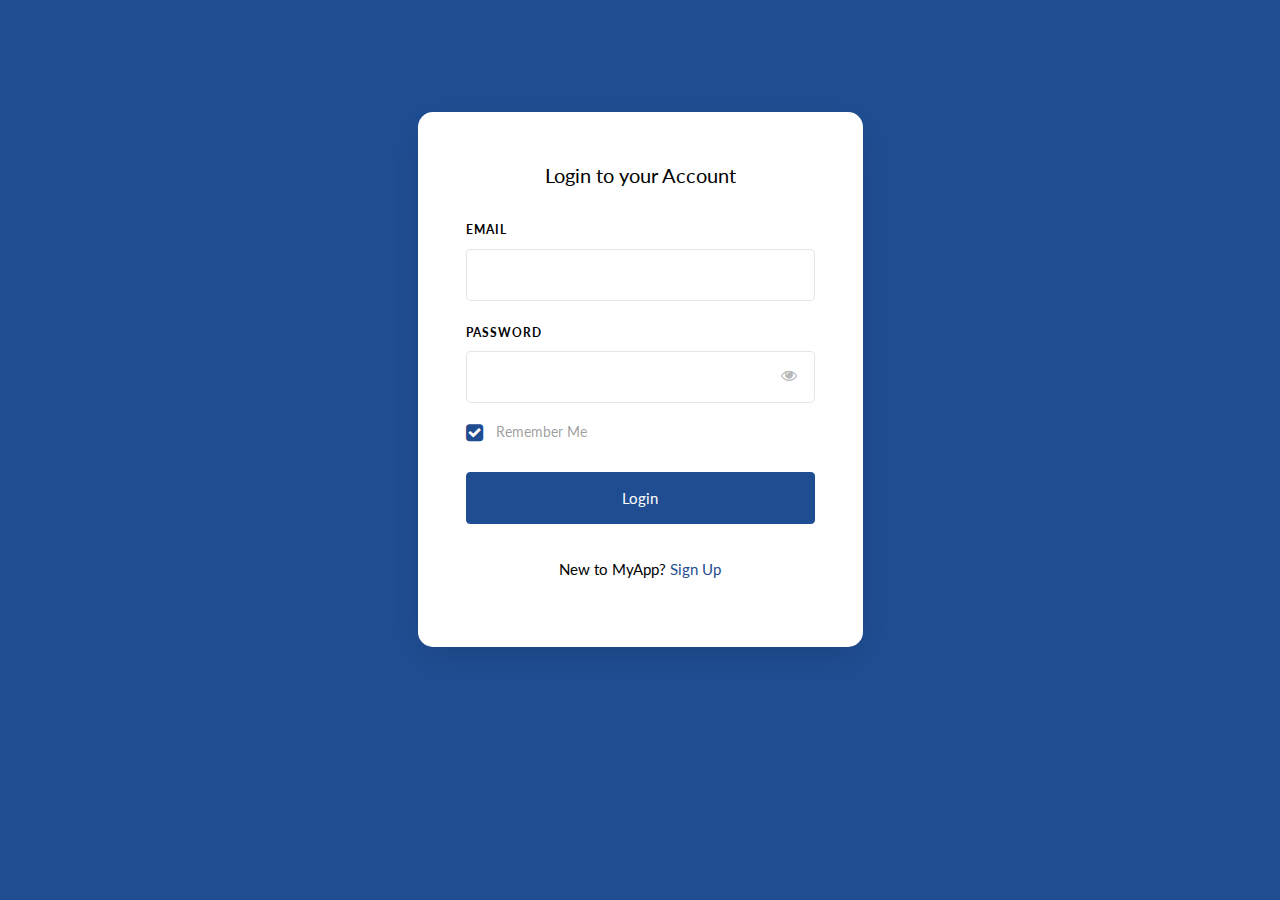
<file: index.html>
<!doctype html>
<html lang="en">

<head>
	<title>Sign In</title>
	<meta charset="utf-8">
	<meta name="viewport" content="width=device-width, initial-scale=1, shrink-to-fit=no">

	<link href="https://fonts.googleapis.com/css?family=Lato:300,400,700&display=swap" rel="stylesheet">

	<link rel="stylesheet" href="https://stackpath.bootstrapcdn.com/font-awesome/4.7.0/css/font-awesome.min.css">

	<link rel="stylesheet" href="css/style.css">

</head>

<body>
	<section class="ftco-section">
		<div class="container">
			<div class="row justify-content-center">
				<div class="col-md-7 col-lg-6 col-xl-5">
					<div class="login-wrap p-4 p-md-5">

						<h3 class="text-center mb-4"><b>Login to your Account</b></h3>
						<form action="#" class="signup-form">
							<div class="form-group mb-3">
								<label class="label" for="email">Email</label>
								<input type="text" class="form-control">
							</div>
							<div class="form-group mb-3">
								<label class="label" for="password">Password</label>
								<input id="password-field" type="password" class="form-control">
								<span toggle="#password-field"
									class="fa fa-fw fa-eye field-icon toggle-password"></span>
							</div>
							<div class="form-group d-md-flex">
								<div class="w-100 text-left">
									<label class="checkbox-wrap checkbox-primary"> Remember me
										<input type="checkbox" checked>
										<span class="checkmark"></span>
									</label>
								</div>
							</div>
							<div class="form-group">
								<button onclick="location.href='pricing.html'" type="submit"
									class="form-control btn btn-primary rounded submit px-3">Login</button>
							</div>
						</form>
						<p class="have-account">New to MyApp? <a href="signup.html"> Sign Up</a></p>
					</div>
				</div>
			</div>
		</div>
	</section>

	<script src="js/jquery.min.js"></script>
	<script src="js/popper.js"></script>
	<script src="js/bootstrap.min.js"></script>
	<script src="js/main.js"></script>

</body>

</html>
</file>
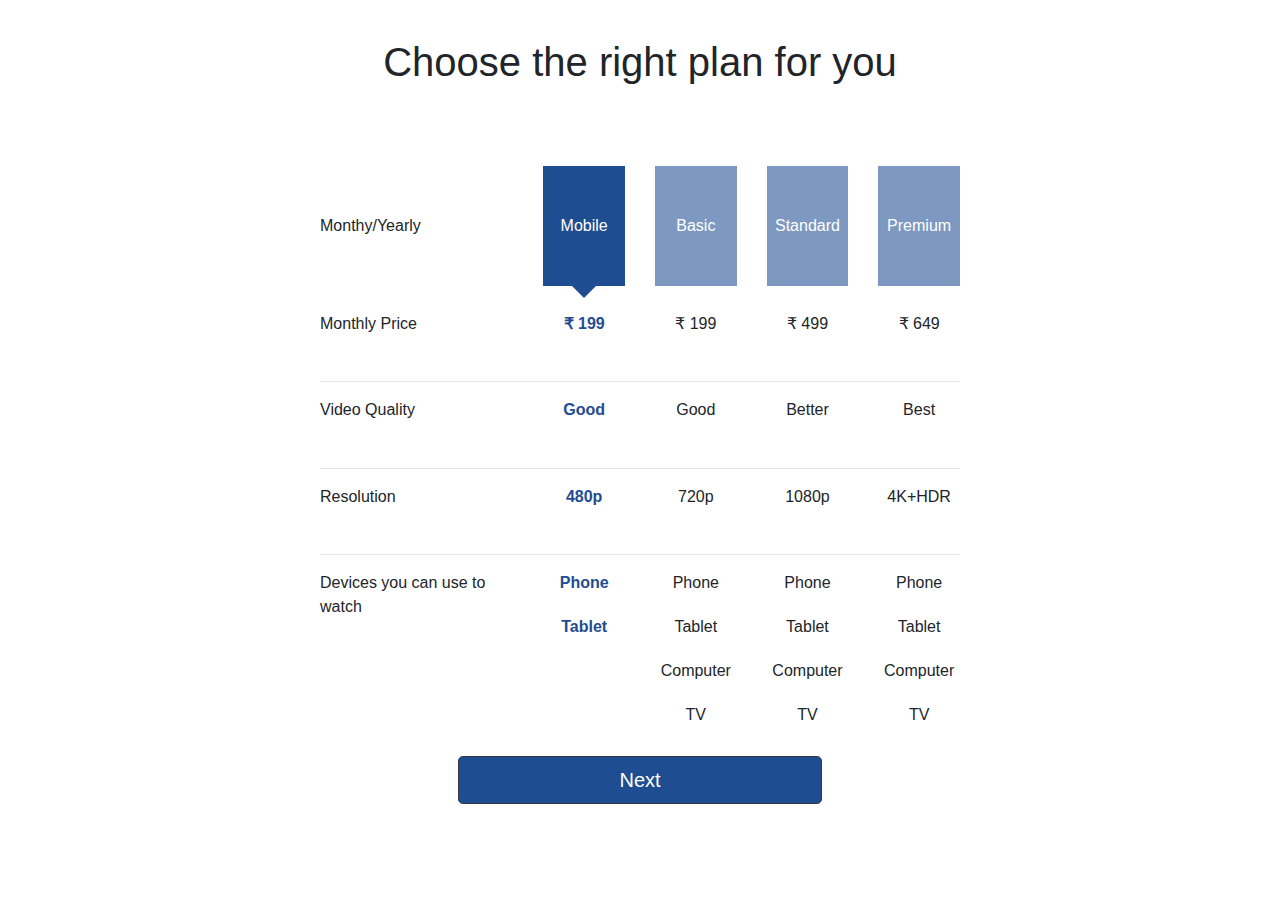
<file: pricing.html>
<!doctype html>
<html lang="en">

<head>
    <title>Pricing</title>
    <meta charset="utf-8">
    <meta name="viewport" content="width=device-width, initial-scale=1, shrink-to-fit=no">

    <link href="https://fonts.googleapis.com/css?family=Lato:300,400,700&display=swap" rel="stylesheet">

    <link rel="stylesheet" href="https://cdn.jsdelivr.net/npm/bootstrap@4.0.0/dist/css/bootstrap.min.css"
        integrity="sha384-Gn5384xqQ1aoWXA+058RXPxPg6fy4IWvTNh0E263XmFcJlSAwiGgFAW/dAiS6JXm" crossorigin="anonymous">

    <link rel="stylesheet" href="https://stackpath.bootstrapcdn.com/font-awesome/4.7.0/css/font-awesome.min.css">

    <link rel="stylesheet" href="css/pricing.css">


</head>

<body>

    <div class="pricing">
        <div class="container-fluid">
            <h1>Choose the right plan for you</h1>

            <div class="row">
                <div class="col-lg-4">
                    <p style="margin-top: 3rem;">Monthy/Yearly</p>
                </div>
                <div class="col-lg-2 price-list">
                    <p class="dropbox" style="background-color: #1f4d91;">Mobile</p>
                    <p class="triangle-down"></p>
                </div>
                <div class="col-lg-2 price-list">
                    <p class="dropbox">Basic</p>
                </div>
                <div class="col-lg-2 price-list">
                    <p class="dropbox">Standard</p>
                </div>
                <div class="col-lg-2 price-list">
                    <p class="dropbox">Premium</p>
                </div>
            </div>
            <div class="row">
                <div class="col-lg-4">
                    Monthly Price
                </div>
                <div class="col-lg-2 price-list">
                    <p style="color: #1f4d91; font-weight: 600;">₹ 199</p>
                </div>
                <div class="col-lg-2 price-list">
                    ₹ 199
                </div>
                <div class="col-lg-2 price-list">
                    ₹ 499
                </div>
                <div class="col-lg-2 price-list">
                    ₹ 649
                </div>
            </div>
            <hr>
            <div class="row">
                <div class="col-lg-4">
                    Video Quality
                </div>
                <div class="col-lg-2 price-list">
                    <p style="color: #1f4d91; font-weight: 600;">Good</p>
                </div>
                <div class="col-lg-2 price-list">
                    Good
                </div>
                <div class="col-lg-2 price-list">
                    Better
                </div>
                <div class="col-lg-2 price-list">
                    Best
                </div>
            </div>
            <hr>
            <div class="row">
                <div class="col-lg-4">
                    Resolution
                </div>
                <div class="col-lg-2 price-list">
                    <p style="color: #1f4d91; font-weight: 600;">480p</p>
                </div>
                <div class="col-lg-2 price-list">
                    720p
                </div>
                <div class="col-lg-2 price-list">
                    1080p
                </div>
                <div class="col-lg-2 price-list">
                    4K+HDR
                </div>
            </div>
            <hr>
            <div class="row">
                <div class="col-lg-4">
                    Devices you can use to watch
                </div>
                <div class="col-lg-2 price-list">
                    <p style="color: #1f4d91; font-weight: 600; margin-bottom: 1.25rem;">Phone</p>
                    <p style="color: #1f4d91; font-weight: 600; margin-bottom: 1.25rem;">Tablet</p>
                </div>
                <div class="col-lg-2 price-list">
                    <p style="margin-bottom: 1.25rem;">Phone</p>
                    <p style="margin-bottom: 1.25rem;">Tablet</p>
                    <p style="margin-bottom: 1.25rem;">Computer</p>
                    <p>TV</p>
                </div>
                <div class="col-lg-2 price-list">
                    <p style="margin-bottom: 1.25rem;">Phone</p>
                    <p style="margin-bottom: 1.25rem;">Tablet</p>
                    <p style="margin-bottom: 1.25rem;">Computer</p>
                    <p>TV</p>
                </div>
                <div class="col-lg-2 price-list">
                    <p style="margin-bottom: 1.25rem;">Phone</p>
                    <p style="margin-bottom: 1.25rem;">Tablet</p>
                    <p style="margin-bottom: 1.25rem;">Computer</p>
                    <p>TV</p>
                </div>
            </div>

            <div class="btn-frame">
                <button class="btn btn-dark btn-lg next-btn" type="button">Next</button>
            </div>
        </div>
    </div>


    <script src="js/jquery.min.js"></script>
    <script src="js/popper.js"></script>
    <script src="js/bootstrap.min.js"></script>
    <script src="js/main.js"></script>

</body>

</html>
</file>
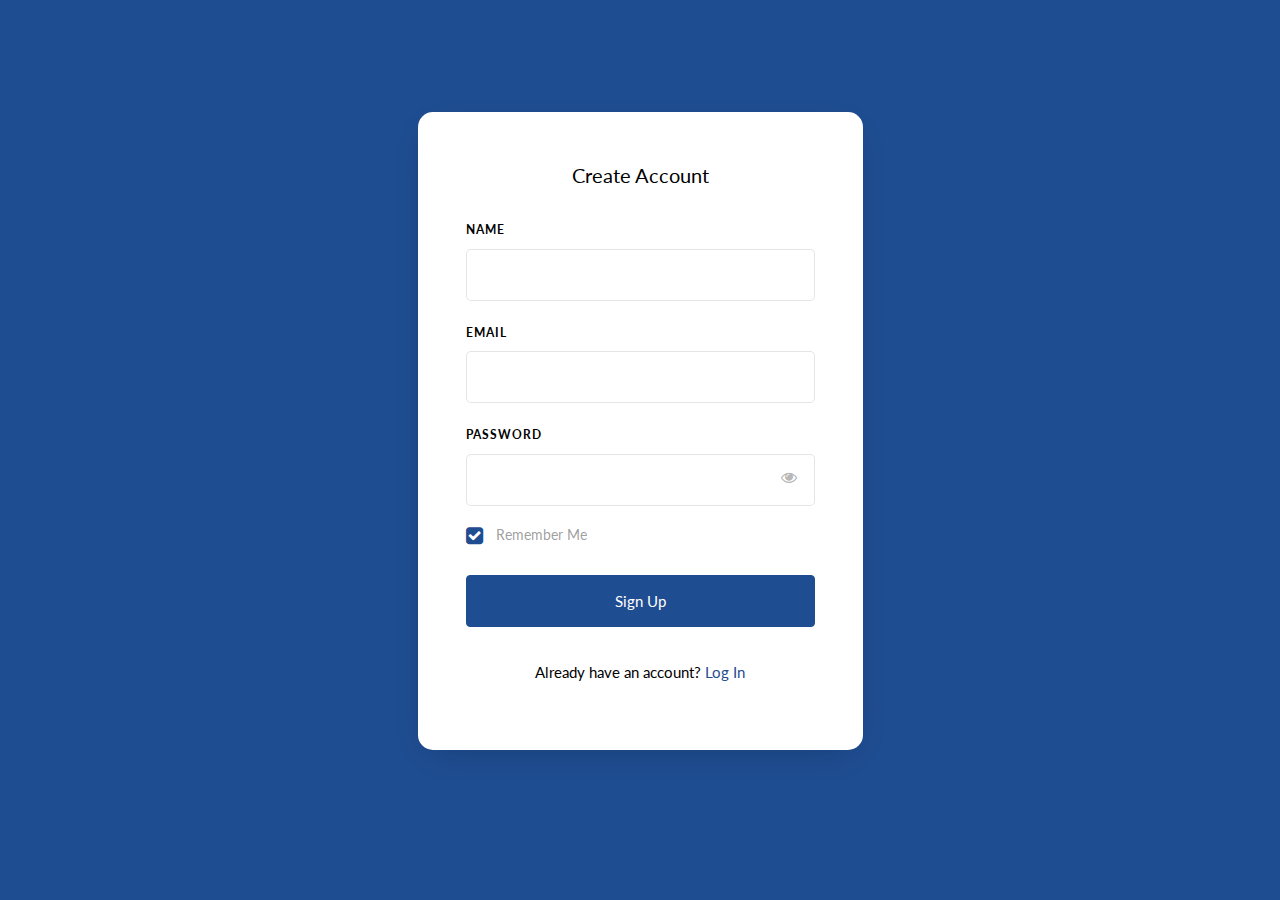
<file: signup.html>
<!doctype html>
<html lang="en">

<head>
	<title>Sign Up</title>
	<meta charset="utf-8">
	<meta name="viewport" content="width=device-width, initial-scale=1, shrink-to-fit=no">

	<link href="https://fonts.googleapis.com/css?family=Lato:300,400,700&display=swap" rel="stylesheet">

	<link rel="stylesheet" href="https://stackpath.bootstrapcdn.com/font-awesome/4.7.0/css/font-awesome.min.css">

	<link rel="stylesheet" href="css/style.css">

</head>

<body>
	<section class="ftco-section">
		<div class="container">
			<div class="row justify-content-center">
				<div class="col-md-7 col-lg-6 col-xl-5">
					<div class="login-wrap p-4 p-md-5">

						<h3 class="text-center mb-4"><b>Create Account</b></h3>
						<form action="#" class="signup-form">
							<div class="form-group mb-3">
								<label class="label" for="name">Name</label>
								<input type="text" class="form-control">
							</div>
							<div class="form-group mb-3">
								<label class="label" for="email">Email</label>
								<input type="text" class="form-control">
							</div>
							<div class="form-group mb-3">
								<label class="label" for="password">Password</label>
								<input id="password-field" type="password" class="form-control">
								<span toggle="#password-field"
									class="fa fa-fw fa-eye field-icon toggle-password"></span>
							</div>
							<div class="form-group d-md-flex">
								<div class="w-100 text-left">
									<label class="checkbox-wrap checkbox-primary"> Remember me
										<input type="checkbox" checked>
										<span class="checkmark"></span>
									</label>
								</div>
							</div>
							<div class="form-group">
								<button onclick="location.href='pricing.html'" type="submit"
									class="form-control btn btn-primary rounded submit px-3">Sign Up</button>
							</div>
						</form>
						<p class="have-account">Already have an account? <a href="index.html">Log In</a></p>
					</div>
				</div>
			</div>
		</div>
	</section>

	<script src="js/jquery.min.js"></script>
	<script src="js/popper.js"></script>
	<script src="js/bootstrap.min.js"></script>
	<script src="js/main.js"></script>

</body>

</html>
</file>
<file: css/style.css>
:root {
  --blue: #007bff;
  --indigo: #6610f2;
  --purple: #6f42c1;
  --pink: #e83e8c;
  --red: #dc3545;
  --orange: #fd7e14;
  --yellow: #ffc107;
  --green: #28a745;
  --teal: #20c997;
  --cyan: #17a2b8;
  --white: #fff;
  --gray: #6c757d;
  --gray-dark: #343a40;
  --primary: #007bff;
  --secondary: #6c757d;
  --success: #28a745;
  --info: #17a2b8;
  --warning: #ffc107;
  --danger: #dc3545;
  --light: #f8f9fa;
  --dark: #343a40;
  --breakpoint-xs: 0;
  --breakpoint-sm: 576px;
  --breakpoint-md: 768px;
  --breakpoint-lg: 992px;
  --breakpoint-xl: 1200px;
  --font-family-sans-serif: -apple-system, BlinkMacSystemFont, "Segoe UI", Roboto, "Helvetica Neue", Arial, "Noto Sans", sans-serif, "Apple Color Emoji", "Segoe UI Emoji", "Segoe UI Symbol", "Noto Color Emoji";
  --font-family-monospace: SFMono-Regular, Menlo, Monaco, Consolas, "Liberation Mono", "Courier New", monospace; }

*,
*::before,
*::after {
  -webkit-box-sizing: border-box;
  box-sizing: border-box; }

html {
  font-family: sans-serif;
  line-height: 1.15;
  -webkit-text-size-adjust: 100%;
  -webkit-tap-highlight-color: rgba(0, 0, 0, 0);
  background-color: #1f4d91; }

article, aside, figcaption, figure, footer, header, hgroup, main, nav, section {
  display: block; }

body {
  margin: 0;
  font-family: -apple-system, BlinkMacSystemFont, "Segoe UI", Roboto, "Helvetica Neue", Arial, "Noto Sans", sans-serif, "Apple Color Emoji", "Segoe UI Emoji", "Segoe UI Symbol", "Noto Color Emoji";
  font-size: 1rem;
  font-weight: 400;
  line-height: 1.5;
  color: #212529;
  text-align: left;
  background-color: #fff; }

[tabindex="-1"]:focus {
  outline: 0 !important; }

hr {
  -webkit-box-sizing: content-box;
  box-sizing: content-box;
  height: 0;
  overflow: visible; }

h1, h2, h3, h4, h5, h6 {
  margin-top: 0;
  margin-bottom: 0.5rem; }

p {
  margin-top: 0;
  margin-bottom: 1rem; }

abbr[title],
abbr[data-original-title] {
  text-decoration: underline;
  -webkit-text-decoration: underline dotted;
  text-decoration: underline dotted;
  cursor: help;
  border-bottom: 0;
  text-decoration-skip-ink: none; }

address {
  margin-bottom: 1rem;
  font-style: normal;
  line-height: inherit; }

ol,
ul,
dl {
  margin-top: 0;
  margin-bottom: 1rem; }

ol ol,
ul ul,
ol ul,
ul ol {
  margin-bottom: 0; }

dt {
  font-weight: 700; }

dd {
  margin-bottom: .5rem;
  margin-left: 0; }

blockquote {
  margin: 0 0 1rem; }

b,
strong {
  font-weight: bolder; }

small {
  font-size: 80%; }

sub,
sup {
  position: relative;
  font-size: 75%;
  line-height: 0;
  vertical-align: baseline; }

sub {
  bottom: -.25em; }

sup {
  top: -.5em; }

a {
  color: #007bff;
  text-decoration: none;
  background-color: transparent; }
  a:hover {
    color: #0056b3;
    text-decoration: underline; }

a:not([href]):not([tabindex]) {
  color: inherit;
  text-decoration: none; }
  a:not([href]):not([tabindex]):hover, a:not([href]):not([tabindex]):focus {
    color: inherit;
    text-decoration: none; }
  a:not([href]):not([tabindex]):focus {
    outline: 0; }

pre,
code,
kbd,
samp {
  font-family: SFMono-Regular, Menlo, Monaco, Consolas, "Liberation Mono", "Courier New", monospace;
  font-size: 1em; }

pre {
  margin-top: 0;
  margin-bottom: 1rem;
  overflow: auto; }

figure {
  margin: 0 0 1rem; }

img {
  vertical-align: middle;
  border-style: none; }

svg {
  overflow: hidden;
  vertical-align: middle; }

table {
  border-collapse: collapse; }

caption {
  padding-top: 0.75rem;
  padding-bottom: 0.75rem;
  color: #6c757d;
  text-align: left;
  caption-side: bottom; }

th {
  text-align: inherit; }

label {
  display: inline-block;
  margin-bottom: 0.5rem; }

button {
  border-radius: 0; }

button:focus {
  outline: 1px dotted;
  outline: 5px auto -webkit-focus-ring-color; }

input,
button,
select,
optgroup,
textarea {
  margin: 0;
  font-family: inherit;
  font-size: inherit;
  line-height: inherit; }

button,
input {
  overflow: visible; }

button,
select {
  text-transform: none; }

select {
  word-wrap: normal; }

button,
[type="button"],
[type="reset"],
[type="submit"] {
  -webkit-appearance: button; }

button:not(:disabled),
[type="button"]:not(:disabled),
[type="reset"]:not(:disabled),
[type="submit"]:not(:disabled) {
  cursor: pointer; }

button::-moz-focus-inner,
[type="button"]::-moz-focus-inner,
[type="reset"]::-moz-focus-inner,
[type="submit"]::-moz-focus-inner {
  padding: 0;
  border-style: none; }

input[type="radio"],
input[type="checkbox"] {
  -webkit-box-sizing: border-box;
  box-sizing: border-box;
  padding: 0; }

input[type="date"],
input[type="time"],
input[type="datetime-local"],
input[type="month"] {
  -webkit-appearance: listbox; }

textarea {
  overflow: auto;
  resize: vertical; }

fieldset {
  min-width: 0;
  padding: 0;
  margin: 0;
  border: 0; }

legend {
  display: block;
  width: 100%;
  max-width: 100%;
  padding: 0;
  margin-bottom: .5rem;
  font-size: 1.5rem;
  line-height: inherit;
  color: inherit;
  white-space: normal; }

progress {
  vertical-align: baseline; }

[type="number"]::-webkit-inner-spin-button,
[type="number"]::-webkit-outer-spin-button {
  height: auto; }

[type="search"] {
  outline-offset: -2px;
  -webkit-appearance: none; }

[type="search"]::-webkit-search-decoration {
  -webkit-appearance: none; }

::-webkit-file-upload-button {
  font: inherit;
  -webkit-appearance: button; }

output {
  display: inline-block; }

summary {
  display: list-item;
  cursor: pointer; }

template {
  display: none; }

[hidden] {
  display: none !important; }

h1, h2, h3, h4, h5, h6,
.h1, .h2, .h3, .h4, .h5, .h6 {
  margin-bottom: 0.5rem;
  font-weight: 500;
  line-height: 1.2; }

h1, .h1 {
  font-size: 2.5rem; }

h2, .h2 {
  font-size: 2rem; }

h3, .h3 {
  font-size: 1.75rem; }

h4, .h4 {
  font-size: 1.5rem; }

h5, .h5 {
  font-size: 1.25rem; }

h6, .h6 {
  font-size: 1rem; }

.lead {
  font-size: 1.25rem;
  font-weight: 300; }

.display-1 {
  font-size: 6rem;
  font-weight: 300;
  line-height: 1.2; }

.display-2 {
  font-size: 5.5rem;
  font-weight: 300;
  line-height: 1.2; }

.display-3 {
  font-size: 4.5rem;
  font-weight: 300;
  line-height: 1.2; }

.display-4 {
  font-size: 3.5rem;
  font-weight: 300;
  line-height: 1.2; }

hr {
  margin-top: 1rem;
  margin-bottom: 1rem;
  border: 0;
  border-top: 1px solid rgba(0, 0, 0, 0.1); }

small,
.small {
  font-size: 80%;
  font-weight: 400; }

mark,
.mark {
  padding: 0.2em;
  background-color: #fcf8e3; }

.list-unstyled {
  padding-left: 0;
  list-style: none; }

.list-inline {
  padding-left: 0;
  list-style: none; }

.list-inline-item {
  display: inline-block; }
  .list-inline-item:not(:last-child) {
    margin-right: 0.5rem; }

.initialism {
  font-size: 90%;
  text-transform: uppercase; }

.blockquote {
  margin-bottom: 1rem;
  font-size: 1.25rem; }

.blockquote-footer {
  display: block;
  font-size: 80%;
  color: #6c757d; }
  .blockquote-footer::before {
    content: "\2014\00A0"; }

.img-fluid {
  max-width: 100%;
  height: auto; }

.img-thumbnail {
  padding: 0.25rem;
  background-color: #fff;
  border: 1px solid #dee2e6;
  border-radius: 0.25rem;
  max-width: 100%;
  height: auto; }

.figure {
  display: inline-block; }

.figure-img {
  margin-bottom: 0.5rem;
  line-height: 1; }

.figure-caption {
  font-size: 90%;
  color: #6c757d; }

code {
  font-size: 87.5%;
  color: #e83e8c;
  word-break: break-word; }
  a > code {
    color: inherit; }

kbd {
  padding: 0.2rem 0.4rem;
  font-size: 87.5%;
  color: #fff;
  background-color: #212529;
  border-radius: 0.2rem; }
  kbd kbd {
    padding: 0;
    font-size: 100%;
    font-weight: 700; }

pre {
  display: block;
  font-size: 87.5%;
  color: #212529; }
  pre code {
    font-size: inherit;
    color: inherit;
    word-break: normal; }

.pre-scrollable {
  max-height: 340px;
  overflow-y: scroll; }

.container {
  width: 100%;
  padding-right: 15px;
  padding-left: 15px;
  margin-right: auto;
  margin-left: auto; }
  @media (min-width: 576px) {
    .container {
      max-width: 540px; } }
  @media (min-width: 768px) {
    .container {
      max-width: 720px; } }
  @media (min-width: 992px) {
    .container {
      max-width: 960px; } }
  @media (min-width: 1200px) {
    .container {
      max-width: 1140px; } }

.container-fluid {
  width: 100%;
  padding-right: 15px;
  padding-left: 15px;
  margin-right: auto;
  margin-left: auto; }

.row {
  display: -webkit-box;
  display: -ms-flexbox;
  display: flex;
  -ms-flex-wrap: wrap;
  flex-wrap: wrap;
  margin-right: -15px;
  margin-left: -15px; }

.no-gutters {
  margin-right: 0;
  margin-left: 0; }
  .no-gutters > .col,
  .no-gutters > [class*="col-"] {
    padding-right: 0;
    padding-left: 0; }

.col-1, .col-2, .col-3, .col-4, .col-5, .col-6, .col-7, .col-8, .col-9, .col-10, .col-11, .col-12, .col,
.col-auto, .col-sm-1, .col-sm-2, .col-sm-3, .col-sm-4, .col-sm-5, .col-sm-6, .col-sm-7, .col-sm-8, .col-sm-9, .col-sm-10, .col-sm-11, .col-sm-12, .col-sm,
.col-sm-auto, .col-md-1, .col-md-2, .col-md-3, .col-md-4, .col-md-5, .col-md-6, .col-md-7, .col-md-8, .col-md-9, .col-md-10, .col-md-11, .col-md-12, .col-md,
.col-md-auto, .col-lg-1, .col-lg-2, .col-lg-3, .col-lg-4, .col-lg-5, .col-lg-6, .col-lg-7, .col-lg-8, .col-lg-9, .col-lg-10, .col-lg-11, .col-lg-12, .col-lg,
.col-lg-auto, .col-xl-1, .col-xl-2, .col-xl-3, .col-xl-4, .col-xl-5, .col-xl-6, .col-xl-7, .col-xl-8, .col-xl-9, .col-xl-10, .col-xl-11, .col-xl-12, .col-xl,
.col-xl-auto {
  position: relative;
  width: 100%;
  padding-right: 15px;
  padding-left: 15px; }

.col {
  -ms-flex-preferred-size: 0;
  flex-basis: 0;
  -webkit-box-flex: 1;
  -ms-flex-positive: 1;
  flex-grow: 1;
  max-width: 100%; }

.col-auto {
  -webkit-box-flex: 0;
  -ms-flex: 0 0 auto;
  flex: 0 0 auto;
  width: auto;
  max-width: 100%; }

.col-1 {
  -webkit-box-flex: 0;
  -ms-flex: 0 0 8.33333%;
  flex: 0 0 8.33333%;
  max-width: 8.33333%; }

.col-2 {
  -webkit-box-flex: 0;
  -ms-flex: 0 0 16.66667%;
  flex: 0 0 16.66667%;
  max-width: 16.66667%; }

.col-3 {
  -webkit-box-flex: 0;
  -ms-flex: 0 0 25%;
  flex: 0 0 25%;
  max-width: 25%; }

.col-4 {
  -webkit-box-flex: 0;
  -ms-flex: 0 0 33.33333%;
  flex: 0 0 33.33333%;
  max-width: 33.33333%; }

.col-5 {
  -webkit-box-flex: 0;
  -ms-flex: 0 0 41.66667%;
  flex: 0 0 41.66667%;
  max-width: 41.66667%; }

.col-6 {
  -webkit-box-flex: 0;
  -ms-flex: 0 0 50%;
  flex: 0 0 50%;
  max-width: 50%; }

.col-7 {
  -webkit-box-flex: 0;
  -ms-flex: 0 0 58.33333%;
  flex: 0 0 58.33333%;
  max-width: 58.33333%; }

.col-8 {
  -webkit-box-flex: 0;
  -ms-flex: 0 0 66.66667%;
  flex: 0 0 66.66667%;
  max-width: 66.66667%; }

.col-9 {
  -webkit-box-flex: 0;
  -ms-flex: 0 0 75%;
  flex: 0 0 75%;
  max-width: 75%; }

.col-10 {
  -webkit-box-flex: 0;
  -ms-flex: 0 0 83.33333%;
  flex: 0 0 83.33333%;
  max-width: 83.33333%; }

.col-11 {
  -webkit-box-flex: 0;
  -ms-flex: 0 0 91.66667%;
  flex: 0 0 91.66667%;
  max-width: 91.66667%; }

.col-12 {
  -webkit-box-flex: 0;
  -ms-flex: 0 0 100%;
  flex: 0 0 100%;
  max-width: 100%; }

.order-first {
  -webkit-box-ordinal-group: 0;
  -ms-flex-order: -1;
  order: -1; }

.order-last {
  -webkit-box-ordinal-group: 14;
  -ms-flex-order: 13;
  order: 13; }

.order-0 {
  -webkit-box-ordinal-group: 1;
  -ms-flex-order: 0;
  order: 0; }

.order-1 {
  -webkit-box-ordinal-group: 2;
  -ms-flex-order: 1;
  order: 1; }

.order-2 {
  -webkit-box-ordinal-group: 3;
  -ms-flex-order: 2;
  order: 2; }

.order-3 {
  -webkit-box-ordinal-group: 4;
  -ms-flex-order: 3;
  order: 3; }

.order-4 {
  -webkit-box-ordinal-group: 5;
  -ms-flex-order: 4;
  order: 4; }

.order-5 {
  -webkit-box-ordinal-group: 6;
  -ms-flex-order: 5;
  order: 5; }

.order-6 {
  -webkit-box-ordinal-group: 7;
  -ms-flex-order: 6;
  order: 6; }

.order-7 {
  -webkit-box-ordinal-group: 8;
  -ms-flex-order: 7;
  order: 7; }

.order-8 {
  -webkit-box-ordinal-group: 9;
  -ms-flex-order: 8;
  order: 8; }

.order-9 {
  -webkit-box-ordinal-group: 10;
  -ms-flex-order: 9;
  order: 9; }

.order-10 {
  -webkit-box-ordinal-group: 11;
  -ms-flex-order: 10;
  order: 10; }

.order-11 {
  -webkit-box-ordinal-group: 12;
  -ms-flex-order: 11;
  order: 11; }

.order-12 {
  -webkit-box-ordinal-group: 13;
  -ms-flex-order: 12;
  order: 12; }

.offset-1 {
  margin-left: 8.33333%; }

.offset-2 {
  margin-left: 16.66667%; }

.offset-3 {
  margin-left: 25%; }

.offset-4 {
  margin-left: 33.33333%; }

.offset-5 {
  margin-left: 41.66667%; }

.offset-6 {
  margin-left: 50%; }

.offset-7 {
  margin-left: 58.33333%; }

.offset-8 {
  margin-left: 66.66667%; }

.offset-9 {
  margin-left: 75%; }

.offset-10 {
  margin-left: 83.33333%; }

.offset-11 {
  margin-left: 91.66667%; }

@media (min-width: 576px) {
  .col-sm {
    -ms-flex-preferred-size: 0;
    flex-basis: 0;
    -webkit-box-flex: 1;
    -ms-flex-positive: 1;
    flex-grow: 1;
    max-width: 100%; }
  .col-sm-auto {
    -webkit-box-flex: 0;
    -ms-flex: 0 0 auto;
    flex: 0 0 auto;
    width: auto;
    max-width: 100%; }
  .col-sm-1 {
    -webkit-box-flex: 0;
    -ms-flex: 0 0 8.33333%;
    flex: 0 0 8.33333%;
    max-width: 8.33333%; }
  .col-sm-2 {
    -webkit-box-flex: 0;
    -ms-flex: 0 0 16.66667%;
    flex: 0 0 16.66667%;
    max-width: 16.66667%; }
  .col-sm-3 {
    -webkit-box-flex: 0;
    -ms-flex: 0 0 25%;
    flex: 0 0 25%;
    max-width: 25%; }
  .col-sm-4 {
    -webkit-box-flex: 0;
    -ms-flex: 0 0 33.33333%;
    flex: 0 0 33.33333%;
    max-width: 33.33333%; }
  .col-sm-5 {
    -webkit-box-flex: 0;
    -ms-flex: 0 0 41.66667%;
    flex: 0 0 41.66667%;
    max-width: 41.66667%; }
  .col-sm-6 {
    -webkit-box-flex: 0;
    -ms-flex: 0 0 50%;
    flex: 0 0 50%;
    max-width: 50%; }
  .col-sm-7 {
    -webkit-box-flex: 0;
    -ms-flex: 0 0 58.33333%;
    flex: 0 0 58.33333%;
    max-width: 58.33333%; }
  .col-sm-8 {
    -webkit-box-flex: 0;
    -ms-flex: 0 0 66.66667%;
    flex: 0 0 66.66667%;
    max-width: 66.66667%; }
  .col-sm-9 {
    -webkit-box-flex: 0;
    -ms-flex: 0 0 75%;
    flex: 0 0 75%;
    max-width: 75%; }
  .col-sm-10 {
    -webkit-box-flex: 0;
    -ms-flex: 0 0 83.33333%;
    flex: 0 0 83.33333%;
    max-width: 83.33333%; }
  .col-sm-11 {
    -webkit-box-flex: 0;
    -ms-flex: 0 0 91.66667%;
    flex: 0 0 91.66667%;
    max-width: 91.66667%; }
  .col-sm-12 {
    -webkit-box-flex: 0;
    -ms-flex: 0 0 100%;
    flex: 0 0 100%;
    max-width: 100%; }
  .order-sm-first {
    -webkit-box-ordinal-group: 0;
    -ms-flex-order: -1;
    order: -1; }
  .order-sm-last {
    -webkit-box-ordinal-group: 14;
    -ms-flex-order: 13;
    order: 13; }
  .order-sm-0 {
    -webkit-box-ordinal-group: 1;
    -ms-flex-order: 0;
    order: 0; }
  .order-sm-1 {
    -webkit-box-ordinal-group: 2;
    -ms-flex-order: 1;
    order: 1; }
  .order-sm-2 {
    -webkit-box-ordinal-group: 3;
    -ms-flex-order: 2;
    order: 2; }
  .order-sm-3 {
    -webkit-box-ordinal-group: 4;
    -ms-flex-order: 3;
    order: 3; }
  .order-sm-4 {
    -webkit-box-ordinal-group: 5;
    -ms-flex-order: 4;
    order: 4; }
  .order-sm-5 {
    -webkit-box-ordinal-group: 6;
    -ms-flex-order: 5;
    order: 5; }
  .order-sm-6 {
    -webkit-box-ordinal-group: 7;
    -ms-flex-order: 6;
    order: 6; }
  .order-sm-7 {
    -webkit-box-ordinal-group: 8;
    -ms-flex-order: 7;
    order: 7; }
  .order-sm-8 {
    -webkit-box-ordinal-group: 9;
    -ms-flex-order: 8;
    order: 8; }
  .order-sm-9 {
    -webkit-box-ordinal-group: 10;
    -ms-flex-order: 9;
    order: 9; }
  .order-sm-10 {
    -webkit-box-ordinal-group: 11;
    -ms-flex-order: 10;
    order: 10; }
  .order-sm-11 {
    -webkit-box-ordinal-group: 12;
    -ms-flex-order: 11;
    order: 11; }
  .order-sm-12 {
    -webkit-box-ordinal-group: 13;
    -ms-flex-order: 12;
    order: 12; }
  .offset-sm-0 {
    margin-left: 0; }
  .offset-sm-1 {
    margin-left: 8.33333%; }
  .offset-sm-2 {
    margin-left: 16.66667%; }
  .offset-sm-3 {
    margin-left: 25%; }
  .offset-sm-4 {
    margin-left: 33.33333%; }
  .offset-sm-5 {
    margin-left: 41.66667%; }
  .offset-sm-6 {
    margin-left: 50%; }
  .offset-sm-7 {
    margin-left: 58.33333%; }
  .offset-sm-8 {
    margin-left: 66.66667%; }
  .offset-sm-9 {
    margin-left: 75%; }
  .offset-sm-10 {
    margin-left: 83.33333%; }
  .offset-sm-11 {
    margin-left: 91.66667%; } }

@media (min-width: 768px) {
  .col-md {
    -ms-flex-preferred-size: 0;
    flex-basis: 0;
    -webkit-box-flex: 1;
    -ms-flex-positive: 1;
    flex-grow: 1;
    max-width: 100%; }
  .col-md-auto {
    -webkit-box-flex: 0;
    -ms-flex: 0 0 auto;
    flex: 0 0 auto;
    width: auto;
    max-width: 100%; }
  .col-md-1 {
    -webkit-box-flex: 0;
    -ms-flex: 0 0 8.33333%;
    flex: 0 0 8.33333%;
    max-width: 8.33333%; }
  .col-md-2 {
    -webkit-box-flex: 0;
    -ms-flex: 0 0 16.66667%;
    flex: 0 0 16.66667%;
    max-width: 16.66667%; }
  .col-md-3 {
    -webkit-box-flex: 0;
    -ms-flex: 0 0 25%;
    flex: 0 0 25%;
    max-width: 25%; }
  .col-md-4 {
    -webkit-box-flex: 0;
    -ms-flex: 0 0 33.33333%;
    flex: 0 0 33.33333%;
    max-width: 33.33333%; }
  .col-md-5 {
    -webkit-box-flex: 0;
    -ms-flex: 0 0 41.66667%;
    flex: 0 0 41.66667%;
    max-width: 41.66667%; }
  .col-md-6 {
    -webkit-box-flex: 0;
    -ms-flex: 0 0 50%;
    flex: 0 0 50%;
    max-width: 50%; }
  .col-md-7 {
    -webkit-box-flex: 0;
    -ms-flex: 0 0 58.33333%;
    flex: 0 0 58.33333%;
    max-width: 58.33333%; }
  .col-md-8 {
    -webkit-box-flex: 0;
    -ms-flex: 0 0 66.66667%;
    flex: 0 0 66.66667%;
    max-width: 66.66667%; }
  .col-md-9 {
    -webkit-box-flex: 0;
    -ms-flex: 0 0 75%;
    flex: 0 0 75%;
    max-width: 75%; }
  .col-md-10 {
    -webkit-box-flex: 0;
    -ms-flex: 0 0 83.33333%;
    flex: 0 0 83.33333%;
    max-width: 83.33333%; }
  .col-md-11 {
    -webkit-box-flex: 0;
    -ms-flex: 0 0 91.66667%;
    flex: 0 0 91.66667%;
    max-width: 91.66667%; }
  .col-md-12 {
    -webkit-box-flex: 0;
    -ms-flex: 0 0 100%;
    flex: 0 0 100%;
    max-width: 100%; }
  .order-md-first {
    -webkit-box-ordinal-group: 0;
    -ms-flex-order: -1;
    order: -1; }
  .order-md-last {
    -webkit-box-ordinal-group: 14;
    -ms-flex-order: 13;
    order: 13; }
  .order-md-0 {
    -webkit-box-ordinal-group: 1;
    -ms-flex-order: 0;
    order: 0; }
  .order-md-1 {
    -webkit-box-ordinal-group: 2;
    -ms-flex-order: 1;
    order: 1; }
  .order-md-2 {
    -webkit-box-ordinal-group: 3;
    -ms-flex-order: 2;
    order: 2; }
  .order-md-3 {
    -webkit-box-ordinal-group: 4;
    -ms-flex-order: 3;
    order: 3; }
  .order-md-4 {
    -webkit-box-ordinal-group: 5;
    -ms-flex-order: 4;
    order: 4; }
  .order-md-5 {
    -webkit-box-ordinal-group: 6;
    -ms-flex-order: 5;
    order: 5; }
  .order-md-6 {
    -webkit-box-ordinal-group: 7;
    -ms-flex-order: 6;
    order: 6; }
  .order-md-7 {
    -webkit-box-ordinal-group: 8;
    -ms-flex-order: 7;
    order: 7; }
  .order-md-8 {
    -webkit-box-ordinal-group: 9;
    -ms-flex-order: 8;
    order: 8; }
  .order-md-9 {
    -webkit-box-ordinal-group: 10;
    -ms-flex-order: 9;
    order: 9; }
  .order-md-10 {
    -webkit-box-ordinal-group: 11;
    -ms-flex-order: 10;
    order: 10; }
  .order-md-11 {
    -webkit-box-ordinal-group: 12;
    -ms-flex-order: 11;
    order: 11; }
  .order-md-12 {
    -webkit-box-ordinal-group: 13;
    -ms-flex-order: 12;
    order: 12; }
  .offset-md-0 {
    margin-left: 0; }
  .offset-md-1 {
    margin-left: 8.33333%; }
  .offset-md-2 {
    margin-left: 16.66667%; }
  .offset-md-3 {
    margin-left: 25%; }
  .offset-md-4 {
    margin-left: 33.33333%; }
  .offset-md-5 {
    margin-left: 41.66667%; }
  .offset-md-6 {
    margin-left: 50%; }
  .offset-md-7 {
    margin-left: 58.33333%; }
  .offset-md-8 {
    margin-left: 66.66667%; }
  .offset-md-9 {
    margin-left: 75%; }
  .offset-md-10 {
    margin-left: 83.33333%; }
  .offset-md-11 {
    margin-left: 91.66667%; } }

@media (min-width: 992px) {
  .col-lg {
    -ms-flex-preferred-size: 0;
    flex-basis: 0;
    -webkit-box-flex: 1;
    -ms-flex-positive: 1;
    flex-grow: 1;
    max-width: 100%; }
  .col-lg-auto {
    -webkit-box-flex: 0;
    -ms-flex: 0 0 auto;
    flex: 0 0 auto;
    width: auto;
    max-width: 100%; }
  .col-lg-1 {
    -webkit-box-flex: 0;
    -ms-flex: 0 0 8.33333%;
    flex: 0 0 8.33333%;
    max-width: 8.33333%; }
  .col-lg-2 {
    -webkit-box-flex: 0;
    -ms-flex: 0 0 16.66667%;
    flex: 0 0 16.66667%;
    max-width: 16.66667%; }
  .col-lg-3 {
    -webkit-box-flex: 0;
    -ms-flex: 0 0 25%;
    flex: 0 0 25%;
    max-width: 25%; }
  .col-lg-4 {
    -webkit-box-flex: 0;
    -ms-flex: 0 0 33.33333%;
    flex: 0 0 33.33333%;
    max-width: 33.33333%; }
  .col-lg-5 {
    -webkit-box-flex: 0;
    -ms-flex: 0 0 41.66667%;
    flex: 0 0 41.66667%;
    max-width: 41.66667%; }
  .col-lg-6 {
    -webkit-box-flex: 0;
    -ms-flex: 0 0 50%;
    flex: 0 0 50%;
    max-width: 50%; }
  .col-lg-7 {
    -webkit-box-flex: 0;
    -ms-flex: 0 0 58.33333%;
    flex: 0 0 58.33333%;
    max-width: 58.33333%; }
  .col-lg-8 {
    -webkit-box-flex: 0;
    -ms-flex: 0 0 66.66667%;
    flex: 0 0 66.66667%;
    max-width: 66.66667%; }
  .col-lg-9 {
    -webkit-box-flex: 0;
    -ms-flex: 0 0 75%;
    flex: 0 0 75%;
    max-width: 75%; }
  .col-lg-10 {
    -webkit-box-flex: 0;
    -ms-flex: 0 0 83.33333%;
    flex: 0 0 83.33333%;
    max-width: 83.33333%; }
  .col-lg-11 {
    -webkit-box-flex: 0;
    -ms-flex: 0 0 91.66667%;
    flex: 0 0 91.66667%;
    max-width: 91.66667%; }
  .col-lg-12 {
    -webkit-box-flex: 0;
    -ms-flex: 0 0 100%;
    flex: 0 0 100%;
    max-width: 100%; }
  .order-lg-first {
    -webkit-box-ordinal-group: 0;
    -ms-flex-order: -1;
    order: -1; }
  .order-lg-last {
    -webkit-box-ordinal-group: 14;
    -ms-flex-order: 13;
    order: 13; }
  .order-lg-0 {
    -webkit-box-ordinal-group: 1;
    -ms-flex-order: 0;
    order: 0; }
  .order-lg-1 {
    -webkit-box-ordinal-group: 2;
    -ms-flex-order: 1;
    order: 1; }
  .order-lg-2 {
    -webkit-box-ordinal-group: 3;
    -ms-flex-order: 2;
    order: 2; }
  .order-lg-3 {
    -webkit-box-ordinal-group: 4;
    -ms-flex-order: 3;
    order: 3; }
  .order-lg-4 {
    -webkit-box-ordinal-group: 5;
    -ms-flex-order: 4;
    order: 4; }
  .order-lg-5 {
    -webkit-box-ordinal-group: 6;
    -ms-flex-order: 5;
    order: 5; }
  .order-lg-6 {
    -webkit-box-ordinal-group: 7;
    -ms-flex-order: 6;
    order: 6; }
  .order-lg-7 {
    -webkit-box-ordinal-group: 8;
    -ms-flex-order: 7;
    order: 7; }
  .order-lg-8 {
    -webkit-box-ordinal-group: 9;
    -ms-flex-order: 8;
    order: 8; }
  .order-lg-9 {
    -webkit-box-ordinal-group: 10;
    -ms-flex-order: 9;
    order: 9; }
  .order-lg-10 {
    -webkit-box-ordinal-group: 11;
    -ms-flex-order: 10;
    order: 10; }
  .order-lg-11 {
    -webkit-box-ordinal-group: 12;
    -ms-flex-order: 11;
    order: 11; }
  .order-lg-12 {
    -webkit-box-ordinal-group: 13;
    -ms-flex-order: 12;
    order: 12; }
  .offset-lg-0 {
    margin-left: 0; }
  .offset-lg-1 {
    margin-left: 8.33333%; }
  .offset-lg-2 {
    margin-left: 16.66667%; }
  .offset-lg-3 {
    margin-left: 25%; }
  .offset-lg-4 {
    margin-left: 33.33333%; }
  .offset-lg-5 {
    margin-left: 41.66667%; }
  .offset-lg-6 {
    margin-left: 50%; }
  .offset-lg-7 {
    margin-left: 58.33333%; }
  .offset-lg-8 {
    margin-left: 66.66667%; }
  .offset-lg-9 {
    margin-left: 75%; }
  .offset-lg-10 {
    margin-left: 83.33333%; }
  .offset-lg-11 {
    margin-left: 91.66667%; } }

@media (min-width: 1200px) {
  .col-xl {
    -ms-flex-preferred-size: 0;
    flex-basis: 0;
    -webkit-box-flex: 1;
    -ms-flex-positive: 1;
    flex-grow: 1;
    max-width: 100%; }
  .col-xl-auto {
    -webkit-box-flex: 0;
    -ms-flex: 0 0 auto;
    flex: 0 0 auto;
    width: auto;
    max-width: 100%; }
  .col-xl-1 {
    -webkit-box-flex: 0;
    -ms-flex: 0 0 8.33333%;
    flex: 0 0 8.33333%;
    max-width: 8.33333%; }
  .col-xl-2 {
    -webkit-box-flex: 0;
    -ms-flex: 0 0 16.66667%;
    flex: 0 0 16.66667%;
    max-width: 16.66667%; }
  .col-xl-3 {
    -webkit-box-flex: 0;
    -ms-flex: 0 0 25%;
    flex: 0 0 25%;
    max-width: 25%; }
  .col-xl-4 {
    -webkit-box-flex: 0;
    -ms-flex: 0 0 33.33333%;
    flex: 0 0 33.33333%;
    max-width: 33.33333%; }
  .col-xl-5 {
    -webkit-box-flex: 0;
    -ms-flex: 0 0 41.66667%;
    flex: 0 0 41.66667%;
    max-width: 41.66667%; }
  .col-xl-6 {
    -webkit-box-flex: 0;
    -ms-flex: 0 0 50%;
    flex: 0 0 50%;
    max-width: 50%; }
  .col-xl-7 {
    -webkit-box-flex: 0;
    -ms-flex: 0 0 58.33333%;
    flex: 0 0 58.33333%;
    max-width: 58.33333%; }
  .col-xl-8 {
    -webkit-box-flex: 0;
    -ms-flex: 0 0 66.66667%;
    flex: 0 0 66.66667%;
    max-width: 66.66667%; }
  .col-xl-9 {
    -webkit-box-flex: 0;
    -ms-flex: 0 0 75%;
    flex: 0 0 75%;
    max-width: 75%; }
  .col-xl-10 {
    -webkit-box-flex: 0;
    -ms-flex: 0 0 83.33333%;
    flex: 0 0 83.33333%;
    max-width: 83.33333%; }
  .col-xl-11 {
    -webkit-box-flex: 0;
    -ms-flex: 0 0 91.66667%;
    flex: 0 0 91.66667%;
    max-width: 91.66667%; }
  .col-xl-12 {
    -webkit-box-flex: 0;
    -ms-flex: 0 0 100%;
    flex: 0 0 100%;
    max-width: 100%; }
  .order-xl-first {
    -webkit-box-ordinal-group: 0;
    -ms-flex-order: -1;
    order: -1; }
  .order-xl-last {
    -webkit-box-ordinal-group: 14;
    -ms-flex-order: 13;
    order: 13; }
  .order-xl-0 {
    -webkit-box-ordinal-group: 1;
    -ms-flex-order: 0;
    order: 0; }
  .order-xl-1 {
    -webkit-box-ordinal-group: 2;
    -ms-flex-order: 1;
    order: 1; }
  .order-xl-2 {
    -webkit-box-ordinal-group: 3;
    -ms-flex-order: 2;
    order: 2; }
  .order-xl-3 {
    -webkit-box-ordinal-group: 4;
    -ms-flex-order: 3;
    order: 3; }
  .order-xl-4 {
    -webkit-box-ordinal-group: 5;
    -ms-flex-order: 4;
    order: 4; }
  .order-xl-5 {
    -webkit-box-ordinal-group: 6;
    -ms-flex-order: 5;
    order: 5; }
  .order-xl-6 {
    -webkit-box-ordinal-group: 7;
    -ms-flex-order: 6;
    order: 6; }
  .order-xl-7 {
    -webkit-box-ordinal-group: 8;
    -ms-flex-order: 7;
    order: 7; }
  .order-xl-8 {
    -webkit-box-ordinal-group: 9;
    -ms-flex-order: 8;
    order: 8; }
  .order-xl-9 {
    -webkit-box-ordinal-group: 10;
    -ms-flex-order: 9;
    order: 9; }
  .order-xl-10 {
    -webkit-box-ordinal-group: 11;
    -ms-flex-order: 10;
    order: 10; }
  .order-xl-11 {
    -webkit-box-ordinal-group: 12;
    -ms-flex-order: 11;
    order: 11; }
  .order-xl-12 {
    -webkit-box-ordinal-group: 13;
    -ms-flex-order: 12;
    order: 12; }
  .offset-xl-0 {
    margin-left: 0; }
  .offset-xl-1 {
    margin-left: 8.33333%; }
  .offset-xl-2 {
    margin-left: 16.66667%; }
  .offset-xl-3 {
    margin-left: 25%; }
  .offset-xl-4 {
    margin-left: 33.33333%; }
  .offset-xl-5 {
    margin-left: 41.66667%; }
  .offset-xl-6 {
    margin-left: 50%; }
  .offset-xl-7 {
    margin-left: 58.33333%; }
  .offset-xl-8 {
    margin-left: 66.66667%; }
  .offset-xl-9 {
    margin-left: 75%; }
  .offset-xl-10 {
    margin-left: 83.33333%; }
  .offset-xl-11 {
    margin-left: 91.66667%; } }

.table {
  width: 100%;
  margin-bottom: 1rem;
  color: #212529; }
  .table th,
  .table td {
    padding: 0.75rem;
    vertical-align: top;
    border-top: 1px solid #dee2e6; }
  .table thead th {
    vertical-align: bottom;
    border-bottom: 2px solid #dee2e6; }
  .table tbody + tbody {
    border-top: 2px solid #dee2e6; }

.table-sm th,
.table-sm td {
  padding: 0.3rem; }

.table-bordered {
  border: 1px solid #dee2e6; }
  .table-bordered th,
  .table-bordered td {
    border: 1px solid #dee2e6; }
  .table-bordered thead th,
  .table-bordered thead td {
    border-bottom-width: 2px; }

.table-borderless th,
.table-borderless td,
.table-borderless thead th,
.table-borderless tbody + tbody {
  border: 0; }

.table-striped tbody tr:nth-of-type(odd) {
  background-color: rgba(0, 0, 0, 0.05); }

.table-hover tbody tr:hover {
  color: #212529;
  background-color: rgba(0, 0, 0, 0.075); }

.table-primary,
.table-primary > th,
.table-primary > td {
  background-color: #b8daff; }

.table-primary th,
.table-primary td,
.table-primary thead th,
.table-primary tbody + tbody {
  border-color: #7abaff; }

.table-hover .table-primary:hover {
  background-color: #9fcdff; }
  .table-hover .table-primary:hover > td,
  .table-hover .table-primary:hover > th {
    background-color: #9fcdff; }

.table-secondary,
.table-secondary > th,
.table-secondary > td {
  background-color: #d6d8db; }

.table-secondary th,
.table-secondary td,
.table-secondary thead th,
.table-secondary tbody + tbody {
  border-color: #b3b7bb; }

.table-hover .table-secondary:hover {
  background-color: #c8cbcf; }
  .table-hover .table-secondary:hover > td,
  .table-hover .table-secondary:hover > th {
    background-color: #c8cbcf; }

.table-success,
.table-success > th,
.table-success > td {
  background-color: #c3e6cb; }

.table-success th,
.table-success td,
.table-success thead th,
.table-success tbody + tbody {
  border-color: #8fd19e; }

.table-hover .table-success:hover {
  background-color: #b1dfbb; }
  .table-hover .table-success:hover > td,
  .table-hover .table-success:hover > th {
    background-color: #b1dfbb; }

.table-info,
.table-info > th,
.table-info > td {
  background-color: #bee5eb; }

.table-info th,
.table-info td,
.table-info thead th,
.table-info tbody + tbody {
  border-color: #86cfda; }

.table-hover .table-info:hover {
  background-color: #abdde5; }
  .table-hover .table-info:hover > td,
  .table-hover .table-info:hover > th {
    background-color: #abdde5; }

.table-warning,
.table-warning > th,
.table-warning > td {
  background-color: #ffeeba; }

.table-warning th,
.table-warning td,
.table-warning thead th,
.table-warning tbody + tbody {
  border-color: #ffdf7e; }

.table-hover .table-warning:hover {
  background-color: #ffe8a1; }
  .table-hover .table-warning:hover > td,
  .table-hover .table-warning:hover > th {
    background-color: #ffe8a1; }

.table-danger,
.table-danger > th,
.table-danger > td {
  background-color: #f5c6cb; }

.table-danger th,
.table-danger td,
.table-danger thead th,
.table-danger tbody + tbody {
  border-color: #ed969e; }

.table-hover .table-danger:hover {
  background-color: #f1b0b7; }
  .table-hover .table-danger:hover > td,
  .table-hover .table-danger:hover > th {
    background-color: #f1b0b7; }

.table-light,
.table-light > th,
.table-light > td {
  background-color: #fdfdfe; }

.table-light th,
.table-light td,
.table-light thead th,
.table-light tbody + tbody {
  border-color: #fbfcfc; }

.table-hover .table-light:hover {
  background-color: #ececf6; }
  .table-hover .table-light:hover > td,
  .table-hover .table-light:hover > th {
    background-color: #ececf6; }

.table-dark,
.table-dark > th,
.table-dark > td {
  background-color: #c6c8ca; }

.table-dark th,
.table-dark td,
.table-dark thead th,
.table-dark tbody + tbody {
  border-color: #95999c; }

.table-hover .table-dark:hover {
  background-color: #b9bbbe; }
  .table-hover .table-dark:hover > td,
  .table-hover .table-dark:hover > th {
    background-color: #b9bbbe; }

.table-active,
.table-active > th,
.table-active > td {
  background-color: rgba(0, 0, 0, 0.075); }

.table-hover .table-active:hover {
  background-color: rgba(0, 0, 0, 0.075); }
  .table-hover .table-active:hover > td,
  .table-hover .table-active:hover > th {
    background-color: rgba(0, 0, 0, 0.075); }

.table .thead-dark th {
  color: #fff;
  background-color: #343a40;
  border-color: #454d55; }

.table .thead-light th {
  color: #495057;
  background-color: #e9ecef;
  border-color: #dee2e6; }

.table-dark {
  color: #fff;
  background-color: #343a40; }
  .table-dark th,
  .table-dark td,
  .table-dark thead th {
    border-color: #454d55; }
  .table-dark.table-bordered {
    border: 0; }
  .table-dark.table-striped tbody tr:nth-of-type(odd) {
    background-color: rgba(255, 255, 255, 0.05); }
  .table-dark.table-hover tbody tr:hover {
    color: #fff;
    background-color: rgba(255, 255, 255, 0.075); }

@media (max-width: 575.98px) {
  .table-responsive-sm {
    display: block;
    width: 100%;
    overflow-x: auto;
    -webkit-overflow-scrolling: touch; }
    .table-responsive-sm > .table-bordered {
      border: 0; } }

@media (max-width: 767.98px) {
  .table-responsive-md {
    display: block;
    width: 100%;
    overflow-x: auto;
    -webkit-overflow-scrolling: touch; }
    .table-responsive-md > .table-bordered {
      border: 0; } }

@media (max-width: 991.98px) {
  .table-responsive-lg {
    display: block;
    width: 100%;
    overflow-x: auto;
    -webkit-overflow-scrolling: touch; }
    .table-responsive-lg > .table-bordered {
      border: 0; } }

@media (max-width: 1199.98px) {
  .table-responsive-xl {
    display: block;
    width: 100%;
    overflow-x: auto;
    -webkit-overflow-scrolling: touch; }
    .table-responsive-xl > .table-bordered {
      border: 0; } }

.table-responsive {
  display: block;
  width: 100%;
  overflow-x: auto;
  -webkit-overflow-scrolling: touch; }
  .table-responsive > .table-bordered {
    border: 0; }

.form-control {
  display: block;
  width: 100%;
  height: calc(1.5em + 0.75rem + 2px);
  padding: 0.375rem 0.75rem;
  font-size: 1rem;
  font-weight: 400;
  line-height: 1.5;
  color: #495057;
  background-color: #fff;
  background-clip: padding-box;
  border: 1px solid #ced4da;
  border-radius: 0.25rem;
  -webkit-transition: border-color 0.15s ease-in-out, -webkit-box-shadow 0.15s ease-in-out;
  transition: border-color 0.15s ease-in-out, -webkit-box-shadow 0.15s ease-in-out;
  -o-transition: border-color 0.15s ease-in-out, box-shadow 0.15s ease-in-out;
  transition: border-color 0.15s ease-in-out, box-shadow 0.15s ease-in-out;
  transition: border-color 0.15s ease-in-out, box-shadow 0.15s ease-in-out, -webkit-box-shadow 0.15s ease-in-out; }
  @media (prefers-reduced-motion: reduce) {
    .form-control {
      -webkit-transition: none;
      -o-transition: none;
      transition: none; } }
  .form-control::-ms-expand {
    background-color: transparent;
    border: 0; }
  .form-control:focus {
    color: #495057;
    background-color: #fff;
    border-color: #80bdff;
    outline: 0;
    -webkit-box-shadow: 0 0 0 0.2rem rgba(0, 123, 255, 0.25);
    box-shadow: 0 0 0 0.2rem rgba(0, 123, 255, 0.25); }
  .form-control::-webkit-input-placeholder {
    color: #6c757d;
    opacity: 1; }
  .form-control:-ms-input-placeholder {
    color: #6c757d;
    opacity: 1; }
  .form-control::-ms-input-placeholder {
    color: #6c757d;
    opacity: 1; }
  .form-control::placeholder {
    color: #6c757d;
    opacity: 1; }
  .form-control:disabled, .form-control[readonly] {
    background-color: #e9ecef;
    opacity: 1; }

select.form-control:focus::-ms-value {
  color: #495057;
  background-color: #fff; }

.form-control-file,
.form-control-range {
  display: block;
  width: 100%; }

.col-form-label {
  padding-top: calc(0.375rem + 1px);
  padding-bottom: calc(0.375rem + 1px);
  margin-bottom: 0;
  font-size: inherit;
  line-height: 1.5; }

.col-form-label-lg {
  padding-top: calc(0.5rem + 1px);
  padding-bottom: calc(0.5rem + 1px);
  font-size: 1.25rem;
  line-height: 1.5; }

.col-form-label-sm {
  padding-top: calc(0.25rem + 1px);
  padding-bottom: calc(0.25rem + 1px);
  font-size: 0.875rem;
  line-height: 1.5; }

.form-control-plaintext {
  display: block;
  width: 100%;
  padding-top: 0.375rem;
  padding-bottom: 0.375rem;
  margin-bottom: 0;
  line-height: 1.5;
  color: #212529;
  background-color: transparent;
  border: solid transparent;
  border-width: 1px 0; }
  .form-control-plaintext.form-control-sm, .form-control-plaintext.form-control-lg {
    padding-right: 0;
    padding-left: 0; }

.form-control-sm {
  height: calc(1.5em + 0.5rem + 2px);
  padding: 0.25rem 0.5rem;
  font-size: 0.875rem;
  line-height: 1.5;
  border-radius: 0.2rem; }

.form-control-lg {
  height: calc(1.5em + 1rem + 2px);
  padding: 0.5rem 1rem;
  font-size: 1.25rem;
  line-height: 1.5;
  border-radius: 0.3rem; }

select.form-control[size], select.form-control[multiple] {
  height: auto; }

textarea.form-control {
  height: auto; }

.form-group {
  margin-bottom: 1rem; }

.form-text {
  display: block;
  margin-top: 0.25rem; }

.form-row {
  display: -webkit-box;
  display: -ms-flexbox;
  display: flex;
  -ms-flex-wrap: wrap;
  flex-wrap: wrap;
  margin-right: -5px;
  margin-left: -5px; }
  .form-row > .col,
  .form-row > [class*="col-"] {
    padding-right: 5px;
    padding-left: 5px; }

.form-check {
  position: relative;
  display: block;
  padding-left: 1.25rem; }

.form-check-input {
  position: absolute;
  margin-top: 0.3rem;
  margin-left: -1.25rem; }
  .form-check-input:disabled ~ .form-check-label {
    color: #6c757d; }

.form-check-label {
  margin-bottom: 0; }

.form-check-inline {
  display: -webkit-inline-box;
  display: -ms-inline-flexbox;
  display: inline-flex;
  -webkit-box-align: center;
  -ms-flex-align: center;
  align-items: center;
  padding-left: 0;
  margin-right: 0.75rem; }
  .form-check-inline .form-check-input {
    position: static;
    margin-top: 0;
    margin-right: 0.3125rem;
    margin-left: 0; }

.valid-feedback {
  display: none;
  width: 100%;
  margin-top: 0.25rem;
  font-size: 80%;
  color: #28a745; }

.valid-tooltip {
  position: absolute;
  top: 100%;
  z-index: 5;
  display: none;
  max-width: 100%;
  padding: 0.25rem 0.5rem;
  margin-top: .1rem;
  font-size: 0.875rem;
  line-height: 1.5;
  color: #fff;
  background-color: rgba(40, 167, 69, 0.9);
  border-radius: 0.25rem; }

.was-validated .form-control:valid, .form-control.is-valid {
  border-color: #28a745;
  padding-right: calc(1.5em + 0.75rem);
  background-image: url("data:image/svg+xml,%3csvg xmlns='http://www.w3.org/2000/svg' viewBox='0 0 8 8'%3e%3cpath fill='%2328a745' d='M2.3 6.73L.6 4.53c-.4-1.04.46-1.4 1.1-.8l1.1 1.4 3.4-3.8c.6-.63 1.6-.27 1.2.7l-4 4.6c-.43.5-.8.4-1.1.1z'/%3e%3c/svg%3e");
  background-repeat: no-repeat;
  background-position: center right calc(0.375em + 0.1875rem);
  background-size: calc(0.75em + 0.375rem) calc(0.75em + 0.375rem); }
  .was-validated .form-control:valid:focus, .form-control.is-valid:focus {
    border-color: #28a745;
    -webkit-box-shadow: 0 0 0 0.2rem rgba(40, 167, 69, 0.25);
    box-shadow: 0 0 0 0.2rem rgba(40, 167, 69, 0.25); }
  .was-validated .form-control:valid ~ .valid-feedback,
  .was-validated .form-control:valid ~ .valid-tooltip, .form-control.is-valid ~ .valid-feedback,
  .form-control.is-valid ~ .valid-tooltip {
    display: block; }

.was-validated textarea.form-control:valid, textarea.form-control.is-valid {
  padding-right: calc(1.5em + 0.75rem);
  background-position: top calc(0.375em + 0.1875rem) right calc(0.375em + 0.1875rem); }

.was-validated .custom-select:valid, .custom-select.is-valid {
  border-color: #28a745;
  padding-right: calc((1em + 0.75rem) * 3 / 4 + 1.75rem);
  background: url("data:image/svg+xml,%3csvg xmlns='http://www.w3.org/2000/svg' viewBox='0 0 4 5'%3e%3cpath fill='%23343a40' d='M2 0L0 2h4zm0 5L0 3h4z'/%3e%3c/svg%3e") no-repeat right 0.75rem center/8px 10px, url("data:image/svg+xml,%3csvg xmlns='http://www.w3.org/2000/svg' viewBox='0 0 8 8'%3e%3cpath fill='%2328a745' d='M2.3 6.73L.6 4.53c-.4-1.04.46-1.4 1.1-.8l1.1 1.4 3.4-3.8c.6-.63 1.6-.27 1.2.7l-4 4.6c-.43.5-.8.4-1.1.1z'/%3e%3c/svg%3e") #fff no-repeat center right 1.75rem/calc(0.75em + 0.375rem) calc(0.75em + 0.375rem); }
  .was-validated .custom-select:valid:focus, .custom-select.is-valid:focus {
    border-color: #28a745;
    -webkit-box-shadow: 0 0 0 0.2rem rgba(40, 167, 69, 0.25);
    box-shadow: 0 0 0 0.2rem rgba(40, 167, 69, 0.25); }
  .was-validated .custom-select:valid ~ .valid-feedback,
  .was-validated .custom-select:valid ~ .valid-tooltip, .custom-select.is-valid ~ .valid-feedback,
  .custom-select.is-valid ~ .valid-tooltip {
    display: block; }

.was-validated .form-control-file:valid ~ .valid-feedback,
.was-validated .form-control-file:valid ~ .valid-tooltip, .form-control-file.is-valid ~ .valid-feedback,
.form-control-file.is-valid ~ .valid-tooltip {
  display: block; }

.was-validated .form-check-input:valid ~ .form-check-label, .form-check-input.is-valid ~ .form-check-label {
  color: #28a745; }

.was-validated .form-check-input:valid ~ .valid-feedback,
.was-validated .form-check-input:valid ~ .valid-tooltip, .form-check-input.is-valid ~ .valid-feedback,
.form-check-input.is-valid ~ .valid-tooltip {
  display: block; }

.was-validated .custom-control-input:valid ~ .custom-control-label, .custom-control-input.is-valid ~ .custom-control-label {
  color: #28a745; }
  .was-validated .custom-control-input:valid ~ .custom-control-label::before, .custom-control-input.is-valid ~ .custom-control-label::before {
    border-color: #28a745; }

.was-validated .custom-control-input:valid ~ .valid-feedback,
.was-validated .custom-control-input:valid ~ .valid-tooltip, .custom-control-input.is-valid ~ .valid-feedback,
.custom-control-input.is-valid ~ .valid-tooltip {
  display: block; }

.was-validated .custom-control-input:valid:checked ~ .custom-control-label::before, .custom-control-input.is-valid:checked ~ .custom-control-label::before {
  border-color: #34ce57;
  background-color: #34ce57; }

.was-validated .custom-control-input:valid:focus ~ .custom-control-label::before, .custom-control-input.is-valid:focus ~ .custom-control-label::before {
  -webkit-box-shadow: 0 0 0 0.2rem rgba(40, 167, 69, 0.25);
  box-shadow: 0 0 0 0.2rem rgba(40, 167, 69, 0.25); }

.was-validated .custom-control-input:valid:focus:not(:checked) ~ .custom-control-label::before, .custom-control-input.is-valid:focus:not(:checked) ~ .custom-control-label::before {
  border-color: #28a745; }

.was-validated .custom-file-input:valid ~ .custom-file-label, .custom-file-input.is-valid ~ .custom-file-label {
  border-color: #28a745; }

.was-validated .custom-file-input:valid ~ .valid-feedback,
.was-validated .custom-file-input:valid ~ .valid-tooltip, .custom-file-input.is-valid ~ .valid-feedback,
.custom-file-input.is-valid ~ .valid-tooltip {
  display: block; }

.was-validated .custom-file-input:valid:focus ~ .custom-file-label, .custom-file-input.is-valid:focus ~ .custom-file-label {
  border-color: #28a745;
  -webkit-box-shadow: 0 0 0 0.2rem rgba(40, 167, 69, 0.25);
  box-shadow: 0 0 0 0.2rem rgba(40, 167, 69, 0.25); }

.invalid-feedback {
  display: none;
  width: 100%;
  margin-top: 0.25rem;
  font-size: 80%;
  color: #dc3545; }

.invalid-tooltip {
  position: absolute;
  top: 100%;
  z-index: 5;
  display: none;
  max-width: 100%;
  padding: 0.25rem 0.5rem;
  margin-top: .1rem;
  font-size: 0.875rem;
  line-height: 1.5;
  color: #fff;
  background-color: rgba(220, 53, 69, 0.9);
  border-radius: 0.25rem; }

.was-validated .form-control:invalid, .form-control.is-invalid {
  border-color: #dc3545;
  padding-right: calc(1.5em + 0.75rem);
  background-image: url("data:image/svg+xml,%3csvg xmlns='http://www.w3.org/2000/svg' fill='%23dc3545' viewBox='-2 -2 7 7'%3e%3cpath stroke='%23dc3545' d='M0 0l3 3m0-3L0 3'/%3e%3ccircle r='.5'/%3e%3ccircle cx='3' r='.5'/%3e%3ccircle cy='3' r='.5'/%3e%3ccircle cx='3' cy='3' r='.5'/%3e%3c/svg%3E");
  background-repeat: no-repeat;
  background-position: center right calc(0.375em + 0.1875rem);
  background-size: calc(0.75em + 0.375rem) calc(0.75em + 0.375rem); }
  .was-validated .form-control:invalid:focus, .form-control.is-invalid:focus {
    border-color: #dc3545;
    -webkit-box-shadow: 0 0 0 0.2rem rgba(220, 53, 69, 0.25);
    box-shadow: 0 0 0 0.2rem rgba(220, 53, 69, 0.25); }
  .was-validated .form-control:invalid ~ .invalid-feedback,
  .was-validated .form-control:invalid ~ .invalid-tooltip, .form-control.is-invalid ~ .invalid-feedback,
  .form-control.is-invalid ~ .invalid-tooltip {
    display: block; }

.was-validated textarea.form-control:invalid, textarea.form-control.is-invalid {
  padding-right: calc(1.5em + 0.75rem);
  background-position: top calc(0.375em + 0.1875rem) right calc(0.375em + 0.1875rem); }

.was-validated .custom-select:invalid, .custom-select.is-invalid {
  border-color: #dc3545;
  padding-right: calc((1em + 0.75rem) * 3 / 4 + 1.75rem);
  background: url("data:image/svg+xml,%3csvg xmlns='http://www.w3.org/2000/svg' viewBox='0 0 4 5'%3e%3cpath fill='%23343a40' d='M2 0L0 2h4zm0 5L0 3h4z'/%3e%3c/svg%3e") no-repeat right 0.75rem center/8px 10px, url("data:image/svg+xml,%3csvg xmlns='http://www.w3.org/2000/svg' fill='%23dc3545' viewBox='-2 -2 7 7'%3e%3cpath stroke='%23dc3545' d='M0 0l3 3m0-3L0 3'/%3e%3ccircle r='.5'/%3e%3ccircle cx='3' r='.5'/%3e%3ccircle cy='3' r='.5'/%3e%3ccircle cx='3' cy='3' r='.5'/%3e%3c/svg%3E") #fff no-repeat center right 1.75rem/calc(0.75em + 0.375rem) calc(0.75em + 0.375rem); }
  .was-validated .custom-select:invalid:focus, .custom-select.is-invalid:focus {
    border-color: #dc3545;
    -webkit-box-shadow: 0 0 0 0.2rem rgba(220, 53, 69, 0.25);
    box-shadow: 0 0 0 0.2rem rgba(220, 53, 69, 0.25); }
  .was-validated .custom-select:invalid ~ .invalid-feedback,
  .was-validated .custom-select:invalid ~ .invalid-tooltip, .custom-select.is-invalid ~ .invalid-feedback,
  .custom-select.is-invalid ~ .invalid-tooltip {
    display: block; }

.was-validated .form-control-file:invalid ~ .invalid-feedback,
.was-validated .form-control-file:invalid ~ .invalid-tooltip, .form-control-file.is-invalid ~ .invalid-feedback,
.form-control-file.is-invalid ~ .invalid-tooltip {
  display: block; }

.was-validated .form-check-input:invalid ~ .form-check-label, .form-check-input.is-invalid ~ .form-check-label {
  color: #dc3545; }

.was-validated .form-check-input:invalid ~ .invalid-feedback,
.was-validated .form-check-input:invalid ~ .invalid-tooltip, .form-check-input.is-invalid ~ .invalid-feedback,
.form-check-input.is-invalid ~ .invalid-tooltip {
  display: block; }

.was-validated .custom-control-input:invalid ~ .custom-control-label, .custom-control-input.is-invalid ~ .custom-control-label {
  color: #dc3545; }
  .was-validated .custom-control-input:invalid ~ .custom-control-label::before, .custom-control-input.is-invalid ~ .custom-control-label::before {
    border-color: #dc3545; }

.was-validated .custom-control-input:invalid ~ .invalid-feedback,
.was-validated .custom-control-input:invalid ~ .invalid-tooltip, .custom-control-input.is-invalid ~ .invalid-feedback,
.custom-control-input.is-invalid ~ .invalid-tooltip {
  display: block; }

.was-validated .custom-control-input:invalid:checked ~ .custom-control-label::before, .custom-control-input.is-invalid:checked ~ .custom-control-label::before {
  border-color: #e4606d;
  background-color: #e4606d; }

.was-validated .custom-control-input:invalid:focus ~ .custom-control-label::before, .custom-control-input.is-invalid:focus ~ .custom-control-label::before {
  -webkit-box-shadow: 0 0 0 0.2rem rgba(220, 53, 69, 0.25);
  box-shadow: 0 0 0 0.2rem rgba(220, 53, 69, 0.25); }

.was-validated .custom-control-input:invalid:focus:not(:checked) ~ .custom-control-label::before, .custom-control-input.is-invalid:focus:not(:checked) ~ .custom-control-label::before {
  border-color: #dc3545; }

.was-validated .custom-file-input:invalid ~ .custom-file-label, .custom-file-input.is-invalid ~ .custom-file-label {
  border-color: #dc3545; }

.was-validated .custom-file-input:invalid ~ .invalid-feedback,
.was-validated .custom-file-input:invalid ~ .invalid-tooltip, .custom-file-input.is-invalid ~ .invalid-feedback,
.custom-file-input.is-invalid ~ .invalid-tooltip {
  display: block; }

.was-validated .custom-file-input:invalid:focus ~ .custom-file-label, .custom-file-input.is-invalid:focus ~ .custom-file-label {
  border-color: #dc3545;
  -webkit-box-shadow: 0 0 0 0.2rem rgba(220, 53, 69, 0.25);
  box-shadow: 0 0 0 0.2rem rgba(220, 53, 69, 0.25); }

.form-inline {
  display: -webkit-box;
  display: -ms-flexbox;
  display: flex;
  -webkit-box-orient: horizontal;
  -webkit-box-direction: normal;
  -ms-flex-flow: row wrap;
  flex-flow: row wrap;
  -webkit-box-align: center;
  -ms-flex-align: center;
  align-items: center; }
  .form-inline .form-check {
    width: 100%; }
  @media (min-width: 576px) {
    .form-inline label {
      display: -webkit-box;
      display: -ms-flexbox;
      display: flex;
      -webkit-box-align: center;
      -ms-flex-align: center;
      align-items: center;
      -webkit-box-pack: center;
      -ms-flex-pack: center;
      justify-content: center;
      margin-bottom: 0; }
    .form-inline .form-group {
      display: -webkit-box;
      display: -ms-flexbox;
      display: flex;
      -webkit-box-flex: 0;
      -ms-flex: 0 0 auto;
      flex: 0 0 auto;
      -webkit-box-orient: horizontal;
      -webkit-box-direction: normal;
      -ms-flex-flow: row wrap;
      flex-flow: row wrap;
      -webkit-box-align: center;
      -ms-flex-align: center;
      align-items: center;
      margin-bottom: 0; }
    .form-inline .form-control {
      display: inline-block;
      width: auto;
      vertical-align: middle; }
    .form-inline .form-control-plaintext {
      display: inline-block; }
    .form-inline .input-group,
    .form-inline .custom-select {
      width: auto; }
    .form-inline .form-check {
      display: -webkit-box;
      display: -ms-flexbox;
      display: flex;
      -webkit-box-align: center;
      -ms-flex-align: center;
      align-items: center;
      -webkit-box-pack: center;
      -ms-flex-pack: center;
      justify-content: center;
      width: auto;
      padding-left: 0; }
    .form-inline .form-check-input {
      position: relative;
      -ms-flex-negative: 0;
      flex-shrink: 0;
      margin-top: 0;
      margin-right: 0.25rem;
      margin-left: 0; }
    .form-inline .custom-control {
      -webkit-box-align: center;
      -ms-flex-align: center;
      align-items: center;
      -webkit-box-pack: center;
      -ms-flex-pack: center;
      justify-content: center; }
    .form-inline .custom-control-label {
      margin-bottom: 0; } }

.btn {
  display: inline-block;
  font-weight: 400;
  color: #212529;
  text-align: center;
  vertical-align: middle;
  -webkit-user-select: none;
  -moz-user-select: none;
  -ms-user-select: none;
  user-select: none;
  background-color: transparent;
  border: 1px solid transparent;
  padding: 0.375rem 0.75rem;
  font-size: 1rem;
  line-height: 1.5;
  border-radius: 0.25rem;
  -webkit-transition: color 0.15s ease-in-out, background-color 0.15s ease-in-out, border-color 0.15s ease-in-out, -webkit-box-shadow 0.15s ease-in-out;
  transition: color 0.15s ease-in-out, background-color 0.15s ease-in-out, border-color 0.15s ease-in-out, -webkit-box-shadow 0.15s ease-in-out;
  -o-transition: color 0.15s ease-in-out, background-color 0.15s ease-in-out, border-color 0.15s ease-in-out, box-shadow 0.15s ease-in-out;
  transition: color 0.15s ease-in-out, background-color 0.15s ease-in-out, border-color 0.15s ease-in-out, box-shadow 0.15s ease-in-out;
  transition: color 0.15s ease-in-out, background-color 0.15s ease-in-out, border-color 0.15s ease-in-out, box-shadow 0.15s ease-in-out, -webkit-box-shadow 0.15s ease-in-out; }
  @media (prefers-reduced-motion: reduce) {
    .btn {
      -webkit-transition: none;
      -o-transition: none;
      transition: none; } }
  .btn:hover {
    color: #212529;
    text-decoration: none; }
  .btn:focus, .btn.focus {
    outline: 0;
    -webkit-box-shadow: 0 0 0 0.2rem rgba(0, 123, 255, 0.25);
    box-shadow: 0 0 0 0.2rem rgba(0, 123, 255, 0.25); }
  .btn.disabled, .btn:disabled {
    opacity: 0.65; }

a.btn.disabled,
fieldset:disabled a.btn {
  pointer-events: none; }

.btn-primary {
  color: #fff;
  background-color: #007bff;
  border-color: #007bff; }
  .btn-primary:hover {
    color: #fff;
    background-color: #0069d9;
    border-color: #0062cc; }
  .btn-primary:focus, .btn-primary.focus {
    -webkit-box-shadow: 0 0 0 0.2rem rgba(38, 143, 255, 0.5);
    box-shadow: 0 0 0 0.2rem rgba(38, 143, 255, 0.5); }
  .btn-primary.disabled, .btn-primary:disabled {
    color: #fff;
    background-color: #007bff;
    border-color: #007bff; }
  .btn-primary:not(:disabled):not(.disabled):active, .btn-primary:not(:disabled):not(.disabled).active,
  .show > .btn-primary.dropdown-toggle {
    color: #fff;
    background-color: #0062cc;
    border-color: #005cbf; }
    .btn-primary:not(:disabled):not(.disabled):active:focus, .btn-primary:not(:disabled):not(.disabled).active:focus,
    .show > .btn-primary.dropdown-toggle:focus {
      -webkit-box-shadow: 0 0 0 0.2rem rgba(38, 143, 255, 0.5);
      box-shadow: 0 0 0 0.2rem rgba(38, 143, 255, 0.5); }

.btn-secondary {
  color: #fff;
  background-color: #6c757d;
  border-color: #6c757d; }
  .btn-secondary:hover {
    color: #fff;
    background-color: #5a6268;
    border-color: #545b62; }
  .btn-secondary:focus, .btn-secondary.focus {
    -webkit-box-shadow: 0 0 0 0.2rem rgba(130, 138, 145, 0.5);
    box-shadow: 0 0 0 0.2rem rgba(130, 138, 145, 0.5); }
  .btn-secondary.disabled, .btn-secondary:disabled {
    color: #fff;
    background-color: #6c757d;
    border-color: #6c757d; }
  .btn-secondary:not(:disabled):not(.disabled):active, .btn-secondary:not(:disabled):not(.disabled).active,
  .show > .btn-secondary.dropdown-toggle {
    color: #fff;
    background-color: #545b62;
    border-color: #4e555b; }
    .btn-secondary:not(:disabled):not(.disabled):active:focus, .btn-secondary:not(:disabled):not(.disabled).active:focus,
    .show > .btn-secondary.dropdown-toggle:focus {
      -webkit-box-shadow: 0 0 0 0.2rem rgba(130, 138, 145, 0.5);
      box-shadow: 0 0 0 0.2rem rgba(130, 138, 145, 0.5); }

.btn-success {
  color: #fff;
  background-color: #28a745;
  border-color: #28a745; }
  .btn-success:hover {
    color: #fff;
    background-color: #218838;
    border-color: #1e7e34; }
  .btn-success:focus, .btn-success.focus {
    -webkit-box-shadow: 0 0 0 0.2rem rgba(72, 180, 97, 0.5);
    box-shadow: 0 0 0 0.2rem rgba(72, 180, 97, 0.5); }
  .btn-success.disabled, .btn-success:disabled {
    color: #fff;
    background-color: #28a745;
    border-color: #28a745; }
  .btn-success:not(:disabled):not(.disabled):active, .btn-success:not(:disabled):not(.disabled).active,
  .show > .btn-success.dropdown-toggle {
    color: #fff;
    background-color: #1e7e34;
    border-color: #1c7430; }
    .btn-success:not(:disabled):not(.disabled):active:focus, .btn-success:not(:disabled):not(.disabled).active:focus,
    .show > .btn-success.dropdown-toggle:focus {
      -webkit-box-shadow: 0 0 0 0.2rem rgba(72, 180, 97, 0.5);
      box-shadow: 0 0 0 0.2rem rgba(72, 180, 97, 0.5); }

.btn-info {
  color: #fff;
  background-color: #17a2b8;
  border-color: #17a2b8; }
  .btn-info:hover {
    color: #fff;
    background-color: #138496;
    border-color: #117a8b; }
  .btn-info:focus, .btn-info.focus {
    -webkit-box-shadow: 0 0 0 0.2rem rgba(58, 176, 195, 0.5);
    box-shadow: 0 0 0 0.2rem rgba(58, 176, 195, 0.5); }
  .btn-info.disabled, .btn-info:disabled {
    color: #fff;
    background-color: #17a2b8;
    border-color: #17a2b8; }
  .btn-info:not(:disabled):not(.disabled):active, .btn-info:not(:disabled):not(.disabled).active,
  .show > .btn-info.dropdown-toggle {
    color: #fff;
    background-color: #117a8b;
    border-color: #10707f; }
    .btn-info:not(:disabled):not(.disabled):active:focus, .btn-info:not(:disabled):not(.disabled).active:focus,
    .show > .btn-info.dropdown-toggle:focus {
      -webkit-box-shadow: 0 0 0 0.2rem rgba(58, 176, 195, 0.5);
      box-shadow: 0 0 0 0.2rem rgba(58, 176, 195, 0.5); }

.btn-warning {
  color: #212529;
  background-color: #ffc107;
  border-color: #ffc107; }
  .btn-warning:hover {
    color: #212529;
    background-color: #e0a800;
    border-color: #d39e00; }
  .btn-warning:focus, .btn-warning.focus {
    -webkit-box-shadow: 0 0 0 0.2rem rgba(222, 170, 12, 0.5);
    box-shadow: 0 0 0 0.2rem rgba(222, 170, 12, 0.5); }
  .btn-warning.disabled, .btn-warning:disabled {
    color: #212529;
    background-color: #ffc107;
    border-color: #ffc107; }
  .btn-warning:not(:disabled):not(.disabled):active, .btn-warning:not(:disabled):not(.disabled).active,
  .show > .btn-warning.dropdown-toggle {
    color: #212529;
    background-color: #d39e00;
    border-color: #c69500; }
    .btn-warning:not(:disabled):not(.disabled):active:focus, .btn-warning:not(:disabled):not(.disabled).active:focus,
    .show > .btn-warning.dropdown-toggle:focus {
      -webkit-box-shadow: 0 0 0 0.2rem rgba(222, 170, 12, 0.5);
      box-shadow: 0 0 0 0.2rem rgba(222, 170, 12, 0.5); }

.btn-danger {
  color: #fff;
  background-color: #dc3545;
  border-color: #dc3545; }
  .btn-danger:hover {
    color: #fff;
    background-color: #c82333;
    border-color: #bd2130; }
  .btn-danger:focus, .btn-danger.focus {
    -webkit-box-shadow: 0 0 0 0.2rem rgba(225, 83, 97, 0.5);
    box-shadow: 0 0 0 0.2rem rgba(225, 83, 97, 0.5); }
  .btn-danger.disabled, .btn-danger:disabled {
    color: #fff;
    background-color: #dc3545;
    border-color: #dc3545; }
  .btn-danger:not(:disabled):not(.disabled):active, .btn-danger:not(:disabled):not(.disabled).active,
  .show > .btn-danger.dropdown-toggle {
    color: #fff;
    background-color: #bd2130;
    border-color: #b21f2d; }
    .btn-danger:not(:disabled):not(.disabled):active:focus, .btn-danger:not(:disabled):not(.disabled).active:focus,
    .show > .btn-danger.dropdown-toggle:focus {
      -webkit-box-shadow: 0 0 0 0.2rem rgba(225, 83, 97, 0.5);
      box-shadow: 0 0 0 0.2rem rgba(225, 83, 97, 0.5); }

.btn-light {
  color: #212529;
  background-color: #f8f9fa;
  border-color: #f8f9fa; }
  .btn-light:hover {
    color: #212529;
    background-color: #e2e6ea;
    border-color: #dae0e5; }
  .btn-light:focus, .btn-light.focus {
    -webkit-box-shadow: 0 0 0 0.2rem rgba(216, 217, 219, 0.5);
    box-shadow: 0 0 0 0.2rem rgba(216, 217, 219, 0.5); }
  .btn-light.disabled, .btn-light:disabled {
    color: #212529;
    background-color: #f8f9fa;
    border-color: #f8f9fa; }
  .btn-light:not(:disabled):not(.disabled):active, .btn-light:not(:disabled):not(.disabled).active,
  .show > .btn-light.dropdown-toggle {
    color: #212529;
    background-color: #dae0e5;
    border-color: #d3d9df; }
    .btn-light:not(:disabled):not(.disabled):active:focus, .btn-light:not(:disabled):not(.disabled).active:focus,
    .show > .btn-light.dropdown-toggle:focus {
      -webkit-box-shadow: 0 0 0 0.2rem rgba(216, 217, 219, 0.5);
      box-shadow: 0 0 0 0.2rem rgba(216, 217, 219, 0.5); }

.btn-dark {
  color: #fff;
  background-color: #343a40;
  border-color: #343a40; }
  .btn-dark:hover {
    color: #fff;
    background-color: #23272b;
    border-color: #1d2124; }
  .btn-dark:focus, .btn-dark.focus {
    -webkit-box-shadow: 0 0 0 0.2rem rgba(82, 88, 93, 0.5);
    box-shadow: 0 0 0 0.2rem rgba(82, 88, 93, 0.5); }
  .btn-dark.disabled, .btn-dark:disabled {
    color: #fff;
    background-color: #343a40;
    border-color: #343a40; }
  .btn-dark:not(:disabled):not(.disabled):active, .btn-dark:not(:disabled):not(.disabled).active,
  .show > .btn-dark.dropdown-toggle {
    color: #fff;
    background-color: #1d2124;
    border-color: #171a1d; }
    .btn-dark:not(:disabled):not(.disabled):active:focus, .btn-dark:not(:disabled):not(.disabled).active:focus,
    .show > .btn-dark.dropdown-toggle:focus {
      -webkit-box-shadow: 0 0 0 0.2rem rgba(82, 88, 93, 0.5);
      box-shadow: 0 0 0 0.2rem rgba(82, 88, 93, 0.5); }

.btn-outline-primary {
  color: #007bff;
  border-color: #007bff; }
  .btn-outline-primary:hover {
    color: #fff;
    background-color: #007bff;
    border-color: #007bff; }
  .btn-outline-primary:focus, .btn-outline-primary.focus {
    -webkit-box-shadow: 0 0 0 0.2rem rgba(0, 123, 255, 0.5);
    box-shadow: 0 0 0 0.2rem rgba(0, 123, 255, 0.5); }
  .btn-outline-primary.disabled, .btn-outline-primary:disabled {
    color: #007bff;
    background-color: transparent; }
  .btn-outline-primary:not(:disabled):not(.disabled):active, .btn-outline-primary:not(:disabled):not(.disabled).active,
  .show > .btn-outline-primary.dropdown-toggle {
    color: #fff;
    background-color: #007bff;
    border-color: #007bff; }
    .btn-outline-primary:not(:disabled):not(.disabled):active:focus, .btn-outline-primary:not(:disabled):not(.disabled).active:focus,
    .show > .btn-outline-primary.dropdown-toggle:focus {
      -webkit-box-shadow: 0 0 0 0.2rem rgba(0, 123, 255, 0.5);
      box-shadow: 0 0 0 0.2rem rgba(0, 123, 255, 0.5); }

.btn-outline-secondary {
  color: #6c757d;
  border-color: #6c757d; }
  .btn-outline-secondary:hover {
    color: #fff;
    background-color: #6c757d;
    border-color: #6c757d; }
  .btn-outline-secondary:focus, .btn-outline-secondary.focus {
    -webkit-box-shadow: 0 0 0 0.2rem rgba(108, 117, 125, 0.5);
    box-shadow: 0 0 0 0.2rem rgba(108, 117, 125, 0.5); }
  .btn-outline-secondary.disabled, .btn-outline-secondary:disabled {
    color: #6c757d;
    background-color: transparent; }
  .btn-outline-secondary:not(:disabled):not(.disabled):active, .btn-outline-secondary:not(:disabled):not(.disabled).active,
  .show > .btn-outline-secondary.dropdown-toggle {
    color: #fff;
    background-color: #6c757d;
    border-color: #6c757d; }
    .btn-outline-secondary:not(:disabled):not(.disabled):active:focus, .btn-outline-secondary:not(:disabled):not(.disabled).active:focus,
    .show > .btn-outline-secondary.dropdown-toggle:focus {
      -webkit-box-shadow: 0 0 0 0.2rem rgba(108, 117, 125, 0.5);
      box-shadow: 0 0 0 0.2rem rgba(108, 117, 125, 0.5); }

.btn-outline-success {
  color: #28a745;
  border-color: #28a745; }
  .btn-outline-success:hover {
    color: #fff;
    background-color: #28a745;
    border-color: #28a745; }
  .btn-outline-success:focus, .btn-outline-success.focus {
    -webkit-box-shadow: 0 0 0 0.2rem rgba(40, 167, 69, 0.5);
    box-shadow: 0 0 0 0.2rem rgba(40, 167, 69, 0.5); }
  .btn-outline-success.disabled, .btn-outline-success:disabled {
    color: #28a745;
    background-color: transparent; }
  .btn-outline-success:not(:disabled):not(.disabled):active, .btn-outline-success:not(:disabled):not(.disabled).active,
  .show > .btn-outline-success.dropdown-toggle {
    color: #fff;
    background-color: #28a745;
    border-color: #28a745; }
    .btn-outline-success:not(:disabled):not(.disabled):active:focus, .btn-outline-success:not(:disabled):not(.disabled).active:focus,
    .show > .btn-outline-success.dropdown-toggle:focus {
      -webkit-box-shadow: 0 0 0 0.2rem rgba(40, 167, 69, 0.5);
      box-shadow: 0 0 0 0.2rem rgba(40, 167, 69, 0.5); }

.btn-outline-info {
  color: #17a2b8;
  border-color: #17a2b8; }
  .btn-outline-info:hover {
    color: #fff;
    background-color: #17a2b8;
    border-color: #17a2b8; }
  .btn-outline-info:focus, .btn-outline-info.focus {
    -webkit-box-shadow: 0 0 0 0.2rem rgba(23, 162, 184, 0.5);
    box-shadow: 0 0 0 0.2rem rgba(23, 162, 184, 0.5); }
  .btn-outline-info.disabled, .btn-outline-info:disabled {
    color: #17a2b8;
    background-color: transparent; }
  .btn-outline-info:not(:disabled):not(.disabled):active, .btn-outline-info:not(:disabled):not(.disabled).active,
  .show > .btn-outline-info.dropdown-toggle {
    color: #fff;
    background-color: #17a2b8;
    border-color: #17a2b8; }
    .btn-outline-info:not(:disabled):not(.disabled):active:focus, .btn-outline-info:not(:disabled):not(.disabled).active:focus,
    .show > .btn-outline-info.dropdown-toggle:focus {
      -webkit-box-shadow: 0 0 0 0.2rem rgba(23, 162, 184, 0.5);
      box-shadow: 0 0 0 0.2rem rgba(23, 162, 184, 0.5); }

.btn-outline-warning {
  color: #ffc107;
  border-color: #ffc107; }
  .btn-outline-warning:hover {
    color: #212529;
    background-color: #ffc107;
    border-color: #ffc107; }
  .btn-outline-warning:focus, .btn-outline-warning.focus {
    -webkit-box-shadow: 0 0 0 0.2rem rgba(255, 193, 7, 0.5);
    box-shadow: 0 0 0 0.2rem rgba(255, 193, 7, 0.5); }
  .btn-outline-warning.disabled, .btn-outline-warning:disabled {
    color: #ffc107;
    background-color: transparent; }
  .btn-outline-warning:not(:disabled):not(.disabled):active, .btn-outline-warning:not(:disabled):not(.disabled).active,
  .show > .btn-outline-warning.dropdown-toggle {
    color: #212529;
    background-color: #ffc107;
    border-color: #ffc107; }
    .btn-outline-warning:not(:disabled):not(.disabled):active:focus, .btn-outline-warning:not(:disabled):not(.disabled).active:focus,
    .show > .btn-outline-warning.dropdown-toggle:focus {
      -webkit-box-shadow: 0 0 0 0.2rem rgba(255, 193, 7, 0.5);
      box-shadow: 0 0 0 0.2rem rgba(255, 193, 7, 0.5); }

.btn-outline-danger {
  color: #dc3545;
  border-color: #dc3545; }
  .btn-outline-danger:hover {
    color: #fff;
    background-color: #dc3545;
    border-color: #dc3545; }
  .btn-outline-danger:focus, .btn-outline-danger.focus {
    -webkit-box-shadow: 0 0 0 0.2rem rgba(220, 53, 69, 0.5);
    box-shadow: 0 0 0 0.2rem rgba(220, 53, 69, 0.5); }
  .btn-outline-danger.disabled, .btn-outline-danger:disabled {
    color: #dc3545;
    background-color: transparent; }
  .btn-outline-danger:not(:disabled):not(.disabled):active, .btn-outline-danger:not(:disabled):not(.disabled).active,
  .show > .btn-outline-danger.dropdown-toggle {
    color: #fff;
    background-color: #dc3545;
    border-color: #dc3545; }
    .btn-outline-danger:not(:disabled):not(.disabled):active:focus, .btn-outline-danger:not(:disabled):not(.disabled).active:focus,
    .show > .btn-outline-danger.dropdown-toggle:focus {
      -webkit-box-shadow: 0 0 0 0.2rem rgba(220, 53, 69, 0.5);
      box-shadow: 0 0 0 0.2rem rgba(220, 53, 69, 0.5); }

.btn-outline-light {
  color: #f8f9fa;
  border-color: #f8f9fa; }
  .btn-outline-light:hover {
    color: #212529;
    background-color: #f8f9fa;
    border-color: #f8f9fa; }
  .btn-outline-light:focus, .btn-outline-light.focus {
    -webkit-box-shadow: 0 0 0 0.2rem rgba(248, 249, 250, 0.5);
    box-shadow: 0 0 0 0.2rem rgba(248, 249, 250, 0.5); }
  .btn-outline-light.disabled, .btn-outline-light:disabled {
    color: #f8f9fa;
    background-color: transparent; }
  .btn-outline-light:not(:disabled):not(.disabled):active, .btn-outline-light:not(:disabled):not(.disabled).active,
  .show > .btn-outline-light.dropdown-toggle {
    color: #212529;
    background-color: #f8f9fa;
    border-color: #f8f9fa; }
    .btn-outline-light:not(:disabled):not(.disabled):active:focus, .btn-outline-light:not(:disabled):not(.disabled).active:focus,
    .show > .btn-outline-light.dropdown-toggle:focus {
      -webkit-box-shadow: 0 0 0 0.2rem rgba(248, 249, 250, 0.5);
      box-shadow: 0 0 0 0.2rem rgba(248, 249, 250, 0.5); }

.btn-outline-dark {
  color: #343a40;
  border-color: #343a40; }
  .btn-outline-dark:hover {
    color: #fff;
    background-color: #343a40;
    border-color: #343a40; }
  .btn-outline-dark:focus, .btn-outline-dark.focus {
    -webkit-box-shadow: 0 0 0 0.2rem rgba(52, 58, 64, 0.5);
    box-shadow: 0 0 0 0.2rem rgba(52, 58, 64, 0.5); }
  .btn-outline-dark.disabled, .btn-outline-dark:disabled {
    color: #343a40;
    background-color: transparent; }
  .btn-outline-dark:not(:disabled):not(.disabled):active, .btn-outline-dark:not(:disabled):not(.disabled).active,
  .show > .btn-outline-dark.dropdown-toggle {
    color: #fff;
    background-color: #343a40;
    border-color: #343a40; }
    .btn-outline-dark:not(:disabled):not(.disabled):active:focus, .btn-outline-dark:not(:disabled):not(.disabled).active:focus,
    .show > .btn-outline-dark.dropdown-toggle:focus {
      -webkit-box-shadow: 0 0 0 0.2rem rgba(52, 58, 64, 0.5);
      box-shadow: 0 0 0 0.2rem rgba(52, 58, 64, 0.5); }

.btn-link {
  font-weight: 400;
  color: #007bff;
  text-decoration: none; }
  .btn-link:hover {
    color: #0056b3;
    text-decoration: underline; }
  .btn-link:focus, .btn-link.focus {
    text-decoration: underline;
    -webkit-box-shadow: none;
    box-shadow: none; }
  .btn-link:disabled, .btn-link.disabled {
    color: #6c757d;
    pointer-events: none; }

.btn-lg, .btn-group-lg > .btn {
  padding: 0.5rem 1rem;
  font-size: 1.25rem;
  line-height: 1.5;
  border-radius: 0.3rem; }

.btn-sm, .btn-group-sm > .btn {
  padding: 0.25rem 0.5rem;
  font-size: 0.875rem;
  line-height: 1.5;
  border-radius: 0.2rem; }

.btn-block {
  display: block;
  width: 100%; }
  .btn-block + .btn-block {
    margin-top: 0.5rem; }

input[type="submit"].btn-block,
input[type="reset"].btn-block,
input[type="button"].btn-block {
  width: 100%; }

.fade {
  -webkit-transition: opacity 0.15s linear;
  -o-transition: opacity 0.15s linear;
  transition: opacity 0.15s linear; }
  @media (prefers-reduced-motion: reduce) {
    .fade {
      -webkit-transition: none;
      -o-transition: none;
      transition: none; } }
  .fade:not(.show) {
    opacity: 0; }

.collapse:not(.show) {
  display: none; }

.collapsing {
  position: relative;
  height: 0;
  overflow: hidden;
  -webkit-transition: height 0.35s ease;
  -o-transition: height 0.35s ease;
  transition: height 0.35s ease; }
  @media (prefers-reduced-motion: reduce) {
    .collapsing {
      -webkit-transition: none;
      -o-transition: none;
      transition: none; } }

.dropup,
.dropright,
.dropdown,
.dropleft {
  position: relative; }

.dropdown-toggle {
  white-space: nowrap; }
  .dropdown-toggle::after {
    display: inline-block;
    margin-left: 0.255em;
    vertical-align: 0.255em;
    content: "";
    border-top: 0.3em solid;
    border-right: 0.3em solid transparent;
    border-bottom: 0;
    border-left: 0.3em solid transparent; }
  .dropdown-toggle:empty::after {
    margin-left: 0; }

.dropdown-menu {
  position: absolute;
  top: 100%;
  left: 0;
  z-index: 1000;
  display: none;
  float: left;
  min-width: 10rem;
  padding: 0.5rem 0;
  margin: 0.125rem 0 0;
  font-size: 1rem;
  color: #212529;
  text-align: left;
  list-style: none;
  background-color: #fff;
  background-clip: padding-box;
  border: 1px solid rgba(0, 0, 0, 0.15);
  border-radius: 0.25rem; }

.dropdown-menu-left {
  right: auto;
  left: 0; }

.dropdown-menu-right {
  right: 0;
  left: auto; }

@media (min-width: 576px) {
  .dropdown-menu-sm-left {
    right: auto;
    left: 0; }
  .dropdown-menu-sm-right {
    right: 0;
    left: auto; } }

@media (min-width: 768px) {
  .dropdown-menu-md-left {
    right: auto;
    left: 0; }
  .dropdown-menu-md-right {
    right: 0;
    left: auto; } }

@media (min-width: 992px) {
  .dropdown-menu-lg-left {
    right: auto;
    left: 0; }
  .dropdown-menu-lg-right {
    right: 0;
    left: auto; } }

@media (min-width: 1200px) {
  .dropdown-menu-xl-left {
    right: auto;
    left: 0; }
  .dropdown-menu-xl-right {
    right: 0;
    left: auto; } }

.dropup .dropdown-menu {
  top: auto;
  bottom: 100%;
  margin-top: 0;
  margin-bottom: 0.125rem; }

.dropup .dropdown-toggle::after {
  display: inline-block;
  margin-left: 0.255em;
  vertical-align: 0.255em;
  content: "";
  border-top: 0;
  border-right: 0.3em solid transparent;
  border-bottom: 0.3em solid;
  border-left: 0.3em solid transparent; }

.dropup .dropdown-toggle:empty::after {
  margin-left: 0; }

.dropright .dropdown-menu {
  top: 0;
  right: auto;
  left: 100%;
  margin-top: 0;
  margin-left: 0.125rem; }

.dropright .dropdown-toggle::after {
  display: inline-block;
  margin-left: 0.255em;
  vertical-align: 0.255em;
  content: "";
  border-top: 0.3em solid transparent;
  border-right: 0;
  border-bottom: 0.3em solid transparent;
  border-left: 0.3em solid; }

.dropright .dropdown-toggle:empty::after {
  margin-left: 0; }

.dropright .dropdown-toggle::after {
  vertical-align: 0; }

.dropleft .dropdown-menu {
  top: 0;
  right: 100%;
  left: auto;
  margin-top: 0;
  margin-right: 0.125rem; }

.dropleft .dropdown-toggle::after {
  display: inline-block;
  margin-left: 0.255em;
  vertical-align: 0.255em;
  content: ""; }

.dropleft .dropdown-toggle::after {
  display: none; }

.dropleft .dropdown-toggle::before {
  display: inline-block;
  margin-right: 0.255em;
  vertical-align: 0.255em;
  content: "";
  border-top: 0.3em solid transparent;
  border-right: 0.3em solid;
  border-bottom: 0.3em solid transparent; }

.dropleft .dropdown-toggle:empty::after {
  margin-left: 0; }

.dropleft .dropdown-toggle::before {
  vertical-align: 0; }

.dropdown-menu[x-placement^="top"], .dropdown-menu[x-placement^="right"], .dropdown-menu[x-placement^="bottom"], .dropdown-menu[x-placement^="left"] {
  right: auto;
  bottom: auto; }

.dropdown-divider {
  height: 0;
  margin: 0.5rem 0;
  overflow: hidden;
  border-top: 1px solid #e9ecef; }

.dropdown-item {
  display: block;
  width: 100%;
  padding: 0.25rem 1.5rem;
  clear: both;
  font-weight: 400;
  color: #212529;
  text-align: inherit;
  white-space: nowrap;
  background-color: transparent;
  border: 0; }
  .dropdown-item:hover, .dropdown-item:focus {
    color: #16181b;
    text-decoration: none;
    background-color: #f8f9fa; }
  .dropdown-item.active, .dropdown-item:active {
    color: #fff;
    text-decoration: none;
    background-color: #007bff; }
  .dropdown-item.disabled, .dropdown-item:disabled {
    color: #6c757d;
    pointer-events: none;
    background-color: transparent; }

.dropdown-menu.show {
  display: block; }

.dropdown-header {
  display: block;
  padding: 0.5rem 1.5rem;
  margin-bottom: 0;
  font-size: 0.875rem;
  color: #6c757d;
  white-space: nowrap; }

.dropdown-item-text {
  display: block;
  padding: 0.25rem 1.5rem;
  color: #212529; }

.btn-group,
.btn-group-vertical {
  position: relative;
  display: -webkit-inline-box;
  display: -ms-inline-flexbox;
  display: inline-flex;
  vertical-align: middle; }
  .btn-group > .btn,
  .btn-group-vertical > .btn {
    position: relative;
    -webkit-box-flex: 1;
    -ms-flex: 1 1 auto;
    flex: 1 1 auto; }
    .btn-group > .btn:hover,
    .btn-group-vertical > .btn:hover {
      z-index: 1; }
    .btn-group > .btn:focus, .btn-group > .btn:active, .btn-group > .btn.active,
    .btn-group-vertical > .btn:focus,
    .btn-group-vertical > .btn:active,
    .btn-group-vertical > .btn.active {
      z-index: 1; }

.btn-toolbar {
  display: -webkit-box;
  display: -ms-flexbox;
  display: flex;
  -ms-flex-wrap: wrap;
  flex-wrap: wrap;
  -webkit-box-pack: start;
  -ms-flex-pack: start;
  justify-content: flex-start; }
  .btn-toolbar .input-group {
    width: auto; }

.btn-group > .btn:not(:first-child),
.btn-group > .btn-group:not(:first-child) {
  margin-left: -1px; }

.btn-group > .btn:not(:last-child):not(.dropdown-toggle),
.btn-group > .btn-group:not(:last-child) > .btn {
  border-top-right-radius: 0;
  border-bottom-right-radius: 0; }

.btn-group > .btn:not(:first-child),
.btn-group > .btn-group:not(:first-child) > .btn {
  border-top-left-radius: 0;
  border-bottom-left-radius: 0; }

.dropdown-toggle-split {
  padding-right: 0.5625rem;
  padding-left: 0.5625rem; }
  .dropdown-toggle-split::after,
  .dropup .dropdown-toggle-split::after,
  .dropright .dropdown-toggle-split::after {
    margin-left: 0; }
  .dropleft .dropdown-toggle-split::before {
    margin-right: 0; }

.btn-sm + .dropdown-toggle-split, .btn-group-sm > .btn + .dropdown-toggle-split {
  padding-right: 0.375rem;
  padding-left: 0.375rem; }

.btn-lg + .dropdown-toggle-split, .btn-group-lg > .btn + .dropdown-toggle-split {
  padding-right: 0.75rem;
  padding-left: 0.75rem; }

.btn-group-vertical {
  -webkit-box-orient: vertical;
  -webkit-box-direction: normal;
  -ms-flex-direction: column;
  flex-direction: column;
  -webkit-box-align: start;
  -ms-flex-align: start;
  align-items: flex-start;
  -webkit-box-pack: center;
  -ms-flex-pack: center;
  justify-content: center; }
  .btn-group-vertical > .btn,
  .btn-group-vertical > .btn-group {
    width: 100%; }
  .btn-group-vertical > .btn:not(:first-child),
  .btn-group-vertical > .btn-group:not(:first-child) {
    margin-top: -1px; }
  .btn-group-vertical > .btn:not(:last-child):not(.dropdown-toggle),
  .btn-group-vertical > .btn-group:not(:last-child) > .btn {
    border-bottom-right-radius: 0;
    border-bottom-left-radius: 0; }
  .btn-group-vertical > .btn:not(:first-child),
  .btn-group-vertical > .btn-group:not(:first-child) > .btn {
    border-top-left-radius: 0;
    border-top-right-radius: 0; }

.btn-group-toggle > .btn,
.btn-group-toggle > .btn-group > .btn {
  margin-bottom: 0; }
  .btn-group-toggle > .btn input[type="radio"],
  .btn-group-toggle > .btn input[type="checkbox"],
  .btn-group-toggle > .btn-group > .btn input[type="radio"],
  .btn-group-toggle > .btn-group > .btn input[type="checkbox"] {
    position: absolute;
    clip: rect(0, 0, 0, 0);
    pointer-events: none; }

.input-group {
  position: relative;
  display: -webkit-box;
  display: -ms-flexbox;
  display: flex;
  -ms-flex-wrap: wrap;
  flex-wrap: wrap;
  -webkit-box-align: stretch;
  -ms-flex-align: stretch;
  align-items: stretch;
  width: 100%; }
  .input-group > .form-control,
  .input-group > .form-control-plaintext,
  .input-group > .custom-select,
  .input-group > .custom-file {
    position: relative;
    -webkit-box-flex: 1;
    -ms-flex: 1 1 auto;
    flex: 1 1 auto;
    width: 1%;
    margin-bottom: 0; }
    .input-group > .form-control + .form-control,
    .input-group > .form-control + .custom-select,
    .input-group > .form-control + .custom-file,
    .input-group > .form-control-plaintext + .form-control,
    .input-group > .form-control-plaintext + .custom-select,
    .input-group > .form-control-plaintext + .custom-file,
    .input-group > .custom-select + .form-control,
    .input-group > .custom-select + .custom-select,
    .input-group > .custom-select + .custom-file,
    .input-group > .custom-file + .form-control,
    .input-group > .custom-file + .custom-select,
    .input-group > .custom-file + .custom-file {
      margin-left: -1px; }
  .input-group > .form-control:focus,
  .input-group > .custom-select:focus,
  .input-group > .custom-file .custom-file-input:focus ~ .custom-file-label {
    z-index: 3; }
  .input-group > .custom-file .custom-file-input:focus {
    z-index: 4; }
  .input-group > .form-control:not(:last-child),
  .input-group > .custom-select:not(:last-child) {
    border-top-right-radius: 0;
    border-bottom-right-radius: 0; }
  .input-group > .form-control:not(:first-child),
  .input-group > .custom-select:not(:first-child) {
    border-top-left-radius: 0;
    border-bottom-left-radius: 0; }
  .input-group > .custom-file {
    display: -webkit-box;
    display: -ms-flexbox;
    display: flex;
    -webkit-box-align: center;
    -ms-flex-align: center;
    align-items: center; }
    .input-group > .custom-file:not(:last-child) .custom-file-label,
    .input-group > .custom-file:not(:last-child) .custom-file-label::after {
      border-top-right-radius: 0;
      border-bottom-right-radius: 0; }
    .input-group > .custom-file:not(:first-child) .custom-file-label {
      border-top-left-radius: 0;
      border-bottom-left-radius: 0; }

.input-group-prepend,
.input-group-append {
  display: -webkit-box;
  display: -ms-flexbox;
  display: flex; }
  .input-group-prepend .btn,
  .input-group-append .btn {
    position: relative;
    z-index: 2; }
    .input-group-prepend .btn:focus,
    .input-group-append .btn:focus {
      z-index: 3; }
  .input-group-prepend .btn + .btn,
  .input-group-prepend .btn + .input-group-text,
  .input-group-prepend .input-group-text + .input-group-text,
  .input-group-prepend .input-group-text + .btn,
  .input-group-append .btn + .btn,
  .input-group-append .btn + .input-group-text,
  .input-group-append .input-group-text + .input-group-text,
  .input-group-append .input-group-text + .btn {
    margin-left: -1px; }

.input-group-prepend {
  margin-right: -1px; }

.input-group-append {
  margin-left: -1px; }

.input-group-text {
  display: -webkit-box;
  display: -ms-flexbox;
  display: flex;
  -webkit-box-align: center;
  -ms-flex-align: center;
  align-items: center;
  padding: 0.375rem 0.75rem;
  margin-bottom: 0;
  font-size: 1rem;
  font-weight: 400;
  line-height: 1.5;
  color: #495057;
  text-align: center;
  white-space: nowrap;
  background-color: #e9ecef;
  border: 1px solid #ced4da;
  border-radius: 0.25rem; }
  .input-group-text input[type="radio"],
  .input-group-text input[type="checkbox"] {
    margin-top: 0; }

.input-group-lg > .form-control:not(textarea),
.input-group-lg > .custom-select {
  height: calc(1.5em + 1rem + 2px); }

.input-group-lg > .form-control,
.input-group-lg > .custom-select,
.input-group-lg > .input-group-prepend > .input-group-text,
.input-group-lg > .input-group-append > .input-group-text,
.input-group-lg > .input-group-prepend > .btn,
.input-group-lg > .input-group-append > .btn {
  padding: 0.5rem 1rem;
  font-size: 1.25rem;
  line-height: 1.5;
  border-radius: 0.3rem; }

.input-group-sm > .form-control:not(textarea),
.input-group-sm > .custom-select {
  height: calc(1.5em + 0.5rem + 2px); }

.input-group-sm > .form-control,
.input-group-sm > .custom-select,
.input-group-sm > .input-group-prepend > .input-group-text,
.input-group-sm > .input-group-append > .input-group-text,
.input-group-sm > .input-group-prepend > .btn,
.input-group-sm > .input-group-append > .btn {
  padding: 0.25rem 0.5rem;
  font-size: 0.875rem;
  line-height: 1.5;
  border-radius: 0.2rem; }

.input-group-lg > .custom-select,
.input-group-sm > .custom-select {
  padding-right: 1.75rem; }

.input-group > .input-group-prepend > .btn,
.input-group > .input-group-prepend > .input-group-text,
.input-group > .input-group-append:not(:last-child) > .btn,
.input-group > .input-group-append:not(:last-child) > .input-group-text,
.input-group > .input-group-append:last-child > .btn:not(:last-child):not(.dropdown-toggle),
.input-group > .input-group-append:last-child > .input-group-text:not(:last-child) {
  border-top-right-radius: 0;
  border-bottom-right-radius: 0; }

.input-group > .input-group-append > .btn,
.input-group > .input-group-append > .input-group-text,
.input-group > .input-group-prepend:not(:first-child) > .btn,
.input-group > .input-group-prepend:not(:first-child) > .input-group-text,
.input-group > .input-group-prepend:first-child > .btn:not(:first-child),
.input-group > .input-group-prepend:first-child > .input-group-text:not(:first-child) {
  border-top-left-radius: 0;
  border-bottom-left-radius: 0; }

.custom-control {
  position: relative;
  display: block;
  min-height: 1.5rem;
  padding-left: 1.5rem; }

.custom-control-inline {
  display: -webkit-inline-box;
  display: -ms-inline-flexbox;
  display: inline-flex;
  margin-right: 1rem; }

.custom-control-input {
  position: absolute;
  z-index: -1;
  opacity: 0; }
  .custom-control-input:checked ~ .custom-control-label::before {
    color: #fff;
    border-color: #007bff;
    background-color: #007bff; }
  .custom-control-input:focus ~ .custom-control-label::before {
    -webkit-box-shadow: 0 0 0 0.2rem rgba(0, 123, 255, 0.25);
    box-shadow: 0 0 0 0.2rem rgba(0, 123, 255, 0.25); }
  .custom-control-input:focus:not(:checked) ~ .custom-control-label::before {
    border-color: #80bdff; }
  .custom-control-input:not(:disabled):active ~ .custom-control-label::before {
    color: #fff;
    background-color: #b3d7ff;
    border-color: #b3d7ff; }
  .custom-control-input:disabled ~ .custom-control-label {
    color: #6c757d; }
    .custom-control-input:disabled ~ .custom-control-label::before {
      background-color: #e9ecef; }

.custom-control-label {
  position: relative;
  margin-bottom: 0;
  vertical-align: top; }
  .custom-control-label::before {
    position: absolute;
    top: 0.25rem;
    left: -1.5rem;
    display: block;
    width: 1rem;
    height: 1rem;
    pointer-events: none;
    content: "";
    background-color: #fff;
    border: #adb5bd solid 1px; }
  .custom-control-label::after {
    position: absolute;
    top: 0.25rem;
    left: -1.5rem;
    display: block;
    width: 1rem;
    height: 1rem;
    content: "";
    background: no-repeat 50% / 50% 50%; }

.custom-checkbox .custom-control-label::before {
  border-radius: 0.25rem; }

.custom-checkbox .custom-control-input:checked ~ .custom-control-label::after {
  background-image: url("data:image/svg+xml,%3csvg xmlns='http://www.w3.org/2000/svg' viewBox='0 0 8 8'%3e%3cpath fill='%23fff' d='M6.564.75l-3.59 3.612-1.538-1.55L0 4.26 2.974 7.25 8 2.193z'/%3e%3c/svg%3e"); }

.custom-checkbox .custom-control-input:indeterminate ~ .custom-control-label::before {
  border-color: #007bff;
  background-color: #007bff; }

.custom-checkbox .custom-control-input:indeterminate ~ .custom-control-label::after {
  background-image: url("data:image/svg+xml,%3csvg xmlns='http://www.w3.org/2000/svg' viewBox='0 0 4 4'%3e%3cpath stroke='%23fff' d='M0 2h4'/%3e%3c/svg%3e"); }

.custom-checkbox .custom-control-input:disabled:checked ~ .custom-control-label::before {
  background-color: rgba(0, 123, 255, 0.5); }

.custom-checkbox .custom-control-input:disabled:indeterminate ~ .custom-control-label::before {
  background-color: rgba(0, 123, 255, 0.5); }

.custom-radio .custom-control-label::before {
  border-radius: 50%; }

.custom-radio .custom-control-input:checked ~ .custom-control-label::after {
  background-image: url("data:image/svg+xml,%3csvg xmlns='http://www.w3.org/2000/svg' viewBox='-4 -4 8 8'%3e%3ccircle r='3' fill='%23fff'/%3e%3c/svg%3e"); }

.custom-radio .custom-control-input:disabled:checked ~ .custom-control-label::before {
  background-color: rgba(0, 123, 255, 0.5); }

.custom-switch {
  padding-left: 2.25rem; }
  .custom-switch .custom-control-label::before {
    left: -2.25rem;
    width: 1.75rem;
    pointer-events: all;
    border-radius: 0.5rem; }
  .custom-switch .custom-control-label::after {
    top: calc(0.25rem + 2px);
    left: calc(-2.25rem + 2px);
    width: calc(1rem - 4px);
    height: calc(1rem - 4px);
    background-color: #adb5bd;
    border-radius: 0.5rem;
    -webkit-transition: background-color 0.15s ease-in-out, border-color 0.15s ease-in-out, -webkit-transform 0.15s ease-in-out, -webkit-box-shadow 0.15s ease-in-out;
    transition: background-color 0.15s ease-in-out, border-color 0.15s ease-in-out, -webkit-transform 0.15s ease-in-out, -webkit-box-shadow 0.15s ease-in-out;
    -o-transition: transform 0.15s ease-in-out, background-color 0.15s ease-in-out, border-color 0.15s ease-in-out, box-shadow 0.15s ease-in-out;
    transition: transform 0.15s ease-in-out, background-color 0.15s ease-in-out, border-color 0.15s ease-in-out, box-shadow 0.15s ease-in-out;
    transition: transform 0.15s ease-in-out, background-color 0.15s ease-in-out, border-color 0.15s ease-in-out, box-shadow 0.15s ease-in-out, -webkit-transform 0.15s ease-in-out, -webkit-box-shadow 0.15s ease-in-out; }
    @media (prefers-reduced-motion: reduce) {
      .custom-switch .custom-control-label::after {
        -webkit-transition: none;
        -o-transition: none;
        transition: none; } }
  .custom-switch .custom-control-input:checked ~ .custom-control-label::after {
    background-color: #fff;
    -webkit-transform: translateX(0.75rem);
    -ms-transform: translateX(0.75rem);
    transform: translateX(0.75rem); }
  .custom-switch .custom-control-input:disabled:checked ~ .custom-control-label::before {
    background-color: rgba(0, 123, 255, 0.5); }

.custom-select {
  display: inline-block;
  width: 100%;
  height: calc(1.5em + 0.75rem + 2px);
  padding: 0.375rem 1.75rem 0.375rem 0.75rem;
  font-size: 1rem;
  font-weight: 400;
  line-height: 1.5;
  color: #495057;
  vertical-align: middle;
  background: url("data:image/svg+xml,%3csvg xmlns='http://www.w3.org/2000/svg' viewBox='0 0 4 5'%3e%3cpath fill='%23343a40' d='M2 0L0 2h4zm0 5L0 3h4z'/%3e%3c/svg%3e") no-repeat right 0.75rem center/8px 10px;
  background-color: #fff;
  border: 1px solid #ced4da;
  border-radius: 0.25rem;
  -webkit-appearance: none;
  -moz-appearance: none;
  appearance: none; }
  .custom-select:focus {
    border-color: #80bdff;
    outline: 0;
    -webkit-box-shadow: 0 0 0 0.2rem rgba(0, 123, 255, 0.25);
    box-shadow: 0 0 0 0.2rem rgba(0, 123, 255, 0.25); }
    .custom-select:focus::-ms-value {
      color: #495057;
      background-color: #fff; }
  .custom-select[multiple], .custom-select[size]:not([size="1"]) {
    height: auto;
    padding-right: 0.75rem;
    background-image: none; }
  .custom-select:disabled {
    color: #6c757d;
    background-color: #e9ecef; }
  .custom-select::-ms-expand {
    display: none; }

.custom-select-sm {
  height: calc(1.5em + 0.5rem + 2px);
  padding-top: 0.25rem;
  padding-bottom: 0.25rem;
  padding-left: 0.5rem;
  font-size: 0.875rem; }

.custom-select-lg {
  height: calc(1.5em + 1rem + 2px);
  padding-top: 0.5rem;
  padding-bottom: 0.5rem;
  padding-left: 1rem;
  font-size: 1.25rem; }

.custom-file {
  position: relative;
  display: inline-block;
  width: 100%;
  height: calc(1.5em + 0.75rem + 2px);
  margin-bottom: 0; }

.custom-file-input {
  position: relative;
  z-index: 2;
  width: 100%;
  height: calc(1.5em + 0.75rem + 2px);
  margin: 0;
  opacity: 0; }
  .custom-file-input:focus ~ .custom-file-label {
    border-color: #80bdff;
    -webkit-box-shadow: 0 0 0 0.2rem rgba(0, 123, 255, 0.25);
    box-shadow: 0 0 0 0.2rem rgba(0, 123, 255, 0.25); }
  .custom-file-input:disabled ~ .custom-file-label {
    background-color: #e9ecef; }
  .custom-file-input:lang(en) ~ .custom-file-label::after {
    content: "Browse"; }
  .custom-file-input ~ .custom-file-label[data-browse]::after {
    content: attr(data-browse); }

.custom-file-label {
  position: absolute;
  top: 0;
  right: 0;
  left: 0;
  z-index: 1;
  height: calc(1.5em + 0.75rem + 2px);
  padding: 0.375rem 0.75rem;
  font-weight: 400;
  line-height: 1.5;
  color: #495057;
  background-color: #fff;
  border: 1px solid #ced4da;
  border-radius: 0.25rem; }
  .custom-file-label::after {
    position: absolute;
    top: 0;
    right: 0;
    bottom: 0;
    z-index: 3;
    display: block;
    height: calc(1.5em + 0.75rem);
    padding: 0.375rem 0.75rem;
    line-height: 1.5;
    color: #495057;
    content: "Browse";
    background-color: #e9ecef;
    border-left: inherit;
    border-radius: 0 0.25rem 0.25rem 0; }

.custom-range {
  width: 100%;
  height: calc(1rem + 0.4rem);
  padding: 0;
  background-color: transparent;
  -webkit-appearance: none;
  -moz-appearance: none;
  appearance: none; }
  .custom-range:focus {
    outline: none; }
    .custom-range:focus::-webkit-slider-thumb {
      -webkit-box-shadow: 0 0 0 1px #fff, 0 0 0 0.2rem rgba(0, 123, 255, 0.25);
      box-shadow: 0 0 0 1px #fff, 0 0 0 0.2rem rgba(0, 123, 255, 0.25); }
    .custom-range:focus::-moz-range-thumb {
      box-shadow: 0 0 0 1px #fff, 0 0 0 0.2rem rgba(0, 123, 255, 0.25); }
    .custom-range:focus::-ms-thumb {
      box-shadow: 0 0 0 1px #fff, 0 0 0 0.2rem rgba(0, 123, 255, 0.25); }
  .custom-range::-moz-focus-outer {
    border: 0; }
  .custom-range::-webkit-slider-thumb {
    width: 1rem;
    height: 1rem;
    margin-top: -0.25rem;
    background-color: #007bff;
    border: 0;
    border-radius: 1rem;
    -webkit-transition: background-color 0.15s ease-in-out, border-color 0.15s ease-in-out, -webkit-box-shadow 0.15s ease-in-out;
    transition: background-color 0.15s ease-in-out, border-color 0.15s ease-in-out, -webkit-box-shadow 0.15s ease-in-out;
    -o-transition: background-color 0.15s ease-in-out, border-color 0.15s ease-in-out, box-shadow 0.15s ease-in-out;
    transition: background-color 0.15s ease-in-out, border-color 0.15s ease-in-out, box-shadow 0.15s ease-in-out;
    transition: background-color 0.15s ease-in-out, border-color 0.15s ease-in-out, box-shadow 0.15s ease-in-out, -webkit-box-shadow 0.15s ease-in-out;
    -webkit-appearance: none;
    appearance: none; }
    @media (prefers-reduced-motion: reduce) {
      .custom-range::-webkit-slider-thumb {
        -webkit-transition: none;
        -o-transition: none;
        transition: none; } }
    .custom-range::-webkit-slider-thumb:active {
      background-color: #b3d7ff; }
  .custom-range::-webkit-slider-runnable-track {
    width: 100%;
    height: 0.5rem;
    color: transparent;
    cursor: pointer;
    background-color: #dee2e6;
    border-color: transparent;
    border-radius: 1rem; }
  .custom-range::-moz-range-thumb {
    width: 1rem;
    height: 1rem;
    background-color: #007bff;
    border: 0;
    border-radius: 1rem;
    -webkit-transition: background-color 0.15s ease-in-out, border-color 0.15s ease-in-out, -webkit-box-shadow 0.15s ease-in-out;
    transition: background-color 0.15s ease-in-out, border-color 0.15s ease-in-out, -webkit-box-shadow 0.15s ease-in-out;
    -o-transition: background-color 0.15s ease-in-out, border-color 0.15s ease-in-out, box-shadow 0.15s ease-in-out;
    transition: background-color 0.15s ease-in-out, border-color 0.15s ease-in-out, box-shadow 0.15s ease-in-out;
    transition: background-color 0.15s ease-in-out, border-color 0.15s ease-in-out, box-shadow 0.15s ease-in-out, -webkit-box-shadow 0.15s ease-in-out;
    -moz-appearance: none;
    appearance: none; }
    @media (prefers-reduced-motion: reduce) {
      .custom-range::-moz-range-thumb {
        -webkit-transition: none;
        -o-transition: none;
        transition: none; } }
    .custom-range::-moz-range-thumb:active {
      background-color: #b3d7ff; }
  .custom-range::-moz-range-track {
    width: 100%;
    height: 0.5rem;
    color: transparent;
    cursor: pointer;
    background-color: #dee2e6;
    border-color: transparent;
    border-radius: 1rem; }
  .custom-range::-ms-thumb {
    width: 1rem;
    height: 1rem;
    margin-top: 0;
    margin-right: 0.2rem;
    margin-left: 0.2rem;
    background-color: #007bff;
    border: 0;
    border-radius: 1rem;
    -webkit-transition: background-color 0.15s ease-in-out, border-color 0.15s ease-in-out, -webkit-box-shadow 0.15s ease-in-out;
    transition: background-color 0.15s ease-in-out, border-color 0.15s ease-in-out, -webkit-box-shadow 0.15s ease-in-out;
    -o-transition: background-color 0.15s ease-in-out, border-color 0.15s ease-in-out, box-shadow 0.15s ease-in-out;
    transition: background-color 0.15s ease-in-out, border-color 0.15s ease-in-out, box-shadow 0.15s ease-in-out;
    transition: background-color 0.15s ease-in-out, border-color 0.15s ease-in-out, box-shadow 0.15s ease-in-out, -webkit-box-shadow 0.15s ease-in-out;
    appearance: none; }
    @media (prefers-reduced-motion: reduce) {
      .custom-range::-ms-thumb {
        -webkit-transition: none;
        -o-transition: none;
        transition: none; } }
    .custom-range::-ms-thumb:active {
      background-color: #b3d7ff; }
  .custom-range::-ms-track {
    width: 100%;
    height: 0.5rem;
    color: transparent;
    cursor: pointer;
    background-color: transparent;
    border-color: transparent;
    border-width: 0.5rem; }
  .custom-range::-ms-fill-lower {
    background-color: #dee2e6;
    border-radius: 1rem; }
  .custom-range::-ms-fill-upper {
    margin-right: 15px;
    background-color: #dee2e6;
    border-radius: 1rem; }
  .custom-range:disabled::-webkit-slider-thumb {
    background-color: #adb5bd; }
  .custom-range:disabled::-webkit-slider-runnable-track {
    cursor: default; }
  .custom-range:disabled::-moz-range-thumb {
    background-color: #adb5bd; }
  .custom-range:disabled::-moz-range-track {
    cursor: default; }
  .custom-range:disabled::-ms-thumb {
    background-color: #adb5bd; }

.custom-control-label::before,
.custom-file-label,
.custom-select {
  -webkit-transition: background-color 0.15s ease-in-out, border-color 0.15s ease-in-out, -webkit-box-shadow 0.15s ease-in-out;
  transition: background-color 0.15s ease-in-out, border-color 0.15s ease-in-out, -webkit-box-shadow 0.15s ease-in-out;
  -o-transition: background-color 0.15s ease-in-out, border-color 0.15s ease-in-out, box-shadow 0.15s ease-in-out;
  transition: background-color 0.15s ease-in-out, border-color 0.15s ease-in-out, box-shadow 0.15s ease-in-out;
  transition: background-color 0.15s ease-in-out, border-color 0.15s ease-in-out, box-shadow 0.15s ease-in-out, -webkit-box-shadow 0.15s ease-in-out; }
  @media (prefers-reduced-motion: reduce) {
    .custom-control-label::before,
    .custom-file-label,
    .custom-select {
      -webkit-transition: none;
      -o-transition: none;
      transition: none; } }

.nav {
  display: -webkit-box;
  display: -ms-flexbox;
  display: flex;
  -ms-flex-wrap: wrap;
  flex-wrap: wrap;
  padding-left: 0;
  margin-bottom: 0;
  list-style: none; }

.nav-link {
  display: block;
  padding: 0.5rem 1rem; }
  .nav-link:hover, .nav-link:focus {
    text-decoration: none; }
  .nav-link.disabled {
    color: #6c757d;
    pointer-events: none;
    cursor: default; }

.nav-tabs {
  border-bottom: 1px solid #dee2e6; }
  .nav-tabs .nav-item {
    margin-bottom: -1px; }
  .nav-tabs .nav-link {
    border: 1px solid transparent;
    border-top-left-radius: 0.25rem;
    border-top-right-radius: 0.25rem; }
    .nav-tabs .nav-link:hover, .nav-tabs .nav-link:focus {
      border-color: #e9ecef #e9ecef #dee2e6; }
    .nav-tabs .nav-link.disabled {
      color: #6c757d;
      background-color: transparent;
      border-color: transparent; }
  .nav-tabs .nav-link.active,
  .nav-tabs .nav-item.show .nav-link {
    color: #495057;
    background-color: #fff;
    border-color: #dee2e6 #dee2e6 #fff; }
  .nav-tabs .dropdown-menu {
    margin-top: -1px;
    border-top-left-radius: 0;
    border-top-right-radius: 0; }

.nav-pills .nav-link {
  border-radius: 0.25rem; }

.nav-pills .nav-link.active,
.nav-pills .show > .nav-link {
  color: #fff;
  background-color: #007bff; }

.nav-fill .nav-item {
  -webkit-box-flex: 1;
  -ms-flex: 1 1 auto;
  flex: 1 1 auto;
  text-align: center; }

.nav-justified .nav-item {
  -ms-flex-preferred-size: 0;
  flex-basis: 0;
  -webkit-box-flex: 1;
  -ms-flex-positive: 1;
  flex-grow: 1;
  text-align: center; }

.tab-content > .tab-pane {
  display: none; }

.tab-content > .active {
  display: block; }

.navbar {
  position: relative;
  display: -webkit-box;
  display: -ms-flexbox;
  display: flex;
  -ms-flex-wrap: wrap;
  flex-wrap: wrap;
  -webkit-box-align: center;
  -ms-flex-align: center;
  align-items: center;
  -webkit-box-pack: justify;
  -ms-flex-pack: justify;
  justify-content: space-between;
  padding: 0.5rem 1rem; }
  .navbar > .container,
  .navbar > .container-fluid {
    display: -webkit-box;
    display: -ms-flexbox;
    display: flex;
    -ms-flex-wrap: wrap;
    flex-wrap: wrap;
    -webkit-box-align: center;
    -ms-flex-align: center;
    align-items: center;
    -webkit-box-pack: justify;
    -ms-flex-pack: justify;
    justify-content: space-between; }

.navbar-brand {
  display: inline-block;
  padding-top: 0.3125rem;
  padding-bottom: 0.3125rem;
  margin-right: 1rem;
  font-size: 1.25rem;
  line-height: inherit;
  white-space: nowrap; }
  .navbar-brand:hover, .navbar-brand:focus {
    text-decoration: none; }

.navbar-nav {
  display: -webkit-box;
  display: -ms-flexbox;
  display: flex;
  -webkit-box-orient: vertical;
  -webkit-box-direction: normal;
  -ms-flex-direction: column;
  flex-direction: column;
  padding-left: 0;
  margin-bottom: 0;
  list-style: none; }
  .navbar-nav .nav-link {
    padding-right: 0;
    padding-left: 0; }
  .navbar-nav .dropdown-menu {
    position: static;
    float: none; }

.navbar-text {
  display: inline-block;
  padding-top: 0.5rem;
  padding-bottom: 0.5rem; }

.navbar-collapse {
  -ms-flex-preferred-size: 100%;
  flex-basis: 100%;
  -webkit-box-flex: 1;
  -ms-flex-positive: 1;
  flex-grow: 1;
  -webkit-box-align: center;
  -ms-flex-align: center;
  align-items: center; }

.navbar-toggler {
  padding: 0.25rem 0.75rem;
  font-size: 1.25rem;
  line-height: 1;
  background-color: transparent;
  border: 1px solid transparent;
  border-radius: 0.25rem; }
  .navbar-toggler:hover, .navbar-toggler:focus {
    text-decoration: none; }

.navbar-toggler-icon {
  display: inline-block;
  width: 1.5em;
  height: 1.5em;
  vertical-align: middle;
  content: "";
  background: no-repeat center center;
  background-size: 100% 100%; }

@media (max-width: 575.98px) {
  .navbar-expand-sm > .container,
  .navbar-expand-sm > .container-fluid {
    padding-right: 0;
    padding-left: 0; } }

@media (min-width: 576px) {
  .navbar-expand-sm {
    -webkit-box-orient: horizontal;
    -webkit-box-direction: normal;
    -ms-flex-flow: row nowrap;
    flex-flow: row nowrap;
    -webkit-box-pack: start;
    -ms-flex-pack: start;
    justify-content: flex-start; }
    .navbar-expand-sm .navbar-nav {
      -webkit-box-orient: horizontal;
      -webkit-box-direction: normal;
      -ms-flex-direction: row;
      flex-direction: row; }
      .navbar-expand-sm .navbar-nav .dropdown-menu {
        position: absolute; }
      .navbar-expand-sm .navbar-nav .nav-link {
        padding-right: 0.5rem;
        padding-left: 0.5rem; }
    .navbar-expand-sm > .container,
    .navbar-expand-sm > .container-fluid {
      -ms-flex-wrap: nowrap;
      flex-wrap: nowrap; }
    .navbar-expand-sm .navbar-collapse {
      display: -webkit-box !important;
      display: -ms-flexbox !important;
      display: flex !important;
      -ms-flex-preferred-size: auto;
      flex-basis: auto; }
    .navbar-expand-sm .navbar-toggler {
      display: none; } }

@media (max-width: 767.98px) {
  .navbar-expand-md > .container,
  .navbar-expand-md > .container-fluid {
    padding-right: 0;
    padding-left: 0; } }

@media (min-width: 768px) {
  .navbar-expand-md {
    -webkit-box-orient: horizontal;
    -webkit-box-direction: normal;
    -ms-flex-flow: row nowrap;
    flex-flow: row nowrap;
    -webkit-box-pack: start;
    -ms-flex-pack: start;
    justify-content: flex-start; }
    .navbar-expand-md .navbar-nav {
      -webkit-box-orient: horizontal;
      -webkit-box-direction: normal;
      -ms-flex-direction: row;
      flex-direction: row; }
      .navbar-expand-md .navbar-nav .dropdown-menu {
        position: absolute; }
      .navbar-expand-md .navbar-nav .nav-link {
        padding-right: 0.5rem;
        padding-left: 0.5rem; }
    .navbar-expand-md > .container,
    .navbar-expand-md > .container-fluid {
      -ms-flex-wrap: nowrap;
      flex-wrap: nowrap; }
    .navbar-expand-md .navbar-collapse {
      display: -webkit-box !important;
      display: -ms-flexbox !important;
      display: flex !important;
      -ms-flex-preferred-size: auto;
      flex-basis: auto; }
    .navbar-expand-md .navbar-toggler {
      display: none; } }

@media (max-width: 991.98px) {
  .navbar-expand-lg > .container,
  .navbar-expand-lg > .container-fluid {
    padding-right: 0;
    padding-left: 0; } }

@media (min-width: 992px) {
  .navbar-expand-lg {
    -webkit-box-orient: horizontal;
    -webkit-box-direction: normal;
    -ms-flex-flow: row nowrap;
    flex-flow: row nowrap;
    -webkit-box-pack: start;
    -ms-flex-pack: start;
    justify-content: flex-start; }
    .navbar-expand-lg .navbar-nav {
      -webkit-box-orient: horizontal;
      -webkit-box-direction: normal;
      -ms-flex-direction: row;
      flex-direction: row; }
      .navbar-expand-lg .navbar-nav .dropdown-menu {
        position: absolute; }
      .navbar-expand-lg .navbar-nav .nav-link {
        padding-right: 0.5rem;
        padding-left: 0.5rem; }
    .navbar-expand-lg > .container,
    .navbar-expand-lg > .container-fluid {
      -ms-flex-wrap: nowrap;
      flex-wrap: nowrap; }
    .navbar-expand-lg .navbar-collapse {
      display: -webkit-box !important;
      display: -ms-flexbox !important;
      display: flex !important;
      -ms-flex-preferred-size: auto;
      flex-basis: auto; }
    .navbar-expand-lg .navbar-toggler {
      display: none; } }

@media (max-width: 1199.98px) {
  .navbar-expand-xl > .container,
  .navbar-expand-xl > .container-fluid {
    padding-right: 0;
    padding-left: 0; } }

@media (min-width: 1200px) {
  .navbar-expand-xl {
    -webkit-box-orient: horizontal;
    -webkit-box-direction: normal;
    -ms-flex-flow: row nowrap;
    flex-flow: row nowrap;
    -webkit-box-pack: start;
    -ms-flex-pack: start;
    justify-content: flex-start; }
    .navbar-expand-xl .navbar-nav {
      -webkit-box-orient: horizontal;
      -webkit-box-direction: normal;
      -ms-flex-direction: row;
      flex-direction: row; }
      .navbar-expand-xl .navbar-nav .dropdown-menu {
        position: absolute; }
      .navbar-expand-xl .navbar-nav .nav-link {
        padding-right: 0.5rem;
        padding-left: 0.5rem; }
    .navbar-expand-xl > .container,
    .navbar-expand-xl > .container-fluid {
      -ms-flex-wrap: nowrap;
      flex-wrap: nowrap; }
    .navbar-expand-xl .navbar-collapse {
      display: -webkit-box !important;
      display: -ms-flexbox !important;
      display: flex !important;
      -ms-flex-preferred-size: auto;
      flex-basis: auto; }
    .navbar-expand-xl .navbar-toggler {
      display: none; } }

.navbar-expand {
  -webkit-box-orient: horizontal;
  -webkit-box-direction: normal;
  -ms-flex-flow: row nowrap;
  flex-flow: row nowrap;
  -webkit-box-pack: start;
  -ms-flex-pack: start;
  justify-content: flex-start; }
  .navbar-expand > .container,
  .navbar-expand > .container-fluid {
    padding-right: 0;
    padding-left: 0; }
  .navbar-expand .navbar-nav {
    -webkit-box-orient: horizontal;
    -webkit-box-direction: normal;
    -ms-flex-direction: row;
    flex-direction: row; }
    .navbar-expand .navbar-nav .dropdown-menu {
      position: absolute; }
    .navbar-expand .navbar-nav .nav-link {
      padding-right: 0.5rem;
      padding-left: 0.5rem; }
  .navbar-expand > .container,
  .navbar-expand > .container-fluid {
    -ms-flex-wrap: nowrap;
    flex-wrap: nowrap; }
  .navbar-expand .navbar-collapse {
    display: -webkit-box !important;
    display: -ms-flexbox !important;
    display: flex !important;
    -ms-flex-preferred-size: auto;
    flex-basis: auto; }
  .navbar-expand .navbar-toggler {
    display: none; }

.navbar-light .navbar-brand {
  color: rgba(0, 0, 0, 0.9); }
  .navbar-light .navbar-brand:hover, .navbar-light .navbar-brand:focus {
    color: rgba(0, 0, 0, 0.9); }

.navbar-light .navbar-nav .nav-link {
  color: rgba(0, 0, 0, 0.5); }
  .navbar-light .navbar-nav .nav-link:hover, .navbar-light .navbar-nav .nav-link:focus {
    color: rgba(0, 0, 0, 0.7); }
  .navbar-light .navbar-nav .nav-link.disabled {
    color: rgba(0, 0, 0, 0.3); }

.navbar-light .navbar-nav .show > .nav-link,
.navbar-light .navbar-nav .active > .nav-link,
.navbar-light .navbar-nav .nav-link.show,
.navbar-light .navbar-nav .nav-link.active {
  color: rgba(0, 0, 0, 0.9); }

.navbar-light .navbar-toggler {
  color: rgba(0, 0, 0, 0.5);
  border-color: rgba(0, 0, 0, 0.1); }

.navbar-light .navbar-toggler-icon {
  background-image: url("data:image/svg+xml,%3csvg viewBox='0 0 30 30' xmlns='http://www.w3.org/2000/svg'%3e%3cpath stroke='rgba(0, 0, 0, 0.5)' stroke-width='2' stroke-linecap='round' stroke-miterlimit='10' d='M4 7h22M4 15h22M4 23h22'/%3e%3c/svg%3e"); }

.navbar-light .navbar-text {
  color: rgba(0, 0, 0, 0.5); }
  .navbar-light .navbar-text a {
    color: rgba(0, 0, 0, 0.9); }
    .navbar-light .navbar-text a:hover, .navbar-light .navbar-text a:focus {
      color: rgba(0, 0, 0, 0.9); }

.navbar-dark .navbar-brand {
  color: #fff; }
  .navbar-dark .navbar-brand:hover, .navbar-dark .navbar-brand:focus {
    color: #fff; }

.navbar-dark .navbar-nav .nav-link {
  color: rgba(255, 255, 255, 0.5); }
  .navbar-dark .navbar-nav .nav-link:hover, .navbar-dark .navbar-nav .nav-link:focus {
    color: rgba(255, 255, 255, 0.75); }
  .navbar-dark .navbar-nav .nav-link.disabled {
    color: rgba(255, 255, 255, 0.25); }

.navbar-dark .navbar-nav .show > .nav-link,
.navbar-dark .navbar-nav .active > .nav-link,
.navbar-dark .navbar-nav .nav-link.show,
.navbar-dark .navbar-nav .nav-link.active {
  color: #fff; }

.navbar-dark .navbar-toggler {
  color: rgba(255, 255, 255, 0.5);
  border-color: rgba(255, 255, 255, 0.1); }

.navbar-dark .navbar-toggler-icon {
  background-image: url("data:image/svg+xml,%3csvg viewBox='0 0 30 30' xmlns='http://www.w3.org/2000/svg'%3e%3cpath stroke='rgba(255, 255, 255, 0.5)' stroke-width='2' stroke-linecap='round' stroke-miterlimit='10' d='M4 7h22M4 15h22M4 23h22'/%3e%3c/svg%3e"); }

.navbar-dark .navbar-text {
  color: rgba(255, 255, 255, 0.5); }
  .navbar-dark .navbar-text a {
    color: #fff; }
    .navbar-dark .navbar-text a:hover, .navbar-dark .navbar-text a:focus {
      color: #fff; }

.card {
  position: relative;
  display: -webkit-box;
  display: -ms-flexbox;
  display: flex;
  -webkit-box-orient: vertical;
  -webkit-box-direction: normal;
  -ms-flex-direction: column;
  flex-direction: column;
  min-width: 0;
  word-wrap: break-word;
  background-color: #fff;
  background-clip: border-box;
  border: 1px solid rgba(0, 0, 0, 0.125);
  border-radius: 0.25rem; }
  .card > hr {
    margin-right: 0;
    margin-left: 0; }
  .card > .list-group:first-child .list-group-item:first-child {
    border-top-left-radius: 0.25rem;
    border-top-right-radius: 0.25rem; }
  .card > .list-group:last-child .list-group-item:last-child {
    border-bottom-right-radius: 0.25rem;
    border-bottom-left-radius: 0.25rem; }

.card-body {
  -webkit-box-flex: 1;
  -ms-flex: 1 1 auto;
  flex: 1 1 auto;
  padding: 1.25rem; }

.card-title {
  margin-bottom: 0.75rem; }

.card-subtitle {
  margin-top: -0.375rem;
  margin-bottom: 0; }

.card-text:last-child {
  margin-bottom: 0; }

.card-link:hover {
  text-decoration: none; }

.card-link + .card-link {
  margin-left: 1.25rem; }

.card-header {
  padding: 0.75rem 1.25rem;
  margin-bottom: 0;
  background-color: rgba(0, 0, 0, 0.03);
  border-bottom: 1px solid rgba(0, 0, 0, 0.125); }
  .card-header:first-child {
    border-radius: calc(0.25rem - 1px) calc(0.25rem - 1px) 0 0; }
  .card-header + .list-group .list-group-item:first-child {
    border-top: 0; }

.card-footer {
  padding: 0.75rem 1.25rem;
  background-color: rgba(0, 0, 0, 0.03);
  border-top: 1px solid rgba(0, 0, 0, 0.125); }
  .card-footer:last-child {
    border-radius: 0 0 calc(0.25rem - 1px) calc(0.25rem - 1px); }

.card-header-tabs {
  margin-right: -0.625rem;
  margin-bottom: -0.75rem;
  margin-left: -0.625rem;
  border-bottom: 0; }

.card-header-pills {
  margin-right: -0.625rem;
  margin-left: -0.625rem; }

.card-img-overlay {
  position: absolute;
  top: 0;
  right: 0;
  bottom: 0;
  left: 0;
  padding: 1.25rem; }

.card-img {
  width: 100%;
  border-radius: calc(0.25rem - 1px); }

.card-img-top {
  width: 100%;
  border-top-left-radius: calc(0.25rem - 1px);
  border-top-right-radius: calc(0.25rem - 1px); }

.card-img-bottom {
  width: 100%;
  border-bottom-right-radius: calc(0.25rem - 1px);
  border-bottom-left-radius: calc(0.25rem - 1px); }

.card-deck {
  display: -webkit-box;
  display: -ms-flexbox;
  display: flex;
  -webkit-box-orient: vertical;
  -webkit-box-direction: normal;
  -ms-flex-direction: column;
  flex-direction: column; }
  .card-deck .card {
    margin-bottom: 15px; }
  @media (min-width: 576px) {
    .card-deck {
      -webkit-box-orient: horizontal;
      -webkit-box-direction: normal;
      -ms-flex-flow: row wrap;
      flex-flow: row wrap;
      margin-right: -15px;
      margin-left: -15px; }
      .card-deck .card {
        display: -webkit-box;
        display: -ms-flexbox;
        display: flex;
        -webkit-box-flex: 1;
        -ms-flex: 1 0 0%;
        flex: 1 0 0%;
        -webkit-box-orient: vertical;
        -webkit-box-direction: normal;
        -ms-flex-direction: column;
        flex-direction: column;
        margin-right: 15px;
        margin-bottom: 0;
        margin-left: 15px; } }

.card-group {
  display: -webkit-box;
  display: -ms-flexbox;
  display: flex;
  -webkit-box-orient: vertical;
  -webkit-box-direction: normal;
  -ms-flex-direction: column;
  flex-direction: column; }
  .card-group > .card {
    margin-bottom: 15px; }
  @media (min-width: 576px) {
    .card-group {
      -webkit-box-orient: horizontal;
      -webkit-box-direction: normal;
      -ms-flex-flow: row wrap;
      flex-flow: row wrap; }
      .card-group > .card {
        -webkit-box-flex: 1;
        -ms-flex: 1 0 0%;
        flex: 1 0 0%;
        margin-bottom: 0; }
        .card-group > .card + .card {
          margin-left: 0;
          border-left: 0; }
        .card-group > .card:not(:last-child) {
          border-top-right-radius: 0;
          border-bottom-right-radius: 0; }
          .card-group > .card:not(:last-child) .card-img-top,
          .card-group > .card:not(:last-child) .card-header {
            border-top-right-radius: 0; }
          .card-group > .card:not(:last-child) .card-img-bottom,
          .card-group > .card:not(:last-child) .card-footer {
            border-bottom-right-radius: 0; }
        .card-group > .card:not(:first-child) {
          border-top-left-radius: 0;
          border-bottom-left-radius: 0; }
          .card-group > .card:not(:first-child) .card-img-top,
          .card-group > .card:not(:first-child) .card-header {
            border-top-left-radius: 0; }
          .card-group > .card:not(:first-child) .card-img-bottom,
          .card-group > .card:not(:first-child) .card-footer {
            border-bottom-left-radius: 0; } }

.card-columns .card {
  margin-bottom: 0.75rem; }

@media (min-width: 576px) {
  .card-columns {
    -webkit-column-count: 3;
    column-count: 3;
    -webkit-column-gap: 1.25rem;
    column-gap: 1.25rem;
    orphans: 1;
    widows: 1; }
    .card-columns .card {
      display: inline-block;
      width: 100%; } }

.accordion > .card {
  overflow: hidden; }
  .accordion > .card:not(:first-of-type) .card-header:first-child {
    border-radius: 0; }
  .accordion > .card:not(:first-of-type):not(:last-of-type) {
    border-bottom: 0;
    border-radius: 0; }
  .accordion > .card:first-of-type {
    border-bottom: 0;
    border-bottom-right-radius: 0;
    border-bottom-left-radius: 0; }
  .accordion > .card:last-of-type {
    border-top-left-radius: 0;
    border-top-right-radius: 0; }
  .accordion > .card .card-header {
    margin-bottom: -1px; }

.breadcrumb {
  display: -webkit-box;
  display: -ms-flexbox;
  display: flex;
  -ms-flex-wrap: wrap;
  flex-wrap: wrap;
  padding: 0.75rem 1rem;
  margin-bottom: 1rem;
  list-style: none;
  background-color: #e9ecef;
  border-radius: 0.25rem; }

.breadcrumb-item + .breadcrumb-item {
  padding-left: 0.5rem; }
  .breadcrumb-item + .breadcrumb-item::before {
    display: inline-block;
    padding-right: 0.5rem;
    color: #6c757d;
    content: "/"; }

.breadcrumb-item + .breadcrumb-item:hover::before {
  text-decoration: underline; }

.breadcrumb-item + .breadcrumb-item:hover::before {
  text-decoration: none; }

.breadcrumb-item.active {
  color: #6c757d; }

.pagination {
  display: -webkit-box;
  display: -ms-flexbox;
  display: flex;
  padding-left: 0;
  list-style: none;
  border-radius: 0.25rem; }

.page-link {
  position: relative;
  display: block;
  padding: 0.5rem 0.75rem;
  margin-left: -1px;
  line-height: 1.25;
  color: #007bff;
  background-color: #fff;
  border: 1px solid #dee2e6; }
  .page-link:hover {
    z-index: 2;
    color: #0056b3;
    text-decoration: none;
    background-color: #e9ecef;
    border-color: #dee2e6; }
  .page-link:focus {
    z-index: 2;
    outline: 0;
    -webkit-box-shadow: 0 0 0 0.2rem rgba(0, 123, 255, 0.25);
    box-shadow: 0 0 0 0.2rem rgba(0, 123, 255, 0.25); }

.page-item:first-child .page-link {
  margin-left: 0;
  border-top-left-radius: 0.25rem;
  border-bottom-left-radius: 0.25rem; }

.page-item:last-child .page-link {
  border-top-right-radius: 0.25rem;
  border-bottom-right-radius: 0.25rem; }

.page-item.active .page-link {
  z-index: 1;
  color: #fff;
  background-color: #007bff;
  border-color: #007bff; }

.page-item.disabled .page-link {
  color: #6c757d;
  pointer-events: none;
  cursor: auto;
  background-color: #fff;
  border-color: #dee2e6; }

.pagination-lg .page-link {
  padding: 0.75rem 1.5rem;
  font-size: 1.25rem;
  line-height: 1.5; }

.pagination-lg .page-item:first-child .page-link {
  border-top-left-radius: 0.3rem;
  border-bottom-left-radius: 0.3rem; }

.pagination-lg .page-item:last-child .page-link {
  border-top-right-radius: 0.3rem;
  border-bottom-right-radius: 0.3rem; }

.pagination-sm .page-link {
  padding: 0.25rem 0.5rem;
  font-size: 0.875rem;
  line-height: 1.5; }

.pagination-sm .page-item:first-child .page-link {
  border-top-left-radius: 0.2rem;
  border-bottom-left-radius: 0.2rem; }

.pagination-sm .page-item:last-child .page-link {
  border-top-right-radius: 0.2rem;
  border-bottom-right-radius: 0.2rem; }

.badge {
  display: inline-block;
  padding: 0.25em 0.4em;
  font-size: 75%;
  font-weight: 700;
  line-height: 1;
  text-align: center;
  white-space: nowrap;
  vertical-align: baseline;
  border-radius: 0.25rem;
  -webkit-transition: color 0.15s ease-in-out, background-color 0.15s ease-in-out, border-color 0.15s ease-in-out, -webkit-box-shadow 0.15s ease-in-out;
  transition: color 0.15s ease-in-out, background-color 0.15s ease-in-out, border-color 0.15s ease-in-out, -webkit-box-shadow 0.15s ease-in-out;
  -o-transition: color 0.15s ease-in-out, background-color 0.15s ease-in-out, border-color 0.15s ease-in-out, box-shadow 0.15s ease-in-out;
  transition: color 0.15s ease-in-out, background-color 0.15s ease-in-out, border-color 0.15s ease-in-out, box-shadow 0.15s ease-in-out;
  transition: color 0.15s ease-in-out, background-color 0.15s ease-in-out, border-color 0.15s ease-in-out, box-shadow 0.15s ease-in-out, -webkit-box-shadow 0.15s ease-in-out; }
  @media (prefers-reduced-motion: reduce) {
    .badge {
      -webkit-transition: none;
      -o-transition: none;
      transition: none; } }
  a.badge:hover, a.badge:focus {
    text-decoration: none; }
  .badge:empty {
    display: none; }

.btn .badge {
  position: relative;
  top: -1px; }

.badge-pill {
  padding-right: 0.6em;
  padding-left: 0.6em;
  border-radius: 10rem; }

.badge-primary {
  color: #fff;
  background-color: #007bff; }
  a.badge-primary:hover, a.badge-primary:focus {
    color: #fff;
    background-color: #0062cc; }
  a.badge-primary:focus, a.badge-primary.focus {
    outline: 0;
    -webkit-box-shadow: 0 0 0 0.2rem rgba(0, 123, 255, 0.5);
    box-shadow: 0 0 0 0.2rem rgba(0, 123, 255, 0.5); }

.badge-secondary {
  color: #fff;
  background-color: #6c757d; }
  a.badge-secondary:hover, a.badge-secondary:focus {
    color: #fff;
    background-color: #545b62; }
  a.badge-secondary:focus, a.badge-secondary.focus {
    outline: 0;
    -webkit-box-shadow: 0 0 0 0.2rem rgba(108, 117, 125, 0.5);
    box-shadow: 0 0 0 0.2rem rgba(108, 117, 125, 0.5); }

.badge-success {
  color: #fff;
  background-color: #28a745; }
  a.badge-success:hover, a.badge-success:focus {
    color: #fff;
    background-color: #1e7e34; }
  a.badge-success:focus, a.badge-success.focus {
    outline: 0;
    -webkit-box-shadow: 0 0 0 0.2rem rgba(40, 167, 69, 0.5);
    box-shadow: 0 0 0 0.2rem rgba(40, 167, 69, 0.5); }

.badge-info {
  color: #fff;
  background-color: #17a2b8; }
  a.badge-info:hover, a.badge-info:focus {
    color: #fff;
    background-color: #117a8b; }
  a.badge-info:focus, a.badge-info.focus {
    outline: 0;
    -webkit-box-shadow: 0 0 0 0.2rem rgba(23, 162, 184, 0.5);
    box-shadow: 0 0 0 0.2rem rgba(23, 162, 184, 0.5); }

.badge-warning {
  color: #212529;
  background-color: #ffc107; }
  a.badge-warning:hover, a.badge-warning:focus {
    color: #212529;
    background-color: #d39e00; }
  a.badge-warning:focus, a.badge-warning.focus {
    outline: 0;
    -webkit-box-shadow: 0 0 0 0.2rem rgba(255, 193, 7, 0.5);
    box-shadow: 0 0 0 0.2rem rgba(255, 193, 7, 0.5); }

.badge-danger {
  color: #fff;
  background-color: #dc3545; }
  a.badge-danger:hover, a.badge-danger:focus {
    color: #fff;
    background-color: #bd2130; }
  a.badge-danger:focus, a.badge-danger.focus {
    outline: 0;
    -webkit-box-shadow: 0 0 0 0.2rem rgba(220, 53, 69, 0.5);
    box-shadow: 0 0 0 0.2rem rgba(220, 53, 69, 0.5); }

.badge-light {
  color: #212529;
  background-color: #f8f9fa; }
  a.badge-light:hover, a.badge-light:focus {
    color: #212529;
    background-color: #dae0e5; }
  a.badge-light:focus, a.badge-light.focus {
    outline: 0;
    -webkit-box-shadow: 0 0 0 0.2rem rgba(248, 249, 250, 0.5);
    box-shadow: 0 0 0 0.2rem rgba(248, 249, 250, 0.5); }

.badge-dark {
  color: #fff;
  background-color: #343a40; }
  a.badge-dark:hover, a.badge-dark:focus {
    color: #fff;
    background-color: #1d2124; }
  a.badge-dark:focus, a.badge-dark.focus {
    outline: 0;
    -webkit-box-shadow: 0 0 0 0.2rem rgba(52, 58, 64, 0.5);
    box-shadow: 0 0 0 0.2rem rgba(52, 58, 64, 0.5); }

.jumbotron {
  padding: 2rem 1rem;
  margin-bottom: 2rem;
  background-color: #e9ecef;
  border-radius: 0.3rem; }
  @media (min-width: 576px) {
    .jumbotron {
      padding: 4rem 2rem; } }

.jumbotron-fluid {
  padding-right: 0;
  padding-left: 0;
  border-radius: 0; }

.alert {
  position: relative;
  padding: 0.75rem 1.25rem;
  margin-bottom: 1rem;
  border: 1px solid transparent;
  border-radius: 0.25rem; }

.alert-heading {
  color: inherit; }

.alert-link {
  font-weight: 700; }

.alert-dismissible {
  padding-right: 4rem; }
  .alert-dismissible .close {
    position: absolute;
    top: 0;
    right: 0;
    padding: 0.75rem 1.25rem;
    color: inherit; }

.alert-primary {
  color: #004085;
  background-color: #cce5ff;
  border-color: #b8daff; }
  .alert-primary hr {
    border-top-color: #9fcdff; }
  .alert-primary .alert-link {
    color: #002752; }

.alert-secondary {
  color: #383d41;
  background-color: #e2e3e5;
  border-color: #d6d8db; }
  .alert-secondary hr {
    border-top-color: #c8cbcf; }
  .alert-secondary .alert-link {
    color: #202326; }

.alert-success {
  color: #155724;
  background-color: #d4edda;
  border-color: #c3e6cb; }
  .alert-success hr {
    border-top-color: #b1dfbb; }
  .alert-success .alert-link {
    color: #0b2e13; }

.alert-info {
  color: #0c5460;
  background-color: #d1ecf1;
  border-color: #bee5eb; }
  .alert-info hr {
    border-top-color: #abdde5; }
  .alert-info .alert-link {
    color: #062c33; }

.alert-warning {
  color: #856404;
  background-color: #fff3cd;
  border-color: #ffeeba; }
  .alert-warning hr {
    border-top-color: #ffe8a1; }
  .alert-warning .alert-link {
    color: #533f03; }

.alert-danger {
  color: #721c24;
  background-color: #f8d7da;
  border-color: #f5c6cb; }
  .alert-danger hr {
    border-top-color: #f1b0b7; }
  .alert-danger .alert-link {
    color: #491217; }

.alert-light {
  color: #818182;
  background-color: #fefefe;
  border-color: #fdfdfe; }
  .alert-light hr {
    border-top-color: #ececf6; }
  .alert-light .alert-link {
    color: #686868; }

.alert-dark {
  color: #1b1e21;
  background-color: #d6d8d9;
  border-color: #c6c8ca; }
  .alert-dark hr {
    border-top-color: #b9bbbe; }
  .alert-dark .alert-link {
    color: #040505; }

@-webkit-keyframes progress-bar-stripes {
  from {
    background-position: 1rem 0; }
  to {
    background-position: 0 0; } }

@keyframes progress-bar-stripes {
  from {
    background-position: 1rem 0; }
  to {
    background-position: 0 0; } }

.progress {
  display: -webkit-box;
  display: -ms-flexbox;
  display: flex;
  height: 1rem;
  overflow: hidden;
  font-size: 0.75rem;
  background-color: #e9ecef;
  border-radius: 0.25rem; }

.progress-bar {
  display: -webkit-box;
  display: -ms-flexbox;
  display: flex;
  -webkit-box-orient: vertical;
  -webkit-box-direction: normal;
  -ms-flex-direction: column;
  flex-direction: column;
  -webkit-box-pack: center;
  -ms-flex-pack: center;
  justify-content: center;
  color: #fff;
  text-align: center;
  white-space: nowrap;
  background-color: #007bff;
  -webkit-transition: width 0.6s ease;
  -o-transition: width 0.6s ease;
  transition: width 0.6s ease; }
  @media (prefers-reduced-motion: reduce) {
    .progress-bar {
      -webkit-transition: none;
      -o-transition: none;
      transition: none; } }

.progress-bar-striped {
  background-image: -webkit-linear-gradient(45deg, rgba(255, 255, 255, 0.15) 25%, transparent 25%, transparent 50%, rgba(255, 255, 255, 0.15) 50%, rgba(255, 255, 255, 0.15) 75%, transparent 75%, transparent);
  background-image: -o-linear-gradient(45deg, rgba(255, 255, 255, 0.15) 25%, transparent 25%, transparent 50%, rgba(255, 255, 255, 0.15) 50%, rgba(255, 255, 255, 0.15) 75%, transparent 75%, transparent);
  background-image: linear-gradient(45deg, rgba(255, 255, 255, 0.15) 25%, transparent 25%, transparent 50%, rgba(255, 255, 255, 0.15) 50%, rgba(255, 255, 255, 0.15) 75%, transparent 75%, transparent);
  background-size: 1rem 1rem; }

.progress-bar-animated {
  -webkit-animation: progress-bar-stripes 1s linear infinite;
  animation: progress-bar-stripes 1s linear infinite; }
  @media (prefers-reduced-motion: reduce) {
    .progress-bar-animated {
      -webkit-animation: none;
      animation: none; } }

.media {
  display: -webkit-box;
  display: -ms-flexbox;
  display: flex;
  -webkit-box-align: start;
  -ms-flex-align: start;
  align-items: flex-start; }

.media-body {
  -webkit-box-flex: 1;
  -ms-flex: 1;
  flex: 1; }

.list-group {
  display: -webkit-box;
  display: -ms-flexbox;
  display: flex;
  -webkit-box-orient: vertical;
  -webkit-box-direction: normal;
  -ms-flex-direction: column;
  flex-direction: column;
  padding-left: 0;
  margin-bottom: 0; }

.list-group-item-action {
  width: 100%;
  color: #495057;
  text-align: inherit; }
  .list-group-item-action:hover, .list-group-item-action:focus {
    z-index: 1;
    color: #495057;
    text-decoration: none;
    background-color: #f8f9fa; }
  .list-group-item-action:active {
    color: #212529;
    background-color: #e9ecef; }

.list-group-item {
  position: relative;
  display: block;
  padding: 0.75rem 1.25rem;
  margin-bottom: -1px;
  background-color: #fff;
  border: 1px solid rgba(0, 0, 0, 0.125); }
  .list-group-item:first-child {
    border-top-left-radius: 0.25rem;
    border-top-right-radius: 0.25rem; }
  .list-group-item:last-child {
    margin-bottom: 0;
    border-bottom-right-radius: 0.25rem;
    border-bottom-left-radius: 0.25rem; }
  .list-group-item.disabled, .list-group-item:disabled {
    color: #6c757d;
    pointer-events: none;
    background-color: #fff; }
  .list-group-item.active {
    z-index: 2;
    color: #fff;
    background-color: #007bff;
    border-color: #007bff; }

.list-group-horizontal {
  -webkit-box-orient: horizontal;
  -webkit-box-direction: normal;
  -ms-flex-direction: row;
  flex-direction: row; }
  .list-group-horizontal .list-group-item {
    margin-right: -1px;
    margin-bottom: 0; }
    .list-group-horizontal .list-group-item:first-child {
      border-top-left-radius: 0.25rem;
      border-bottom-left-radius: 0.25rem;
      border-top-right-radius: 0; }
    .list-group-horizontal .list-group-item:last-child {
      margin-right: 0;
      border-top-right-radius: 0.25rem;
      border-bottom-right-radius: 0.25rem;
      border-bottom-left-radius: 0; }

@media (min-width: 576px) {
  .list-group-horizontal-sm {
    -webkit-box-orient: horizontal;
    -webkit-box-direction: normal;
    -ms-flex-direction: row;
    flex-direction: row; }
    .list-group-horizontal-sm .list-group-item {
      margin-right: -1px;
      margin-bottom: 0; }
      .list-group-horizontal-sm .list-group-item:first-child {
        border-top-left-radius: 0.25rem;
        border-bottom-left-radius: 0.25rem;
        border-top-right-radius: 0; }
      .list-group-horizontal-sm .list-group-item:last-child {
        margin-right: 0;
        border-top-right-radius: 0.25rem;
        border-bottom-right-radius: 0.25rem;
        border-bottom-left-radius: 0; } }

@media (min-width: 768px) {
  .list-group-horizontal-md {
    -webkit-box-orient: horizontal;
    -webkit-box-direction: normal;
    -ms-flex-direction: row;
    flex-direction: row; }
    .list-group-horizontal-md .list-group-item {
      margin-right: -1px;
      margin-bottom: 0; }
      .list-group-horizontal-md .list-group-item:first-child {
        border-top-left-radius: 0.25rem;
        border-bottom-left-radius: 0.25rem;
        border-top-right-radius: 0; }
      .list-group-horizontal-md .list-group-item:last-child {
        margin-right: 0;
        border-top-right-radius: 0.25rem;
        border-bottom-right-radius: 0.25rem;
        border-bottom-left-radius: 0; } }

@media (min-width: 992px) {
  .list-group-horizontal-lg {
    -webkit-box-orient: horizontal;
    -webkit-box-direction: normal;
    -ms-flex-direction: row;
    flex-direction: row; }
    .list-group-horizontal-lg .list-group-item {
      margin-right: -1px;
      margin-bottom: 0; }
      .list-group-horizontal-lg .list-group-item:first-child {
        border-top-left-radius: 0.25rem;
        border-bottom-left-radius: 0.25rem;
        border-top-right-radius: 0; }
      .list-group-horizontal-lg .list-group-item:last-child {
        margin-right: 0;
        border-top-right-radius: 0.25rem;
        border-bottom-right-radius: 0.25rem;
        border-bottom-left-radius: 0; } }

@media (min-width: 1200px) {
  .list-group-horizontal-xl {
    -webkit-box-orient: horizontal;
    -webkit-box-direction: normal;
    -ms-flex-direction: row;
    flex-direction: row; }
    .list-group-horizontal-xl .list-group-item {
      margin-right: -1px;
      margin-bottom: 0; }
      .list-group-horizontal-xl .list-group-item:first-child {
        border-top-left-radius: 0.25rem;
        border-bottom-left-radius: 0.25rem;
        border-top-right-radius: 0; }
      .list-group-horizontal-xl .list-group-item:last-child {
        margin-right: 0;
        border-top-right-radius: 0.25rem;
        border-bottom-right-radius: 0.25rem;
        border-bottom-left-radius: 0; } }

.list-group-flush .list-group-item {
  border-right: 0;
  border-left: 0;
  border-radius: 0; }
  .list-group-flush .list-group-item:last-child {
    margin-bottom: -1px; }

.list-group-flush:first-child .list-group-item:first-child {
  border-top: 0; }

.list-group-flush:last-child .list-group-item:last-child {
  margin-bottom: 0;
  border-bottom: 0; }

.list-group-item-primary {
  color: #004085;
  background-color: #b8daff; }
  .list-group-item-primary.list-group-item-action:hover, .list-group-item-primary.list-group-item-action:focus {
    color: #004085;
    background-color: #9fcdff; }
  .list-group-item-primary.list-group-item-action.active {
    color: #fff;
    background-color: #004085;
    border-color: #004085; }

.list-group-item-secondary {
  color: #383d41;
  background-color: #d6d8db; }
  .list-group-item-secondary.list-group-item-action:hover, .list-group-item-secondary.list-group-item-action:focus {
    color: #383d41;
    background-color: #c8cbcf; }
  .list-group-item-secondary.list-group-item-action.active {
    color: #fff;
    background-color: #383d41;
    border-color: #383d41; }

.list-group-item-success {
  color: #155724;
  background-color: #c3e6cb; }
  .list-group-item-success.list-group-item-action:hover, .list-group-item-success.list-group-item-action:focus {
    color: #155724;
    background-color: #b1dfbb; }
  .list-group-item-success.list-group-item-action.active {
    color: #fff;
    background-color: #155724;
    border-color: #155724; }

.list-group-item-info {
  color: #0c5460;
  background-color: #bee5eb; }
  .list-group-item-info.list-group-item-action:hover, .list-group-item-info.list-group-item-action:focus {
    color: #0c5460;
    background-color: #abdde5; }
  .list-group-item-info.list-group-item-action.active {
    color: #fff;
    background-color: #0c5460;
    border-color: #0c5460; }

.list-group-item-warning {
  color: #856404;
  background-color: #ffeeba; }
  .list-group-item-warning.list-group-item-action:hover, .list-group-item-warning.list-group-item-action:focus {
    color: #856404;
    background-color: #ffe8a1; }
  .list-group-item-warning.list-group-item-action.active {
    color: #fff;
    background-color: #856404;
    border-color: #856404; }

.list-group-item-danger {
  color: #721c24;
  background-color: #f5c6cb; }
  .list-group-item-danger.list-group-item-action:hover, .list-group-item-danger.list-group-item-action:focus {
    color: #721c24;
    background-color: #f1b0b7; }
  .list-group-item-danger.list-group-item-action.active {
    color: #fff;
    background-color: #721c24;
    border-color: #721c24; }

.list-group-item-light {
  color: #818182;
  background-color: #fdfdfe; }
  .list-group-item-light.list-group-item-action:hover, .list-group-item-light.list-group-item-action:focus {
    color: #818182;
    background-color: #ececf6; }
  .list-group-item-light.list-group-item-action.active {
    color: #fff;
    background-color: #818182;
    border-color: #818182; }

.list-group-item-dark {
  color: #1b1e21;
  background-color: #c6c8ca; }
  .list-group-item-dark.list-group-item-action:hover, .list-group-item-dark.list-group-item-action:focus {
    color: #1b1e21;
    background-color: #b9bbbe; }
  .list-group-item-dark.list-group-item-action.active {
    color: #fff;
    background-color: #1b1e21;
    border-color: #1b1e21; }

.close {
  float: right;
  font-size: 1.5rem;
  font-weight: 700;
  line-height: 1;
  color: #000;
  text-shadow: 0 1px 0 #fff;
  opacity: .5; }
  .close:hover {
    color: #000;
    text-decoration: none; }
  .close:not(:disabled):not(.disabled):hover, .close:not(:disabled):not(.disabled):focus {
    opacity: .75; }

button.close {
  padding: 0;
  background-color: transparent;
  border: 0;
  -webkit-appearance: none;
  -moz-appearance: none;
  appearance: none; }

a.close.disabled {
  pointer-events: none; }

.toast {
  max-width: 350px;
  overflow: hidden;
  font-size: 0.875rem;
  background-color: rgba(255, 255, 255, 0.85);
  background-clip: padding-box;
  border: 1px solid rgba(0, 0, 0, 0.1);
  -webkit-box-shadow: 0 0.25rem 0.75rem rgba(0, 0, 0, 0.1);
  box-shadow: 0 0.25rem 0.75rem rgba(0, 0, 0, 0.1);
  -webkit-backdrop-filter: blur(10px);
  backdrop-filter: blur(10px);
  opacity: 0;
  border-radius: 0.25rem; }
  .toast:not(:last-child) {
    margin-bottom: 0.75rem; }
  .toast.showing {
    opacity: 1; }
  .toast.show {
    display: block;
    opacity: 1; }
  .toast.hide {
    display: none; }

.toast-header {
  display: -webkit-box;
  display: -ms-flexbox;
  display: flex;
  -webkit-box-align: center;
  -ms-flex-align: center;
  align-items: center;
  padding: 0.25rem 0.75rem;
  color: #6c757d;
  background-color: rgba(255, 255, 255, 0.85);
  background-clip: padding-box;
  border-bottom: 1px solid rgba(0, 0, 0, 0.05); }

.toast-body {
  padding: 0.75rem; }

.modal-open {
  overflow: hidden; }
  .modal-open .modal {
    overflow-x: hidden;
    overflow-y: auto; }

.modal {
  position: fixed;
  top: 0;
  left: 0;
  z-index: 1050;
  display: none;
  width: 100%;
  height: 100%;
  overflow: hidden;
  outline: 0; }

.modal-dialog {
  position: relative;
  width: auto;
  margin: 0.5rem;
  pointer-events: none; }
  .modal.fade .modal-dialog {
    -webkit-transition: -webkit-transform 0.3s ease-out;
    transition: -webkit-transform 0.3s ease-out;
    -o-transition: transform 0.3s ease-out;
    transition: transform 0.3s ease-out;
    transition: transform 0.3s ease-out, -webkit-transform 0.3s ease-out;
    -webkit-transform: translate(0, -50px);
    -ms-transform: translate(0, -50px);
    transform: translate(0, -50px); }
    @media (prefers-reduced-motion: reduce) {
      .modal.fade .modal-dialog {
        -webkit-transition: none;
        -o-transition: none;
        transition: none; } }
  .modal.show .modal-dialog {
    -webkit-transform: none;
    -ms-transform: none;
    transform: none; }

.modal-dialog-scrollable {
  display: -webkit-box;
  display: -ms-flexbox;
  display: flex;
  max-height: calc(100% - 1rem); }
  .modal-dialog-scrollable .modal-content {
    max-height: calc(100vh - 1rem);
    overflow: hidden; }
  .modal-dialog-scrollable .modal-header,
  .modal-dialog-scrollable .modal-footer {
    -ms-flex-negative: 0;
    flex-shrink: 0; }
  .modal-dialog-scrollable .modal-body {
    overflow-y: auto; }

.modal-dialog-centered {
  display: -webkit-box;
  display: -ms-flexbox;
  display: flex;
  -webkit-box-align: center;
  -ms-flex-align: center;
  align-items: center;
  min-height: calc(100% - 1rem); }
  .modal-dialog-centered::before {
    display: block;
    height: calc(100vh - 1rem);
    content: ""; }
  .modal-dialog-centered.modal-dialog-scrollable {
    -webkit-box-orient: vertical;
    -webkit-box-direction: normal;
    -ms-flex-direction: column;
    flex-direction: column;
    -webkit-box-pack: center;
    -ms-flex-pack: center;
    justify-content: center;
    height: 100%; }
    .modal-dialog-centered.modal-dialog-scrollable .modal-content {
      max-height: none; }
    .modal-dialog-centered.modal-dialog-scrollable::before {
      content: none; }

.modal-content {
  position: relative;
  display: -webkit-box;
  display: -ms-flexbox;
  display: flex;
  -webkit-box-orient: vertical;
  -webkit-box-direction: normal;
  -ms-flex-direction: column;
  flex-direction: column;
  width: 100%;
  pointer-events: auto;
  background-color: #fff;
  background-clip: padding-box;
  border: 1px solid rgba(0, 0, 0, 0.2);
  border-radius: 0.3rem;
  outline: 0; }

.modal-backdrop {
  position: fixed;
  top: 0;
  left: 0;
  z-index: 1040;
  width: 100vw;
  height: 100vh;
  background-color: #000; }
  .modal-backdrop.fade {
    opacity: 0; }
  .modal-backdrop.show {
    opacity: 0.5; }

.modal-header {
  display: -webkit-box;
  display: -ms-flexbox;
  display: flex;
  -webkit-box-align: start;
  -ms-flex-align: start;
  align-items: flex-start;
  -webkit-box-pack: justify;
  -ms-flex-pack: justify;
  justify-content: space-between;
  padding: 1rem 1rem;
  border-bottom: 1px solid #dee2e6;
  border-top-left-radius: 0.3rem;
  border-top-right-radius: 0.3rem; }
  .modal-header .close {
    padding: 1rem 1rem;
    margin: -1rem -1rem -1rem auto; }

.modal-title {
  margin-bottom: 0;
  line-height: 1.5; }

.modal-body {
  position: relative;
  -webkit-box-flex: 1;
  -ms-flex: 1 1 auto;
  flex: 1 1 auto;
  padding: 1rem; }

.modal-footer {
  display: -webkit-box;
  display: -ms-flexbox;
  display: flex;
  -webkit-box-align: center;
  -ms-flex-align: center;
  align-items: center;
  -webkit-box-pack: end;
  -ms-flex-pack: end;
  justify-content: flex-end;
  padding: 1rem;
  border-top: 1px solid #dee2e6;
  border-bottom-right-radius: 0.3rem;
  border-bottom-left-radius: 0.3rem; }
  .modal-footer > :not(:first-child) {
    margin-left: .25rem; }
  .modal-footer > :not(:last-child) {
    margin-right: .25rem; }

.modal-scrollbar-measure {
  position: absolute;
  top: -9999px;
  width: 50px;
  height: 50px;
  overflow: scroll; }

@media (min-width: 576px) {
  .modal-dialog {
    max-width: 500px;
    margin: 1.75rem auto; }
  .modal-dialog-scrollable {
    max-height: calc(100% - 3.5rem); }
    .modal-dialog-scrollable .modal-content {
      max-height: calc(100vh - 3.5rem); }
  .modal-dialog-centered {
    min-height: calc(100% - 3.5rem); }
    .modal-dialog-centered::before {
      height: calc(100vh - 3.5rem); }
  .modal-sm {
    max-width: 300px; } }

@media (min-width: 992px) {
  .modal-lg,
  .modal-xl {
    max-width: 800px; } }

@media (min-width: 1200px) {
  .modal-xl {
    max-width: 1140px; } }

.tooltip {
  position: absolute;
  z-index: 1070;
  display: block;
  margin: 0;
  font-family: -apple-system, BlinkMacSystemFont, "Segoe UI", Roboto, "Helvetica Neue", Arial, "Noto Sans", sans-serif, "Apple Color Emoji", "Segoe UI Emoji", "Segoe UI Symbol", "Noto Color Emoji";
  font-style: normal;
  font-weight: 400;
  line-height: 1.5;
  text-align: left;
  text-align: start;
  text-decoration: none;
  text-shadow: none;
  text-transform: none;
  letter-spacing: normal;
  word-break: normal;
  word-spacing: normal;
  white-space: normal;
  line-break: auto;
  font-size: 0.875rem;
  word-wrap: break-word;
  opacity: 0; }
  .tooltip.show {
    opacity: 0.9; }
  .tooltip .arrow {
    position: absolute;
    display: block;
    width: 0.8rem;
    height: 0.4rem; }
    .tooltip .arrow::before {
      position: absolute;
      content: "";
      border-color: transparent;
      border-style: solid; }

.bs-tooltip-top, .bs-tooltip-auto[x-placement^="top"] {
  padding: 0.4rem 0; }
  .bs-tooltip-top .arrow, .bs-tooltip-auto[x-placement^="top"] .arrow {
    bottom: 0; }
    .bs-tooltip-top .arrow::before, .bs-tooltip-auto[x-placement^="top"] .arrow::before {
      top: 0;
      border-width: 0.4rem 0.4rem 0;
      border-top-color: #000; }

.bs-tooltip-right, .bs-tooltip-auto[x-placement^="right"] {
  padding: 0 0.4rem; }
  .bs-tooltip-right .arrow, .bs-tooltip-auto[x-placement^="right"] .arrow {
    left: 0;
    width: 0.4rem;
    height: 0.8rem; }
    .bs-tooltip-right .arrow::before, .bs-tooltip-auto[x-placement^="right"] .arrow::before {
      right: 0;
      border-width: 0.4rem 0.4rem 0.4rem 0;
      border-right-color: #000; }

.bs-tooltip-bottom, .bs-tooltip-auto[x-placement^="bottom"] {
  padding: 0.4rem 0; }
  .bs-tooltip-bottom .arrow, .bs-tooltip-auto[x-placement^="bottom"] .arrow {
    top: 0; }
    .bs-tooltip-bottom .arrow::before, .bs-tooltip-auto[x-placement^="bottom"] .arrow::before {
      bottom: 0;
      border-width: 0 0.4rem 0.4rem;
      border-bottom-color: #000; }

.bs-tooltip-left, .bs-tooltip-auto[x-placement^="left"] {
  padding: 0 0.4rem; }
  .bs-tooltip-left .arrow, .bs-tooltip-auto[x-placement^="left"] .arrow {
    right: 0;
    width: 0.4rem;
    height: 0.8rem; }
    .bs-tooltip-left .arrow::before, .bs-tooltip-auto[x-placement^="left"] .arrow::before {
      left: 0;
      border-width: 0.4rem 0 0.4rem 0.4rem;
      border-left-color: #000; }

.tooltip-inner {
  max-width: 200px;
  padding: 0.25rem 0.5rem;
  color: #fff;
  text-align: center;
  background-color: #000;
  border-radius: 0.25rem; }

.popover {
  position: absolute;
  top: 0;
  left: 0;
  z-index: 1060;
  display: block;
  max-width: 276px;
  font-family: -apple-system, BlinkMacSystemFont, "Segoe UI", Roboto, "Helvetica Neue", Arial, "Noto Sans", sans-serif, "Apple Color Emoji", "Segoe UI Emoji", "Segoe UI Symbol", "Noto Color Emoji";
  font-style: normal;
  font-weight: 400;
  line-height: 1.5;
  text-align: left;
  text-align: start;
  text-decoration: none;
  text-shadow: none;
  text-transform: none;
  letter-spacing: normal;
  word-break: normal;
  word-spacing: normal;
  white-space: normal;
  line-break: auto;
  font-size: 0.875rem;
  word-wrap: break-word;
  background-color: #fff;
  background-clip: padding-box;
  border: 1px solid rgba(0, 0, 0, 0.2);
  border-radius: 0.3rem; }
  .popover .arrow {
    position: absolute;
    display: block;
    width: 1rem;
    height: 0.5rem;
    margin: 0 0.3rem; }
    .popover .arrow::before, .popover .arrow::after {
      position: absolute;
      display: block;
      content: "";
      border-color: transparent;
      border-style: solid; }

.bs-popover-top, .bs-popover-auto[x-placement^="top"] {
  margin-bottom: 0.5rem; }
  .bs-popover-top > .arrow, .bs-popover-auto[x-placement^="top"] > .arrow {
    bottom: calc((0.5rem + 1px) * -1); }
    .bs-popover-top > .arrow::before, .bs-popover-auto[x-placement^="top"] > .arrow::before {
      bottom: 0;
      border-width: 0.5rem 0.5rem 0;
      border-top-color: rgba(0, 0, 0, 0.25); }
    .bs-popover-top > .arrow::after, .bs-popover-auto[x-placement^="top"] > .arrow::after {
      bottom: 1px;
      border-width: 0.5rem 0.5rem 0;
      border-top-color: #fff; }

.bs-popover-right, .bs-popover-auto[x-placement^="right"] {
  margin-left: 0.5rem; }
  .bs-popover-right > .arrow, .bs-popover-auto[x-placement^="right"] > .arrow {
    left: calc((0.5rem + 1px) * -1);
    width: 0.5rem;
    height: 1rem;
    margin: 0.3rem 0; }
    .bs-popover-right > .arrow::before, .bs-popover-auto[x-placement^="right"] > .arrow::before {
      left: 0;
      border-width: 0.5rem 0.5rem 0.5rem 0;
      border-right-color: rgba(0, 0, 0, 0.25); }
    .bs-popover-right > .arrow::after, .bs-popover-auto[x-placement^="right"] > .arrow::after {
      left: 1px;
      border-width: 0.5rem 0.5rem 0.5rem 0;
      border-right-color: #fff; }

.bs-popover-bottom, .bs-popover-auto[x-placement^="bottom"] {
  margin-top: 0.5rem; }
  .bs-popover-bottom > .arrow, .bs-popover-auto[x-placement^="bottom"] > .arrow {
    top: calc((0.5rem + 1px) * -1); }
    .bs-popover-bottom > .arrow::before, .bs-popover-auto[x-placement^="bottom"] > .arrow::before {
      top: 0;
      border-width: 0 0.5rem 0.5rem 0.5rem;
      border-bottom-color: rgba(0, 0, 0, 0.25); }
    .bs-popover-bottom > .arrow::after, .bs-popover-auto[x-placement^="bottom"] > .arrow::after {
      top: 1px;
      border-width: 0 0.5rem 0.5rem 0.5rem;
      border-bottom-color: #fff; }
  .bs-popover-bottom .popover-header::before, .bs-popover-auto[x-placement^="bottom"] .popover-header::before {
    position: absolute;
    top: 0;
    left: 50%;
    display: block;
    width: 1rem;
    margin-left: -0.5rem;
    content: "";
    border-bottom: 1px solid #f7f7f7; }

.bs-popover-left, .bs-popover-auto[x-placement^="left"] {
  margin-right: 0.5rem; }
  .bs-popover-left > .arrow, .bs-popover-auto[x-placement^="left"] > .arrow {
    right: calc((0.5rem + 1px) * -1);
    width: 0.5rem;
    height: 1rem;
    margin: 0.3rem 0; }
    .bs-popover-left > .arrow::before, .bs-popover-auto[x-placement^="left"] > .arrow::before {
      right: 0;
      border-width: 0.5rem 0 0.5rem 0.5rem;
      border-left-color: rgba(0, 0, 0, 0.25); }
    .bs-popover-left > .arrow::after, .bs-popover-auto[x-placement^="left"] > .arrow::after {
      right: 1px;
      border-width: 0.5rem 0 0.5rem 0.5rem;
      border-left-color: #fff; }

.popover-header {
  padding: 0.5rem 0.75rem;
  margin-bottom: 0;
  font-size: 1rem;
  background-color: #f7f7f7;
  border-bottom: 1px solid #ebebeb;
  border-top-left-radius: calc(0.3rem - 1px);
  border-top-right-radius: calc(0.3rem - 1px); }
  .popover-header:empty {
    display: none; }

.popover-body {
  padding: 0.5rem 0.75rem;
  color: #212529; }

.carousel {
  position: relative; }

.carousel.pointer-event {
  -ms-touch-action: pan-y;
  touch-action: pan-y; }

.carousel-inner {
  position: relative;
  width: 100%;
  overflow: hidden; }
  .carousel-inner::after {
    display: block;
    clear: both;
    content: ""; }

.carousel-item {
  position: relative;
  display: none;
  float: left;
  width: 100%;
  margin-right: -100%;
  -webkit-backface-visibility: hidden;
  backface-visibility: hidden;
  -webkit-transition: -webkit-transform 0.6s ease-in-out;
  transition: -webkit-transform 0.6s ease-in-out;
  -o-transition: transform 0.6s ease-in-out;
  transition: transform 0.6s ease-in-out;
  transition: transform 0.6s ease-in-out, -webkit-transform 0.6s ease-in-out; }
  @media (prefers-reduced-motion: reduce) {
    .carousel-item {
      -webkit-transition: none;
      -o-transition: none;
      transition: none; } }

.carousel-item.active,
.carousel-item-next,
.carousel-item-prev {
  display: block; }

.carousel-item-next:not(.carousel-item-left),
.active.carousel-item-right {
  -webkit-transform: translateX(100%);
  -ms-transform: translateX(100%);
  transform: translateX(100%); }

.carousel-item-prev:not(.carousel-item-right),
.active.carousel-item-left {
  -webkit-transform: translateX(-100%);
  -ms-transform: translateX(-100%);
  transform: translateX(-100%); }

.carousel-fade .carousel-item {
  opacity: 0;
  -webkit-transition-property: opacity;
  -o-transition-property: opacity;
  transition-property: opacity;
  -webkit-transform: none;
  -ms-transform: none;
  transform: none; }

.carousel-fade .carousel-item.active,
.carousel-fade .carousel-item-next.carousel-item-left,
.carousel-fade .carousel-item-prev.carousel-item-right {
  z-index: 1;
  opacity: 1; }

.carousel-fade .active.carousel-item-left,
.carousel-fade .active.carousel-item-right {
  z-index: 0;
  opacity: 0;
  -webkit-transition: 0s 0.6s opacity;
  -o-transition: 0s 0.6s opacity;
  transition: 0s 0.6s opacity; }
  @media (prefers-reduced-motion: reduce) {
    .carousel-fade .active.carousel-item-left,
    .carousel-fade .active.carousel-item-right {
      -webkit-transition: none;
      -o-transition: none;
      transition: none; } }

.carousel-control-prev,
.carousel-control-next {
  position: absolute;
  top: 0;
  bottom: 0;
  z-index: 1;
  display: -webkit-box;
  display: -ms-flexbox;
  display: flex;
  -webkit-box-align: center;
  -ms-flex-align: center;
  align-items: center;
  -webkit-box-pack: center;
  -ms-flex-pack: center;
  justify-content: center;
  width: 15%;
  color: #fff;
  text-align: center;
  opacity: 0.5;
  -webkit-transition: opacity 0.15s ease;
  -o-transition: opacity 0.15s ease;
  transition: opacity 0.15s ease; }
  @media (prefers-reduced-motion: reduce) {
    .carousel-control-prev,
    .carousel-control-next {
      -webkit-transition: none;
      -o-transition: none;
      transition: none; } }
  .carousel-control-prev:hover, .carousel-control-prev:focus,
  .carousel-control-next:hover,
  .carousel-control-next:focus {
    color: #fff;
    text-decoration: none;
    outline: 0;
    opacity: 0.9; }

.carousel-control-prev {
  left: 0; }

.carousel-control-next {
  right: 0; }

.carousel-control-prev-icon,
.carousel-control-next-icon {
  display: inline-block;
  width: 20px;
  height: 20px;
  background: no-repeat 50% / 100% 100%; }

.carousel-control-prev-icon {
  background-image: url("data:image/svg+xml,%3csvg xmlns='http://www.w3.org/2000/svg' fill='%23fff' viewBox='0 0 8 8'%3e%3cpath d='M5.25 0l-4 4 4 4 1.5-1.5-2.5-2.5 2.5-2.5-1.5-1.5z'/%3e%3c/svg%3e"); }

.carousel-control-next-icon {
  background-image: url("data:image/svg+xml,%3csvg xmlns='http://www.w3.org/2000/svg' fill='%23fff' viewBox='0 0 8 8'%3e%3cpath d='M2.75 0l-1.5 1.5 2.5 2.5-2.5 2.5 1.5 1.5 4-4-4-4z'/%3e%3c/svg%3e"); }

.carousel-indicators {
  position: absolute;
  right: 0;
  bottom: 0;
  left: 0;
  z-index: 15;
  display: -webkit-box;
  display: -ms-flexbox;
  display: flex;
  -webkit-box-pack: center;
  -ms-flex-pack: center;
  justify-content: center;
  padding-left: 0;
  margin-right: 15%;
  margin-left: 15%;
  list-style: none; }
  .carousel-indicators li {
    -webkit-box-sizing: content-box;
    box-sizing: content-box;
    -webkit-box-flex: 0;
    -ms-flex: 0 1 auto;
    flex: 0 1 auto;
    width: 30px;
    height: 3px;
    margin-right: 3px;
    margin-left: 3px;
    text-indent: -999px;
    cursor: pointer;
    background-color: #fff;
    background-clip: padding-box;
    border-top: 10px solid transparent;
    border-bottom: 10px solid transparent;
    opacity: .5;
    -webkit-transition: opacity 0.6s ease;
    -o-transition: opacity 0.6s ease;
    transition: opacity 0.6s ease; }
    @media (prefers-reduced-motion: reduce) {
      .carousel-indicators li {
        -webkit-transition: none;
        -o-transition: none;
        transition: none; } }
  .carousel-indicators .active {
    opacity: 1; }

.carousel-caption {
  position: absolute;
  right: 15%;
  bottom: 20px;
  left: 15%;
  z-index: 10;
  padding-top: 20px;
  padding-bottom: 20px;
  color: #fff;
  text-align: center; }

@-webkit-keyframes spinner-border {
  to {
    -webkit-transform: rotate(360deg);
    transform: rotate(360deg); } }

@keyframes spinner-border {
  to {
    -webkit-transform: rotate(360deg);
    transform: rotate(360deg); } }

.spinner-border {
  display: inline-block;
  width: 2rem;
  height: 2rem;
  vertical-align: text-bottom;
  border: 0.25em solid currentColor;
  border-right-color: transparent;
  border-radius: 50%;
  -webkit-animation: spinner-border .75s linear infinite;
  animation: spinner-border .75s linear infinite; }

.spinner-border-sm {
  width: 1rem;
  height: 1rem;
  border-width: 0.2em; }

@-webkit-keyframes spinner-grow {
  0% {
    -webkit-transform: scale(0);
    transform: scale(0); }
  50% {
    opacity: 1; } }

@keyframes spinner-grow {
  0% {
    -webkit-transform: scale(0);
    transform: scale(0); }
  50% {
    opacity: 1; } }

.spinner-grow {
  display: inline-block;
  width: 2rem;
  height: 2rem;
  vertical-align: text-bottom;
  background-color: currentColor;
  border-radius: 50%;
  opacity: 0;
  -webkit-animation: spinner-grow .75s linear infinite;
  animation: spinner-grow .75s linear infinite; }

.spinner-grow-sm {
  width: 1rem;
  height: 1rem; }

.align-baseline {
  vertical-align: baseline !important; }

.align-top {
  vertical-align: top !important; }

.align-middle {
  vertical-align: middle !important; }

.align-bottom {
  vertical-align: bottom !important; }

.align-text-bottom {
  vertical-align: text-bottom !important; }

.align-text-top {
  vertical-align: text-top !important; }

.bg-primary {
  background-color: #007bff !important; }

a.bg-primary:hover, a.bg-primary:focus,
button.bg-primary:hover,
button.bg-primary:focus {
  background-color: #0062cc !important; }

.bg-secondary {
  background-color: #6c757d !important; }

a.bg-secondary:hover, a.bg-secondary:focus,
button.bg-secondary:hover,
button.bg-secondary:focus {
  background-color: #545b62 !important; }

.bg-success {
  background-color: #28a745 !important; }

a.bg-success:hover, a.bg-success:focus,
button.bg-success:hover,
button.bg-success:focus {
  background-color: #1e7e34 !important; }

.bg-info {
  background-color: #17a2b8 !important; }

a.bg-info:hover, a.bg-info:focus,
button.bg-info:hover,
button.bg-info:focus {
  background-color: #117a8b !important; }

.bg-warning {
  background-color: #ffc107 !important; }

a.bg-warning:hover, a.bg-warning:focus,
button.bg-warning:hover,
button.bg-warning:focus {
  background-color: #d39e00 !important; }

.bg-danger {
  background-color: #dc3545 !important; }

a.bg-danger:hover, a.bg-danger:focus,
button.bg-danger:hover,
button.bg-danger:focus {
  background-color: #bd2130 !important; }

.bg-light {
  background-color: #f8f9fa !important; }

a.bg-light:hover, a.bg-light:focus,
button.bg-light:hover,
button.bg-light:focus {
  background-color: #dae0e5 !important; }

.bg-dark {
  background-color: #343a40 !important; }

a.bg-dark:hover, a.bg-dark:focus,
button.bg-dark:hover,
button.bg-dark:focus {
  background-color: #1d2124 !important; }

.bg-white {
  background-color: #fff !important; }

.bg-transparent {
  background-color: transparent !important; }

.border {
  border: 1px solid #dee2e6 !important; }

.border-top {
  border-top: 1px solid #dee2e6 !important; }

.border-right {
  border-right: 1px solid #dee2e6 !important; }

.border-bottom {
  border-bottom: 1px solid #dee2e6 !important; }

.border-left {
  border-left: 1px solid #dee2e6 !important; }

.border-0 {
  border: 0 !important; }

.border-top-0 {
  border-top: 0 !important; }

.border-right-0 {
  border-right: 0 !important; }

.border-bottom-0 {
  border-bottom: 0 !important; }

.border-left-0 {
  border-left: 0 !important; }

.border-primary {
  border-color: #007bff !important; }

.border-secondary {
  border-color: #6c757d !important; }

.border-success {
  border-color: #28a745 !important; }

.border-info {
  border-color: #17a2b8 !important; }

.border-warning {
  border-color: #ffc107 !important; }

.border-danger {
  border-color: #dc3545 !important; }

.border-light {
  border-color: #f8f9fa !important; }

.border-dark {
  border-color: #343a40 !important; }

.border-white {
  border-color: #fff !important; }

.rounded-sm {
  border-radius: 0.2rem !important; }

.rounded {
  border-radius: 0.25rem !important; }

.rounded-top {
  border-top-left-radius: 0.25rem !important;
  border-top-right-radius: 0.25rem !important; }

.rounded-right {
  border-top-right-radius: 0.25rem !important;
  border-bottom-right-radius: 0.25rem !important; }

.rounded-bottom {
  border-bottom-right-radius: 0.25rem !important;
  border-bottom-left-radius: 0.25rem !important; }

.rounded-left {
  border-top-left-radius: 0.25rem !important;
  border-bottom-left-radius: 0.25rem !important; }

.rounded-lg {
  border-radius: 0.3rem !important; }

.rounded-circle {
  border-radius: 50% !important; }

.rounded-pill {
  border-radius: 50rem !important; }

.rounded-0 {
  border-radius: 0 !important; }

.clearfix::after {
  display: block;
  clear: both;
  content: ""; }

.d-none {
  display: none !important; }

.d-inline {
  display: inline !important; }

.d-inline-block {
  display: inline-block !important; }

.d-block {
  display: block !important; }

.d-table {
  display: table !important; }

.d-table-row {
  display: table-row !important; }

.d-table-cell {
  display: table-cell !important; }

.d-flex {
  display: -webkit-box !important;
  display: -ms-flexbox !important;
  display: flex !important; }

.d-inline-flex {
  display: -webkit-inline-box !important;
  display: -ms-inline-flexbox !important;
  display: inline-flex !important; }

@media (min-width: 576px) {
  .d-sm-none {
    display: none !important; }
  .d-sm-inline {
    display: inline !important; }
  .d-sm-inline-block {
    display: inline-block !important; }
  .d-sm-block {
    display: block !important; }
  .d-sm-table {
    display: table !important; }
  .d-sm-table-row {
    display: table-row !important; }
  .d-sm-table-cell {
    display: table-cell !important; }
  .d-sm-flex {
    display: -webkit-box !important;
    display: -ms-flexbox !important;
    display: flex !important; }
  .d-sm-inline-flex {
    display: -webkit-inline-box !important;
    display: -ms-inline-flexbox !important;
    display: inline-flex !important; } }

@media (min-width: 768px) {
  .d-md-none {
    display: none !important; }
  .d-md-inline {
    display: inline !important; }
  .d-md-inline-block {
    display: inline-block !important; }
  .d-md-block {
    display: block !important; }
  .d-md-table {
    display: table !important; }
  .d-md-table-row {
    display: table-row !important; }
  .d-md-table-cell {
    display: table-cell !important; }
  .d-md-flex {
    display: -webkit-box !important;
    display: -ms-flexbox !important;
    display: flex !important; }
  .d-md-inline-flex {
    display: -webkit-inline-box !important;
    display: -ms-inline-flexbox !important;
    display: inline-flex !important; } }

@media (min-width: 992px) {
  .d-lg-none {
    display: none !important; }
  .d-lg-inline {
    display: inline !important; }
  .d-lg-inline-block {
    display: inline-block !important; }
  .d-lg-block {
    display: block !important; }
  .d-lg-table {
    display: table !important; }
  .d-lg-table-row {
    display: table-row !important; }
  .d-lg-table-cell {
    display: table-cell !important; }
  .d-lg-flex {
    display: -webkit-box !important;
    display: -ms-flexbox !important;
    display: flex !important; }
  .d-lg-inline-flex {
    display: -webkit-inline-box !important;
    display: -ms-inline-flexbox !important;
    display: inline-flex !important; } }

@media (min-width: 1200px) {
  .d-xl-none {
    display: none !important; }
  .d-xl-inline {
    display: inline !important; }
  .d-xl-inline-block {
    display: inline-block !important; }
  .d-xl-block {
    display: block !important; }
  .d-xl-table {
    display: table !important; }
  .d-xl-table-row {
    display: table-row !important; }
  .d-xl-table-cell {
    display: table-cell !important; }
  .d-xl-flex {
    display: -webkit-box !important;
    display: -ms-flexbox !important;
    display: flex !important; }
  .d-xl-inline-flex {
    display: -webkit-inline-box !important;
    display: -ms-inline-flexbox !important;
    display: inline-flex !important; } }

@media print {
  .d-print-none {
    display: none !important; }
  .d-print-inline {
    display: inline !important; }
  .d-print-inline-block {
    display: inline-block !important; }
  .d-print-block {
    display: block !important; }
  .d-print-table {
    display: table !important; }
  .d-print-table-row {
    display: table-row !important; }
  .d-print-table-cell {
    display: table-cell !important; }
  .d-print-flex {
    display: -webkit-box !important;
    display: -ms-flexbox !important;
    display: flex !important; }
  .d-print-inline-flex {
    display: -webkit-inline-box !important;
    display: -ms-inline-flexbox !important;
    display: inline-flex !important; } }

.embed-responsive {
  position: relative;
  display: block;
  width: 100%;
  padding: 0;
  overflow: hidden; }
  .embed-responsive::before {
    display: block;
    content: ""; }
  .embed-responsive .embed-responsive-item,
  .embed-responsive iframe,
  .embed-responsive embed,
  .embed-responsive object,
  .embed-responsive video {
    position: absolute;
    top: 0;
    bottom: 0;
    left: 0;
    width: 100%;
    height: 100%;
    border: 0; }

.embed-responsive-21by9::before {
  padding-top: 42.85714%; }

.embed-responsive-16by9::before {
  padding-top: 56.25%; }

.embed-responsive-4by3::before {
  padding-top: 75%; }

.embed-responsive-1by1::before {
  padding-top: 100%; }

.flex-row {
  -webkit-box-orient: horizontal !important;
  -webkit-box-direction: normal !important;
  -ms-flex-direction: row !important;
  flex-direction: row !important; }

.flex-column {
  -webkit-box-orient: vertical !important;
  -webkit-box-direction: normal !important;
  -ms-flex-direction: column !important;
  flex-direction: column !important; }

.flex-row-reverse {
  -webkit-box-orient: horizontal !important;
  -webkit-box-direction: reverse !important;
  -ms-flex-direction: row-reverse !important;
  flex-direction: row-reverse !important; }

.flex-column-reverse {
  -webkit-box-orient: vertical !important;
  -webkit-box-direction: reverse !important;
  -ms-flex-direction: column-reverse !important;
  flex-direction: column-reverse !important; }

.flex-wrap {
  -ms-flex-wrap: wrap !important;
  flex-wrap: wrap !important; }

.flex-nowrap {
  -ms-flex-wrap: nowrap !important;
  flex-wrap: nowrap !important; }

.flex-wrap-reverse {
  -ms-flex-wrap: wrap-reverse !important;
  flex-wrap: wrap-reverse !important; }

.flex-fill {
  -webkit-box-flex: 1 !important;
  -ms-flex: 1 1 auto !important;
  flex: 1 1 auto !important; }

.flex-grow-0 {
  -webkit-box-flex: 0 !important;
  -ms-flex-positive: 0 !important;
  flex-grow: 0 !important; }

.flex-grow-1 {
  -webkit-box-flex: 1 !important;
  -ms-flex-positive: 1 !important;
  flex-grow: 1 !important; }

.flex-shrink-0 {
  -ms-flex-negative: 0 !important;
  flex-shrink: 0 !important; }

.flex-shrink-1 {
  -ms-flex-negative: 1 !important;
  flex-shrink: 1 !important; }

.justify-content-start {
  -webkit-box-pack: start !important;
  -ms-flex-pack: start !important;
  justify-content: flex-start !important; }

.justify-content-end {
  -webkit-box-pack: end !important;
  -ms-flex-pack: end !important;
  justify-content: flex-end !important; }

.justify-content-center {
  -webkit-box-pack: center !important;
  -ms-flex-pack: center !important;
  justify-content: center !important; }

.justify-content-between {
  -webkit-box-pack: justify !important;
  -ms-flex-pack: justify !important;
  justify-content: space-between !important; }

.justify-content-around {
  -ms-flex-pack: distribute !important;
  justify-content: space-around !important; }

.align-items-start {
  -webkit-box-align: start !important;
  -ms-flex-align: start !important;
  align-items: flex-start !important; }

.align-items-end {
  -webkit-box-align: end !important;
  -ms-flex-align: end !important;
  align-items: flex-end !important; }

.align-items-center {
  -webkit-box-align: center !important;
  -ms-flex-align: center !important;
  align-items: center !important; }

.align-items-baseline {
  -webkit-box-align: baseline !important;
  -ms-flex-align: baseline !important;
  align-items: baseline !important; }

.align-items-stretch {
  -webkit-box-align: stretch !important;
  -ms-flex-align: stretch !important;
  align-items: stretch !important; }

.align-content-start {
  -ms-flex-line-pack: start !important;
  align-content: flex-start !important; }

.align-content-end {
  -ms-flex-line-pack: end !important;
  align-content: flex-end !important; }

.align-content-center {
  -ms-flex-line-pack: center !important;
  align-content: center !important; }

.align-content-between {
  -ms-flex-line-pack: justify !important;
  align-content: space-between !important; }

.align-content-around {
  -ms-flex-line-pack: distribute !important;
  align-content: space-around !important; }

.align-content-stretch {
  -ms-flex-line-pack: stretch !important;
  align-content: stretch !important; }

.align-self-auto {
  -ms-flex-item-align: auto !important;
  -ms-grid-row-align: auto !important;
  align-self: auto !important; }

.align-self-start {
  -ms-flex-item-align: start !important;
  align-self: flex-start !important; }

.align-self-end {
  -ms-flex-item-align: end !important;
  align-self: flex-end !important; }

.align-self-center {
  -ms-flex-item-align: center !important;
  -ms-grid-row-align: center !important;
  align-self: center !important; }

.align-self-baseline {
  -ms-flex-item-align: baseline !important;
  align-self: baseline !important; }

.align-self-stretch {
  -ms-flex-item-align: stretch !important;
  -ms-grid-row-align: stretch !important;
  align-self: stretch !important; }

@media (min-width: 576px) {
  .flex-sm-row {
    -webkit-box-orient: horizontal !important;
    -webkit-box-direction: normal !important;
    -ms-flex-direction: row !important;
    flex-direction: row !important; }
  .flex-sm-column {
    -webkit-box-orient: vertical !important;
    -webkit-box-direction: normal !important;
    -ms-flex-direction: column !important;
    flex-direction: column !important; }
  .flex-sm-row-reverse {
    -webkit-box-orient: horizontal !important;
    -webkit-box-direction: reverse !important;
    -ms-flex-direction: row-reverse !important;
    flex-direction: row-reverse !important; }
  .flex-sm-column-reverse {
    -webkit-box-orient: vertical !important;
    -webkit-box-direction: reverse !important;
    -ms-flex-direction: column-reverse !important;
    flex-direction: column-reverse !important; }
  .flex-sm-wrap {
    -ms-flex-wrap: wrap !important;
    flex-wrap: wrap !important; }
  .flex-sm-nowrap {
    -ms-flex-wrap: nowrap !important;
    flex-wrap: nowrap !important; }
  .flex-sm-wrap-reverse {
    -ms-flex-wrap: wrap-reverse !important;
    flex-wrap: wrap-reverse !important; }
  .flex-sm-fill {
    -webkit-box-flex: 1 !important;
    -ms-flex: 1 1 auto !important;
    flex: 1 1 auto !important; }
  .flex-sm-grow-0 {
    -webkit-box-flex: 0 !important;
    -ms-flex-positive: 0 !important;
    flex-grow: 0 !important; }
  .flex-sm-grow-1 {
    -webkit-box-flex: 1 !important;
    -ms-flex-positive: 1 !important;
    flex-grow: 1 !important; }
  .flex-sm-shrink-0 {
    -ms-flex-negative: 0 !important;
    flex-shrink: 0 !important; }
  .flex-sm-shrink-1 {
    -ms-flex-negative: 1 !important;
    flex-shrink: 1 !important; }
  .justify-content-sm-start {
    -webkit-box-pack: start !important;
    -ms-flex-pack: start !important;
    justify-content: flex-start !important; }
  .justify-content-sm-end {
    -webkit-box-pack: end !important;
    -ms-flex-pack: end !important;
    justify-content: flex-end !important; }
  .justify-content-sm-center {
    -webkit-box-pack: center !important;
    -ms-flex-pack: center !important;
    justify-content: center !important; }
  .justify-content-sm-between {
    -webkit-box-pack: justify !important;
    -ms-flex-pack: justify !important;
    justify-content: space-between !important; }
  .justify-content-sm-around {
    -ms-flex-pack: distribute !important;
    justify-content: space-around !important; }
  .align-items-sm-start {
    -webkit-box-align: start !important;
    -ms-flex-align: start !important;
    align-items: flex-start !important; }
  .align-items-sm-end {
    -webkit-box-align: end !important;
    -ms-flex-align: end !important;
    align-items: flex-end !important; }
  .align-items-sm-center {
    -webkit-box-align: center !important;
    -ms-flex-align: center !important;
    align-items: center !important; }
  .align-items-sm-baseline {
    -webkit-box-align: baseline !important;
    -ms-flex-align: baseline !important;
    align-items: baseline !important; }
  .align-items-sm-stretch {
    -webkit-box-align: stretch !important;
    -ms-flex-align: stretch !important;
    align-items: stretch !important; }
  .align-content-sm-start {
    -ms-flex-line-pack: start !important;
    align-content: flex-start !important; }
  .align-content-sm-end {
    -ms-flex-line-pack: end !important;
    align-content: flex-end !important; }
  .align-content-sm-center {
    -ms-flex-line-pack: center !important;
    align-content: center !important; }
  .align-content-sm-between {
    -ms-flex-line-pack: justify !important;
    align-content: space-between !important; }
  .align-content-sm-around {
    -ms-flex-line-pack: distribute !important;
    align-content: space-around !important; }
  .align-content-sm-stretch {
    -ms-flex-line-pack: stretch !important;
    align-content: stretch !important; }
  .align-self-sm-auto {
    -ms-flex-item-align: auto !important;
    -ms-grid-row-align: auto !important;
    align-self: auto !important; }
  .align-self-sm-start {
    -ms-flex-item-align: start !important;
    align-self: flex-start !important; }
  .align-self-sm-end {
    -ms-flex-item-align: end !important;
    align-self: flex-end !important; }
  .align-self-sm-center {
    -ms-flex-item-align: center !important;
    -ms-grid-row-align: center !important;
    align-self: center !important; }
  .align-self-sm-baseline {
    -ms-flex-item-align: baseline !important;
    align-self: baseline !important; }
  .align-self-sm-stretch {
    -ms-flex-item-align: stretch !important;
    -ms-grid-row-align: stretch !important;
    align-self: stretch !important; } }

@media (min-width: 768px) {
  .flex-md-row {
    -webkit-box-orient: horizontal !important;
    -webkit-box-direction: normal !important;
    -ms-flex-direction: row !important;
    flex-direction: row !important; }
  .flex-md-column {
    -webkit-box-orient: vertical !important;
    -webkit-box-direction: normal !important;
    -ms-flex-direction: column !important;
    flex-direction: column !important; }
  .flex-md-row-reverse {
    -webkit-box-orient: horizontal !important;
    -webkit-box-direction: reverse !important;
    -ms-flex-direction: row-reverse !important;
    flex-direction: row-reverse !important; }
  .flex-md-column-reverse {
    -webkit-box-orient: vertical !important;
    -webkit-box-direction: reverse !important;
    -ms-flex-direction: column-reverse !important;
    flex-direction: column-reverse !important; }
  .flex-md-wrap {
    -ms-flex-wrap: wrap !important;
    flex-wrap: wrap !important; }
  .flex-md-nowrap {
    -ms-flex-wrap: nowrap !important;
    flex-wrap: nowrap !important; }
  .flex-md-wrap-reverse {
    -ms-flex-wrap: wrap-reverse !important;
    flex-wrap: wrap-reverse !important; }
  .flex-md-fill {
    -webkit-box-flex: 1 !important;
    -ms-flex: 1 1 auto !important;
    flex: 1 1 auto !important; }
  .flex-md-grow-0 {
    -webkit-box-flex: 0 !important;
    -ms-flex-positive: 0 !important;
    flex-grow: 0 !important; }
  .flex-md-grow-1 {
    -webkit-box-flex: 1 !important;
    -ms-flex-positive: 1 !important;
    flex-grow: 1 !important; }
  .flex-md-shrink-0 {
    -ms-flex-negative: 0 !important;
    flex-shrink: 0 !important; }
  .flex-md-shrink-1 {
    -ms-flex-negative: 1 !important;
    flex-shrink: 1 !important; }
  .justify-content-md-start {
    -webkit-box-pack: start !important;
    -ms-flex-pack: start !important;
    justify-content: flex-start !important; }
  .justify-content-md-end {
    -webkit-box-pack: end !important;
    -ms-flex-pack: end !important;
    justify-content: flex-end !important; }
  .justify-content-md-center {
    -webkit-box-pack: center !important;
    -ms-flex-pack: center !important;
    justify-content: center !important; }
  .justify-content-md-between {
    -webkit-box-pack: justify !important;
    -ms-flex-pack: justify !important;
    justify-content: space-between !important; }
  .justify-content-md-around {
    -ms-flex-pack: distribute !important;
    justify-content: space-around !important; }
  .align-items-md-start {
    -webkit-box-align: start !important;
    -ms-flex-align: start !important;
    align-items: flex-start !important; }
  .align-items-md-end {
    -webkit-box-align: end !important;
    -ms-flex-align: end !important;
    align-items: flex-end !important; }
  .align-items-md-center {
    -webkit-box-align: center !important;
    -ms-flex-align: center !important;
    align-items: center !important; }
  .align-items-md-baseline {
    -webkit-box-align: baseline !important;
    -ms-flex-align: baseline !important;
    align-items: baseline !important; }
  .align-items-md-stretch {
    -webkit-box-align: stretch !important;
    -ms-flex-align: stretch !important;
    align-items: stretch !important; }
  .align-content-md-start {
    -ms-flex-line-pack: start !important;
    align-content: flex-start !important; }
  .align-content-md-end {
    -ms-flex-line-pack: end !important;
    align-content: flex-end !important; }
  .align-content-md-center {
    -ms-flex-line-pack: center !important;
    align-content: center !important; }
  .align-content-md-between {
    -ms-flex-line-pack: justify !important;
    align-content: space-between !important; }
  .align-content-md-around {
    -ms-flex-line-pack: distribute !important;
    align-content: space-around !important; }
  .align-content-md-stretch {
    -ms-flex-line-pack: stretch !important;
    align-content: stretch !important; }
  .align-self-md-auto {
    -ms-flex-item-align: auto !important;
    -ms-grid-row-align: auto !important;
    align-self: auto !important; }
  .align-self-md-start {
    -ms-flex-item-align: start !important;
    align-self: flex-start !important; }
  .align-self-md-end {
    -ms-flex-item-align: end !important;
    align-self: flex-end !important; }
  .align-self-md-center {
    -ms-flex-item-align: center !important;
    -ms-grid-row-align: center !important;
    align-self: center !important; }
  .align-self-md-baseline {
    -ms-flex-item-align: baseline !important;
    align-self: baseline !important; }
  .align-self-md-stretch {
    -ms-flex-item-align: stretch !important;
    -ms-grid-row-align: stretch !important;
    align-self: stretch !important; } }

@media (min-width: 992px) {
  .flex-lg-row {
    -webkit-box-orient: horizontal !important;
    -webkit-box-direction: normal !important;
    -ms-flex-direction: row !important;
    flex-direction: row !important; }
  .flex-lg-column {
    -webkit-box-orient: vertical !important;
    -webkit-box-direction: normal !important;
    -ms-flex-direction: column !important;
    flex-direction: column !important; }
  .flex-lg-row-reverse {
    -webkit-box-orient: horizontal !important;
    -webkit-box-direction: reverse !important;
    -ms-flex-direction: row-reverse !important;
    flex-direction: row-reverse !important; }
  .flex-lg-column-reverse {
    -webkit-box-orient: vertical !important;
    -webkit-box-direction: reverse !important;
    -ms-flex-direction: column-reverse !important;
    flex-direction: column-reverse !important; }
  .flex-lg-wrap {
    -ms-flex-wrap: wrap !important;
    flex-wrap: wrap !important; }
  .flex-lg-nowrap {
    -ms-flex-wrap: nowrap !important;
    flex-wrap: nowrap !important; }
  .flex-lg-wrap-reverse {
    -ms-flex-wrap: wrap-reverse !important;
    flex-wrap: wrap-reverse !important; }
  .flex-lg-fill {
    -webkit-box-flex: 1 !important;
    -ms-flex: 1 1 auto !important;
    flex: 1 1 auto !important; }
  .flex-lg-grow-0 {
    -webkit-box-flex: 0 !important;
    -ms-flex-positive: 0 !important;
    flex-grow: 0 !important; }
  .flex-lg-grow-1 {
    -webkit-box-flex: 1 !important;
    -ms-flex-positive: 1 !important;
    flex-grow: 1 !important; }
  .flex-lg-shrink-0 {
    -ms-flex-negative: 0 !important;
    flex-shrink: 0 !important; }
  .flex-lg-shrink-1 {
    -ms-flex-negative: 1 !important;
    flex-shrink: 1 !important; }
  .justify-content-lg-start {
    -webkit-box-pack: start !important;
    -ms-flex-pack: start !important;
    justify-content: flex-start !important; }
  .justify-content-lg-end {
    -webkit-box-pack: end !important;
    -ms-flex-pack: end !important;
    justify-content: flex-end !important; }
  .justify-content-lg-center {
    -webkit-box-pack: center !important;
    -ms-flex-pack: center !important;
    justify-content: center !important; }
  .justify-content-lg-between {
    -webkit-box-pack: justify !important;
    -ms-flex-pack: justify !important;
    justify-content: space-between !important; }
  .justify-content-lg-around {
    -ms-flex-pack: distribute !important;
    justify-content: space-around !important; }
  .align-items-lg-start {
    -webkit-box-align: start !important;
    -ms-flex-align: start !important;
    align-items: flex-start !important; }
  .align-items-lg-end {
    -webkit-box-align: end !important;
    -ms-flex-align: end !important;
    align-items: flex-end !important; }
  .align-items-lg-center {
    -webkit-box-align: center !important;
    -ms-flex-align: center !important;
    align-items: center !important; }
  .align-items-lg-baseline {
    -webkit-box-align: baseline !important;
    -ms-flex-align: baseline !important;
    align-items: baseline !important; }
  .align-items-lg-stretch {
    -webkit-box-align: stretch !important;
    -ms-flex-align: stretch !important;
    align-items: stretch !important; }
  .align-content-lg-start {
    -ms-flex-line-pack: start !important;
    align-content: flex-start !important; }
  .align-content-lg-end {
    -ms-flex-line-pack: end !important;
    align-content: flex-end !important; }
  .align-content-lg-center {
    -ms-flex-line-pack: center !important;
    align-content: center !important; }
  .align-content-lg-between {
    -ms-flex-line-pack: justify !important;
    align-content: space-between !important; }
  .align-content-lg-around {
    -ms-flex-line-pack: distribute !important;
    align-content: space-around !important; }
  .align-content-lg-stretch {
    -ms-flex-line-pack: stretch !important;
    align-content: stretch !important; }
  .align-self-lg-auto {
    -ms-flex-item-align: auto !important;
    -ms-grid-row-align: auto !important;
    align-self: auto !important; }
  .align-self-lg-start {
    -ms-flex-item-align: start !important;
    align-self: flex-start !important; }
  .align-self-lg-end {
    -ms-flex-item-align: end !important;
    align-self: flex-end !important; }
  .align-self-lg-center {
    -ms-flex-item-align: center !important;
    -ms-grid-row-align: center !important;
    align-self: center !important; }
  .align-self-lg-baseline {
    -ms-flex-item-align: baseline !important;
    align-self: baseline !important; }
  .align-self-lg-stretch {
    -ms-flex-item-align: stretch !important;
    -ms-grid-row-align: stretch !important;
    align-self: stretch !important; } }

@media (min-width: 1200px) {
  .flex-xl-row {
    -webkit-box-orient: horizontal !important;
    -webkit-box-direction: normal !important;
    -ms-flex-direction: row !important;
    flex-direction: row !important; }
  .flex-xl-column {
    -webkit-box-orient: vertical !important;
    -webkit-box-direction: normal !important;
    -ms-flex-direction: column !important;
    flex-direction: column !important; }
  .flex-xl-row-reverse {
    -webkit-box-orient: horizontal !important;
    -webkit-box-direction: reverse !important;
    -ms-flex-direction: row-reverse !important;
    flex-direction: row-reverse !important; }
  .flex-xl-column-reverse {
    -webkit-box-orient: vertical !important;
    -webkit-box-direction: reverse !important;
    -ms-flex-direction: column-reverse !important;
    flex-direction: column-reverse !important; }
  .flex-xl-wrap {
    -ms-flex-wrap: wrap !important;
    flex-wrap: wrap !important; }
  .flex-xl-nowrap {
    -ms-flex-wrap: nowrap !important;
    flex-wrap: nowrap !important; }
  .flex-xl-wrap-reverse {
    -ms-flex-wrap: wrap-reverse !important;
    flex-wrap: wrap-reverse !important; }
  .flex-xl-fill {
    -webkit-box-flex: 1 !important;
    -ms-flex: 1 1 auto !important;
    flex: 1 1 auto !important; }
  .flex-xl-grow-0 {
    -webkit-box-flex: 0 !important;
    -ms-flex-positive: 0 !important;
    flex-grow: 0 !important; }
  .flex-xl-grow-1 {
    -webkit-box-flex: 1 !important;
    -ms-flex-positive: 1 !important;
    flex-grow: 1 !important; }
  .flex-xl-shrink-0 {
    -ms-flex-negative: 0 !important;
    flex-shrink: 0 !important; }
  .flex-xl-shrink-1 {
    -ms-flex-negative: 1 !important;
    flex-shrink: 1 !important; }
  .justify-content-xl-start {
    -webkit-box-pack: start !important;
    -ms-flex-pack: start !important;
    justify-content: flex-start !important; }
  .justify-content-xl-end {
    -webkit-box-pack: end !important;
    -ms-flex-pack: end !important;
    justify-content: flex-end !important; }
  .justify-content-xl-center {
    -webkit-box-pack: center !important;
    -ms-flex-pack: center !important;
    justify-content: center !important; }
  .justify-content-xl-between {
    -webkit-box-pack: justify !important;
    -ms-flex-pack: justify !important;
    justify-content: space-between !important; }
  .justify-content-xl-around {
    -ms-flex-pack: distribute !important;
    justify-content: space-around !important; }
  .align-items-xl-start {
    -webkit-box-align: start !important;
    -ms-flex-align: start !important;
    align-items: flex-start !important; }
  .align-items-xl-end {
    -webkit-box-align: end !important;
    -ms-flex-align: end !important;
    align-items: flex-end !important; }
  .align-items-xl-center {
    -webkit-box-align: center !important;
    -ms-flex-align: center !important;
    align-items: center !important; }
  .align-items-xl-baseline {
    -webkit-box-align: baseline !important;
    -ms-flex-align: baseline !important;
    align-items: baseline !important; }
  .align-items-xl-stretch {
    -webkit-box-align: stretch !important;
    -ms-flex-align: stretch !important;
    align-items: stretch !important; }
  .align-content-xl-start {
    -ms-flex-line-pack: start !important;
    align-content: flex-start !important; }
  .align-content-xl-end {
    -ms-flex-line-pack: end !important;
    align-content: flex-end !important; }
  .align-content-xl-center {
    -ms-flex-line-pack: center !important;
    align-content: center !important; }
  .align-content-xl-between {
    -ms-flex-line-pack: justify !important;
    align-content: space-between !important; }
  .align-content-xl-around {
    -ms-flex-line-pack: distribute !important;
    align-content: space-around !important; }
  .align-content-xl-stretch {
    -ms-flex-line-pack: stretch !important;
    align-content: stretch !important; }
  .align-self-xl-auto {
    -ms-flex-item-align: auto !important;
    -ms-grid-row-align: auto !important;
    align-self: auto !important; }
  .align-self-xl-start {
    -ms-flex-item-align: start !important;
    align-self: flex-start !important; }
  .align-self-xl-end {
    -ms-flex-item-align: end !important;
    align-self: flex-end !important; }
  .align-self-xl-center {
    -ms-flex-item-align: center !important;
    -ms-grid-row-align: center !important;
    align-self: center !important; }
  .align-self-xl-baseline {
    -ms-flex-item-align: baseline !important;
    align-self: baseline !important; }
  .align-self-xl-stretch {
    -ms-flex-item-align: stretch !important;
    -ms-grid-row-align: stretch !important;
    align-self: stretch !important; } }

.float-left {
  float: left !important; }

.float-right {
  float: right !important; }

.float-none {
  float: none !important; }

@media (min-width: 576px) {
  .float-sm-left {
    float: left !important; }
  .float-sm-right {
    float: right !important; }
  .float-sm-none {
    float: none !important; } }

@media (min-width: 768px) {
  .float-md-left {
    float: left !important; }
  .float-md-right {
    float: right !important; }
  .float-md-none {
    float: none !important; } }

@media (min-width: 992px) {
  .float-lg-left {
    float: left !important; }
  .float-lg-right {
    float: right !important; }
  .float-lg-none {
    float: none !important; } }

@media (min-width: 1200px) {
  .float-xl-left {
    float: left !important; }
  .float-xl-right {
    float: right !important; }
  .float-xl-none {
    float: none !important; } }

.overflow-auto {
  overflow: auto !important; }

.overflow-hidden {
  overflow: hidden !important; }

.position-static {
  position: static !important; }

.position-relative {
  position: relative !important; }

.position-absolute {
  position: absolute !important; }

.position-fixed {
  position: fixed !important; }

.position-sticky {
  position: -webkit-sticky !important;
  position: sticky !important; }

.fixed-top {
  position: fixed;
  top: 0;
  right: 0;
  left: 0;
  z-index: 1030; }

.fixed-bottom {
  position: fixed;
  right: 0;
  bottom: 0;
  left: 0;
  z-index: 1030; }

@supports ((position: -webkit-sticky) or (position: sticky)) {
  .sticky-top {
    position: -webkit-sticky;
    position: sticky;
    top: 0;
    z-index: 1020; } }

.sr-only {
  position: absolute;
  width: 1px;
  height: 1px;
  padding: 0;
  overflow: hidden;
  clip: rect(0, 0, 0, 0);
  white-space: nowrap;
  border: 0; }

.sr-only-focusable:active, .sr-only-focusable:focus {
  position: static;
  width: auto;
  height: auto;
  overflow: visible;
  clip: auto;
  white-space: normal; }

.shadow-sm {
  -webkit-box-shadow: 0 0.125rem 0.25rem rgba(0, 0, 0, 0.075) !important;
  box-shadow: 0 0.125rem 0.25rem rgba(0, 0, 0, 0.075) !important; }

.shadow {
  -webkit-box-shadow: 0 0.5rem 1rem rgba(0, 0, 0, 0.15) !important;
  box-shadow: 0 0.5rem 1rem rgba(0, 0, 0, 0.15) !important; }

.shadow-lg {
  -webkit-box-shadow: 0 1rem 3rem rgba(0, 0, 0, 0.175) !important;
  box-shadow: 0 1rem 3rem rgba(0, 0, 0, 0.175) !important; }

.shadow-none {
  -webkit-box-shadow: none !important;
  box-shadow: none !important; }

.w-25 {
  width: 25% !important; }

.w-50 {
  width: 50% !important; }

.w-75 {
  width: 75% !important; }

.w-100 {
  width: 100% !important; }

.w-auto {
  width: auto !important; }

.h-25 {
  height: 25% !important; }

.h-50 {
  height: 50% !important; }

.h-75 {
  height: 75% !important; }

.h-100 {
  height: 100% !important; }

.h-auto {
  height: auto !important; }

.mw-100 {
  max-width: 100% !important; }

.mh-100 {
  max-height: 100% !important; }

.min-vw-100 {
  min-width: 100vw !important; }

.min-vh-100 {
  min-height: 100vh !important; }

.vw-100 {
  width: 100vw !important; }

.vh-100 {
  height: 100vh !important; }

.stretched-link::after {
  position: absolute;
  top: 0;
  right: 0;
  bottom: 0;
  left: 0;
  z-index: 1;
  pointer-events: auto;
  content: "";
  background-color: rgba(0, 0, 0, 0); }

.m-0 {
  margin: 0 !important; }

.mt-0,
.my-0 {
  margin-top: 0 !important; }

.mr-0,
.mx-0 {
  margin-right: 0 !important; }

.mb-0,
.my-0 {
  margin-bottom: 0 !important; }

.ml-0,
.mx-0 {
  margin-left: 0 !important; }

.m-1 {
  margin: 0.25rem !important; }

.mt-1,
.my-1 {
  margin-top: 0.25rem !important; }

.mr-1,
.mx-1 {
  margin-right: 0.25rem !important; }

.mb-1,
.my-1 {
  margin-bottom: 0.25rem !important; }

.ml-1,
.mx-1 {
  margin-left: 0.25rem !important; }

.m-2 {
  margin: 0.5rem !important; }

.mt-2,
.my-2 {
  margin-top: 0.5rem !important; }

.mr-2,
.mx-2 {
  margin-right: 0.5rem !important; }

.mb-2,
.my-2 {
  margin-bottom: 0.5rem !important; }

.ml-2,
.mx-2 {
  margin-left: 0.5rem !important; }

.m-3 {
  margin: 1rem !important; }

.mt-3,
.my-3 {
  margin-top: 1rem !important; }

.mr-3,
.mx-3 {
  margin-right: 1rem !important; }

.mb-3,
.my-3 {
  margin-bottom: 1rem !important; }

.ml-3,
.mx-3 {
  margin-left: 1rem !important; }

.m-4 {
  margin: 1.5rem !important; }

.mt-4,
.my-4 {
  margin-top: 1.5rem !important; }

.mr-4,
.mx-4 {
  margin-right: 1.5rem !important; }

.mb-4,
.my-4 {
  margin-bottom: 1.5rem !important; }

.ml-4,
.mx-4 {
  margin-left: 1.5rem !important; }

.m-5 {
  margin: 3rem !important; }

.mt-5,
.my-5 {
  margin-top: 3rem !important; }

.mr-5,
.mx-5 {
  margin-right: 3rem !important; }

.mb-5,
.my-5 {
  margin-bottom: 3rem !important; }

.ml-5,
.mx-5 {
  margin-left: 3rem !important; }

.p-0 {
  padding: 0 !important; }

.pt-0,
.py-0 {
  padding-top: 0 !important; }

.pr-0,
.px-0 {
  padding-right: 0 !important; }

.pb-0,
.py-0 {
  padding-bottom: 0 !important; }

.pl-0,
.px-0 {
  padding-left: 0 !important; }

.p-1 {
  padding: 0.25rem !important; }

.pt-1,
.py-1 {
  padding-top: 0.25rem !important; }

.pr-1,
.px-1 {
  padding-right: 0.25rem !important; }

.pb-1,
.py-1 {
  padding-bottom: 0.25rem !important; }

.pl-1,
.px-1 {
  padding-left: 0.25rem !important; }

.p-2 {
  padding: 0.5rem !important; }

.pt-2,
.py-2 {
  padding-top: 0.5rem !important; }

.pr-2,
.px-2 {
  padding-right: 0.5rem !important; }

.pb-2,
.py-2 {
  padding-bottom: 0.5rem !important; }

.pl-2,
.px-2 {
  padding-left: 0.5rem !important; }

.p-3 {
  padding: 1rem !important; }

.pt-3,
.py-3 {
  padding-top: 1rem !important; }

.pr-3,
.px-3 {
  padding-right: 1rem !important; }

.pb-3,
.py-3 {
  padding-bottom: 1rem !important; }

.pl-3,
.px-3 {
  padding-left: 1rem !important; }

.p-4 {
  padding: 1.5rem !important; }

.pt-4,
.py-4 {
  padding-top: 1.5rem !important; }

.pr-4,
.px-4 {
  padding-right: 1.5rem !important; }

.pb-4,
.py-4 {
  padding-bottom: 1.5rem !important; }

.pl-4,
.px-4 {
  padding-left: 1.5rem !important; }

.p-5 {
  padding: 3rem !important; }

.pt-5,
.py-5 {
  padding-top: 3rem !important; }

.pr-5,
.px-5 {
  padding-right: 3rem !important; }

.pb-5,
.py-5 {
  padding-bottom: 3rem !important; }

.pl-5,
.px-5 {
  padding-left: 3rem !important; }

.m-n1 {
  margin: -0.25rem !important; }

.mt-n1,
.my-n1 {
  margin-top: -0.25rem !important; }

.mr-n1,
.mx-n1 {
  margin-right: -0.25rem !important; }

.mb-n1,
.my-n1 {
  margin-bottom: -0.25rem !important; }

.ml-n1,
.mx-n1 {
  margin-left: -0.25rem !important; }

.m-n2 {
  margin: -0.5rem !important; }

.mt-n2,
.my-n2 {
  margin-top: -0.5rem !important; }

.mr-n2,
.mx-n2 {
  margin-right: -0.5rem !important; }

.mb-n2,
.my-n2 {
  margin-bottom: -0.5rem !important; }

.ml-n2,
.mx-n2 {
  margin-left: -0.5rem !important; }

.m-n3 {
  margin: -1rem !important; }

.mt-n3,
.my-n3 {
  margin-top: -1rem !important; }

.mr-n3,
.mx-n3 {
  margin-right: -1rem !important; }

.mb-n3,
.my-n3 {
  margin-bottom: -1rem !important; }

.ml-n3,
.mx-n3 {
  margin-left: -1rem !important; }

.m-n4 {
  margin: -1.5rem !important; }

.mt-n4,
.my-n4 {
  margin-top: -1.5rem !important; }

.mr-n4,
.mx-n4 {
  margin-right: -1.5rem !important; }

.mb-n4,
.my-n4 {
  margin-bottom: -1.5rem !important; }

.ml-n4,
.mx-n4 {
  margin-left: -1.5rem !important; }

.m-n5 {
  margin: -3rem !important; }

.mt-n5,
.my-n5 {
  margin-top: -3rem !important; }

.mr-n5,
.mx-n5 {
  margin-right: -3rem !important; }

.mb-n5,
.my-n5 {
  margin-bottom: -3rem !important; }

.ml-n5,
.mx-n5 {
  margin-left: -3rem !important; }

.m-auto {
  margin: auto !important; }

.mt-auto,
.my-auto {
  margin-top: auto !important; }

.mr-auto,
.mx-auto {
  margin-right: auto !important; }

.mb-auto,
.my-auto {
  margin-bottom: auto !important; }

.ml-auto,
.mx-auto {
  margin-left: auto !important; }

@media (min-width: 576px) {
  .m-sm-0 {
    margin: 0 !important; }
  .mt-sm-0,
  .my-sm-0 {
    margin-top: 0 !important; }
  .mr-sm-0,
  .mx-sm-0 {
    margin-right: 0 !important; }
  .mb-sm-0,
  .my-sm-0 {
    margin-bottom: 0 !important; }
  .ml-sm-0,
  .mx-sm-0 {
    margin-left: 0 !important; }
  .m-sm-1 {
    margin: 0.25rem !important; }
  .mt-sm-1,
  .my-sm-1 {
    margin-top: 0.25rem !important; }
  .mr-sm-1,
  .mx-sm-1 {
    margin-right: 0.25rem !important; }
  .mb-sm-1,
  .my-sm-1 {
    margin-bottom: 0.25rem !important; }
  .ml-sm-1,
  .mx-sm-1 {
    margin-left: 0.25rem !important; }
  .m-sm-2 {
    margin: 0.5rem !important; }
  .mt-sm-2,
  .my-sm-2 {
    margin-top: 0.5rem !important; }
  .mr-sm-2,
  .mx-sm-2 {
    margin-right: 0.5rem !important; }
  .mb-sm-2,
  .my-sm-2 {
    margin-bottom: 0.5rem !important; }
  .ml-sm-2,
  .mx-sm-2 {
    margin-left: 0.5rem !important; }
  .m-sm-3 {
    margin: 1rem !important; }
  .mt-sm-3,
  .my-sm-3 {
    margin-top: 1rem !important; }
  .mr-sm-3,
  .mx-sm-3 {
    margin-right: 1rem !important; }
  .mb-sm-3,
  .my-sm-3 {
    margin-bottom: 1rem !important; }
  .ml-sm-3,
  .mx-sm-3 {
    margin-left: 1rem !important; }
  .m-sm-4 {
    margin: 1.5rem !important; }
  .mt-sm-4,
  .my-sm-4 {
    margin-top: 1.5rem !important; }
  .mr-sm-4,
  .mx-sm-4 {
    margin-right: 1.5rem !important; }
  .mb-sm-4,
  .my-sm-4 {
    margin-bottom: 1.5rem !important; }
  .ml-sm-4,
  .mx-sm-4 {
    margin-left: 1.5rem !important; }
  .m-sm-5 {
    margin: 3rem !important; }
  .mt-sm-5,
  .my-sm-5 {
    margin-top: 3rem !important; }
  .mr-sm-5,
  .mx-sm-5 {
    margin-right: 3rem !important; }
  .mb-sm-5,
  .my-sm-5 {
    margin-bottom: 3rem !important; }
  .ml-sm-5,
  .mx-sm-5 {
    margin-left: 3rem !important; }
  .p-sm-0 {
    padding: 0 !important; }
  .pt-sm-0,
  .py-sm-0 {
    padding-top: 0 !important; }
  .pr-sm-0,
  .px-sm-0 {
    padding-right: 0 !important; }
  .pb-sm-0,
  .py-sm-0 {
    padding-bottom: 0 !important; }
  .pl-sm-0,
  .px-sm-0 {
    padding-left: 0 !important; }
  .p-sm-1 {
    padding: 0.25rem !important; }
  .pt-sm-1,
  .py-sm-1 {
    padding-top: 0.25rem !important; }
  .pr-sm-1,
  .px-sm-1 {
    padding-right: 0.25rem !important; }
  .pb-sm-1,
  .py-sm-1 {
    padding-bottom: 0.25rem !important; }
  .pl-sm-1,
  .px-sm-1 {
    padding-left: 0.25rem !important; }
  .p-sm-2 {
    padding: 0.5rem !important; }
  .pt-sm-2,
  .py-sm-2 {
    padding-top: 0.5rem !important; }
  .pr-sm-2,
  .px-sm-2 {
    padding-right: 0.5rem !important; }
  .pb-sm-2,
  .py-sm-2 {
    padding-bottom: 0.5rem !important; }
  .pl-sm-2,
  .px-sm-2 {
    padding-left: 0.5rem !important; }
  .p-sm-3 {
    padding: 1rem !important; }
  .pt-sm-3,
  .py-sm-3 {
    padding-top: 1rem !important; }
  .pr-sm-3,
  .px-sm-3 {
    padding-right: 1rem !important; }
  .pb-sm-3,
  .py-sm-3 {
    padding-bottom: 1rem !important; }
  .pl-sm-3,
  .px-sm-3 {
    padding-left: 1rem !important; }
  .p-sm-4 {
    padding: 1.5rem !important; }
  .pt-sm-4,
  .py-sm-4 {
    padding-top: 1.5rem !important; }
  .pr-sm-4,
  .px-sm-4 {
    padding-right: 1.5rem !important; }
  .pb-sm-4,
  .py-sm-4 {
    padding-bottom: 1.5rem !important; }
  .pl-sm-4,
  .px-sm-4 {
    padding-left: 1.5rem !important; }
  .p-sm-5 {
    padding: 3rem !important; }
  .pt-sm-5,
  .py-sm-5 {
    padding-top: 3rem !important; }
  .pr-sm-5,
  .px-sm-5 {
    padding-right: 3rem !important; }
  .pb-sm-5,
  .py-sm-5 {
    padding-bottom: 3rem !important; }
  .pl-sm-5,
  .px-sm-5 {
    padding-left: 3rem !important; }
  .m-sm-n1 {
    margin: -0.25rem !important; }
  .mt-sm-n1,
  .my-sm-n1 {
    margin-top: -0.25rem !important; }
  .mr-sm-n1,
  .mx-sm-n1 {
    margin-right: -0.25rem !important; }
  .mb-sm-n1,
  .my-sm-n1 {
    margin-bottom: -0.25rem !important; }
  .ml-sm-n1,
  .mx-sm-n1 {
    margin-left: -0.25rem !important; }
  .m-sm-n2 {
    margin: -0.5rem !important; }
  .mt-sm-n2,
  .my-sm-n2 {
    margin-top: -0.5rem !important; }
  .mr-sm-n2,
  .mx-sm-n2 {
    margin-right: -0.5rem !important; }
  .mb-sm-n2,
  .my-sm-n2 {
    margin-bottom: -0.5rem !important; }
  .ml-sm-n2,
  .mx-sm-n2 {
    margin-left: -0.5rem !important; }
  .m-sm-n3 {
    margin: -1rem !important; }
  .mt-sm-n3,
  .my-sm-n3 {
    margin-top: -1rem !important; }
  .mr-sm-n3,
  .mx-sm-n3 {
    margin-right: -1rem !important; }
  .mb-sm-n3,
  .my-sm-n3 {
    margin-bottom: -1rem !important; }
  .ml-sm-n3,
  .mx-sm-n3 {
    margin-left: -1rem !important; }
  .m-sm-n4 {
    margin: -1.5rem !important; }
  .mt-sm-n4,
  .my-sm-n4 {
    margin-top: -1.5rem !important; }
  .mr-sm-n4,
  .mx-sm-n4 {
    margin-right: -1.5rem !important; }
  .mb-sm-n4,
  .my-sm-n4 {
    margin-bottom: -1.5rem !important; }
  .ml-sm-n4,
  .mx-sm-n4 {
    margin-left: -1.5rem !important; }
  .m-sm-n5 {
    margin: -3rem !important; }
  .mt-sm-n5,
  .my-sm-n5 {
    margin-top: -3rem !important; }
  .mr-sm-n5,
  .mx-sm-n5 {
    margin-right: -3rem !important; }
  .mb-sm-n5,
  .my-sm-n5 {
    margin-bottom: -3rem !important; }
  .ml-sm-n5,
  .mx-sm-n5 {
    margin-left: -3rem !important; }
  .m-sm-auto {
    margin: auto !important; }
  .mt-sm-auto,
  .my-sm-auto {
    margin-top: auto !important; }
  .mr-sm-auto,
  .mx-sm-auto {
    margin-right: auto !important; }
  .mb-sm-auto,
  .my-sm-auto {
    margin-bottom: auto !important; }
  .ml-sm-auto,
  .mx-sm-auto {
    margin-left: auto !important; } }

@media (min-width: 768px) {
  .m-md-0 {
    margin: 0 !important; }
  .mt-md-0,
  .my-md-0 {
    margin-top: 0 !important; }
  .mr-md-0,
  .mx-md-0 {
    margin-right: 0 !important; }
  .mb-md-0,
  .my-md-0 {
    margin-bottom: 0 !important; }
  .ml-md-0,
  .mx-md-0 {
    margin-left: 0 !important; }
  .m-md-1 {
    margin: 0.25rem !important; }
  .mt-md-1,
  .my-md-1 {
    margin-top: 0.25rem !important; }
  .mr-md-1,
  .mx-md-1 {
    margin-right: 0.25rem !important; }
  .mb-md-1,
  .my-md-1 {
    margin-bottom: 0.25rem !important; }
  .ml-md-1,
  .mx-md-1 {
    margin-left: 0.25rem !important; }
  .m-md-2 {
    margin: 0.5rem !important; }
  .mt-md-2,
  .my-md-2 {
    margin-top: 0.5rem !important; }
  .mr-md-2,
  .mx-md-2 {
    margin-right: 0.5rem !important; }
  .mb-md-2,
  .my-md-2 {
    margin-bottom: 0.5rem !important; }
  .ml-md-2,
  .mx-md-2 {
    margin-left: 0.5rem !important; }
  .m-md-3 {
    margin: 1rem !important; }
  .mt-md-3,
  .my-md-3 {
    margin-top: 1rem !important; }
  .mr-md-3,
  .mx-md-3 {
    margin-right: 1rem !important; }
  .mb-md-3,
  .my-md-3 {
    margin-bottom: 1rem !important; }
  .ml-md-3,
  .mx-md-3 {
    margin-left: 1rem !important; }
  .m-md-4 {
    margin: 1.5rem !important; }
  .mt-md-4,
  .my-md-4 {
    margin-top: 1.5rem !important; }
  .mr-md-4,
  .mx-md-4 {
    margin-right: 1.5rem !important; }
  .mb-md-4,
  .my-md-4 {
    margin-bottom: 1.5rem !important; }
  .ml-md-4,
  .mx-md-4 {
    margin-left: 1.5rem !important; }
  .m-md-5 {
    margin: 3rem !important; }
  .mt-md-5,
  .my-md-5 {
    margin-top: 3rem !important; }
  .mr-md-5,
  .mx-md-5 {
    margin-right: 3rem !important; }
  .mb-md-5,
  .my-md-5 {
    margin-bottom: 3rem !important; }
  .ml-md-5,
  .mx-md-5 {
    margin-left: 3rem !important; }
  .p-md-0 {
    padding: 0 !important; }
  .pt-md-0,
  .py-md-0 {
    padding-top: 0 !important; }
  .pr-md-0,
  .px-md-0 {
    padding-right: 0 !important; }
  .pb-md-0,
  .py-md-0 {
    padding-bottom: 0 !important; }
  .pl-md-0,
  .px-md-0 {
    padding-left: 0 !important; }
  .p-md-1 {
    padding: 0.25rem !important; }
  .pt-md-1,
  .py-md-1 {
    padding-top: 0.25rem !important; }
  .pr-md-1,
  .px-md-1 {
    padding-right: 0.25rem !important; }
  .pb-md-1,
  .py-md-1 {
    padding-bottom: 0.25rem !important; }
  .pl-md-1,
  .px-md-1 {
    padding-left: 0.25rem !important; }
  .p-md-2 {
    padding: 0.5rem !important; }
  .pt-md-2,
  .py-md-2 {
    padding-top: 0.5rem !important; }
  .pr-md-2,
  .px-md-2 {
    padding-right: 0.5rem !important; }
  .pb-md-2,
  .py-md-2 {
    padding-bottom: 0.5rem !important; }
  .pl-md-2,
  .px-md-2 {
    padding-left: 0.5rem !important; }
  .p-md-3 {
    padding: 1rem !important; }
  .pt-md-3,
  .py-md-3 {
    padding-top: 1rem !important; }
  .pr-md-3,
  .px-md-3 {
    padding-right: 1rem !important; }
  .pb-md-3,
  .py-md-3 {
    padding-bottom: 1rem !important; }
  .pl-md-3,
  .px-md-3 {
    padding-left: 1rem !important; }
  .p-md-4 {
    padding: 1.5rem !important; }
  .pt-md-4,
  .py-md-4 {
    padding-top: 1.5rem !important; }
  .pr-md-4,
  .px-md-4 {
    padding-right: 1.5rem !important; }
  .pb-md-4,
  .py-md-4 {
    padding-bottom: 1.5rem !important; }
  .pl-md-4,
  .px-md-4 {
    padding-left: 1.5rem !important; }
  .p-md-5 {
    padding: 3rem !important; }
  .pt-md-5,
  .py-md-5 {
    padding-top: 3rem !important; }
  .pr-md-5,
  .px-md-5 {
    padding-right: 3rem !important; }
  .pb-md-5,
  .py-md-5 {
    padding-bottom: 3rem !important; }
  .pl-md-5,
  .px-md-5 {
    padding-left: 3rem !important; }
  .m-md-n1 {
    margin: -0.25rem !important; }
  .mt-md-n1,
  .my-md-n1 {
    margin-top: -0.25rem !important; }
  .mr-md-n1,
  .mx-md-n1 {
    margin-right: -0.25rem !important; }
  .mb-md-n1,
  .my-md-n1 {
    margin-bottom: -0.25rem !important; }
  .ml-md-n1,
  .mx-md-n1 {
    margin-left: -0.25rem !important; }
  .m-md-n2 {
    margin: -0.5rem !important; }
  .mt-md-n2,
  .my-md-n2 {
    margin-top: -0.5rem !important; }
  .mr-md-n2,
  .mx-md-n2 {
    margin-right: -0.5rem !important; }
  .mb-md-n2,
  .my-md-n2 {
    margin-bottom: -0.5rem !important; }
  .ml-md-n2,
  .mx-md-n2 {
    margin-left: -0.5rem !important; }
  .m-md-n3 {
    margin: -1rem !important; }
  .mt-md-n3,
  .my-md-n3 {
    margin-top: -1rem !important; }
  .mr-md-n3,
  .mx-md-n3 {
    margin-right: -1rem !important; }
  .mb-md-n3,
  .my-md-n3 {
    margin-bottom: -1rem !important; }
  .ml-md-n3,
  .mx-md-n3 {
    margin-left: -1rem !important; }
  .m-md-n4 {
    margin: -1.5rem !important; }
  .mt-md-n4,
  .my-md-n4 {
    margin-top: -1.5rem !important; }
  .mr-md-n4,
  .mx-md-n4 {
    margin-right: -1.5rem !important; }
  .mb-md-n4,
  .my-md-n4 {
    margin-bottom: -1.5rem !important; }
  .ml-md-n4,
  .mx-md-n4 {
    margin-left: -1.5rem !important; }
  .m-md-n5 {
    margin: -3rem !important; }
  .mt-md-n5,
  .my-md-n5 {
    margin-top: -3rem !important; }
  .mr-md-n5,
  .mx-md-n5 {
    margin-right: -3rem !important; }
  .mb-md-n5,
  .my-md-n5 {
    margin-bottom: -3rem !important; }
  .ml-md-n5,
  .mx-md-n5 {
    margin-left: -3rem !important; }
  .m-md-auto {
    margin: auto !important; }
  .mt-md-auto,
  .my-md-auto {
    margin-top: auto !important; }
  .mr-md-auto,
  .mx-md-auto {
    margin-right: auto !important; }
  .mb-md-auto,
  .my-md-auto {
    margin-bottom: auto !important; }
  .ml-md-auto,
  .mx-md-auto {
    margin-left: auto !important; } }

@media (min-width: 992px) {
  .m-lg-0 {
    margin: 0 !important; }
  .mt-lg-0,
  .my-lg-0 {
    margin-top: 0 !important; }
  .mr-lg-0,
  .mx-lg-0 {
    margin-right: 0 !important; }
  .mb-lg-0,
  .my-lg-0 {
    margin-bottom: 0 !important; }
  .ml-lg-0,
  .mx-lg-0 {
    margin-left: 0 !important; }
  .m-lg-1 {
    margin: 0.25rem !important; }
  .mt-lg-1,
  .my-lg-1 {
    margin-top: 0.25rem !important; }
  .mr-lg-1,
  .mx-lg-1 {
    margin-right: 0.25rem !important; }
  .mb-lg-1,
  .my-lg-1 {
    margin-bottom: 0.25rem !important; }
  .ml-lg-1,
  .mx-lg-1 {
    margin-left: 0.25rem !important; }
  .m-lg-2 {
    margin: 0.5rem !important; }
  .mt-lg-2,
  .my-lg-2 {
    margin-top: 0.5rem !important; }
  .mr-lg-2,
  .mx-lg-2 {
    margin-right: 0.5rem !important; }
  .mb-lg-2,
  .my-lg-2 {
    margin-bottom: 0.5rem !important; }
  .ml-lg-2,
  .mx-lg-2 {
    margin-left: 0.5rem !important; }
  .m-lg-3 {
    margin: 1rem !important; }
  .mt-lg-3,
  .my-lg-3 {
    margin-top: 1rem !important; }
  .mr-lg-3,
  .mx-lg-3 {
    margin-right: 1rem !important; }
  .mb-lg-3,
  .my-lg-3 {
    margin-bottom: 1rem !important; }
  .ml-lg-3,
  .mx-lg-3 {
    margin-left: 1rem !important; }
  .m-lg-4 {
    margin: 1.5rem !important; }
  .mt-lg-4,
  .my-lg-4 {
    margin-top: 1.5rem !important; }
  .mr-lg-4,
  .mx-lg-4 {
    margin-right: 1.5rem !important; }
  .mb-lg-4,
  .my-lg-4 {
    margin-bottom: 1.5rem !important; }
  .ml-lg-4,
  .mx-lg-4 {
    margin-left: 1.5rem !important; }
  .m-lg-5 {
    margin: 3rem !important; }
  .mt-lg-5,
  .my-lg-5 {
    margin-top: 3rem !important; }
  .mr-lg-5,
  .mx-lg-5 {
    margin-right: 3rem !important; }
  .mb-lg-5,
  .my-lg-5 {
    margin-bottom: 3rem !important; }
  .ml-lg-5,
  .mx-lg-5 {
    margin-left: 3rem !important; }
  .p-lg-0 {
    padding: 0 !important; }
  .pt-lg-0,
  .py-lg-0 {
    padding-top: 0 !important; }
  .pr-lg-0,
  .px-lg-0 {
    padding-right: 0 !important; }
  .pb-lg-0,
  .py-lg-0 {
    padding-bottom: 0 !important; }
  .pl-lg-0,
  .px-lg-0 {
    padding-left: 0 !important; }
  .p-lg-1 {
    padding: 0.25rem !important; }
  .pt-lg-1,
  .py-lg-1 {
    padding-top: 0.25rem !important; }
  .pr-lg-1,
  .px-lg-1 {
    padding-right: 0.25rem !important; }
  .pb-lg-1,
  .py-lg-1 {
    padding-bottom: 0.25rem !important; }
  .pl-lg-1,
  .px-lg-1 {
    padding-left: 0.25rem !important; }
  .p-lg-2 {
    padding: 0.5rem !important; }
  .pt-lg-2,
  .py-lg-2 {
    padding-top: 0.5rem !important; }
  .pr-lg-2,
  .px-lg-2 {
    padding-right: 0.5rem !important; }
  .pb-lg-2,
  .py-lg-2 {
    padding-bottom: 0.5rem !important; }
  .pl-lg-2,
  .px-lg-2 {
    padding-left: 0.5rem !important; }
  .p-lg-3 {
    padding: 1rem !important; }
  .pt-lg-3,
  .py-lg-3 {
    padding-top: 1rem !important; }
  .pr-lg-3,
  .px-lg-3 {
    padding-right: 1rem !important; }
  .pb-lg-3,
  .py-lg-3 {
    padding-bottom: 1rem !important; }
  .pl-lg-3,
  .px-lg-3 {
    padding-left: 1rem !important; }
  .p-lg-4 {
    padding: 1.5rem !important; }
  .pt-lg-4,
  .py-lg-4 {
    padding-top: 1.5rem !important; }
  .pr-lg-4,
  .px-lg-4 {
    padding-right: 1.5rem !important; }
  .pb-lg-4,
  .py-lg-4 {
    padding-bottom: 1.5rem !important; }
  .pl-lg-4,
  .px-lg-4 {
    padding-left: 1.5rem !important; }
  .p-lg-5 {
    padding: 3rem !important; }
  .pt-lg-5,
  .py-lg-5 {
    padding-top: 3rem !important; }
  .pr-lg-5,
  .px-lg-5 {
    padding-right: 3rem !important; }
  .pb-lg-5,
  .py-lg-5 {
    padding-bottom: 3rem !important; }
  .pl-lg-5,
  .px-lg-5 {
    padding-left: 3rem !important; }
  .m-lg-n1 {
    margin: -0.25rem !important; }
  .mt-lg-n1,
  .my-lg-n1 {
    margin-top: -0.25rem !important; }
  .mr-lg-n1,
  .mx-lg-n1 {
    margin-right: -0.25rem !important; }
  .mb-lg-n1,
  .my-lg-n1 {
    margin-bottom: -0.25rem !important; }
  .ml-lg-n1,
  .mx-lg-n1 {
    margin-left: -0.25rem !important; }
  .m-lg-n2 {
    margin: -0.5rem !important; }
  .mt-lg-n2,
  .my-lg-n2 {
    margin-top: -0.5rem !important; }
  .mr-lg-n2,
  .mx-lg-n2 {
    margin-right: -0.5rem !important; }
  .mb-lg-n2,
  .my-lg-n2 {
    margin-bottom: -0.5rem !important; }
  .ml-lg-n2,
  .mx-lg-n2 {
    margin-left: -0.5rem !important; }
  .m-lg-n3 {
    margin: -1rem !important; }
  .mt-lg-n3,
  .my-lg-n3 {
    margin-top: -1rem !important; }
  .mr-lg-n3,
  .mx-lg-n3 {
    margin-right: -1rem !important; }
  .mb-lg-n3,
  .my-lg-n3 {
    margin-bottom: -1rem !important; }
  .ml-lg-n3,
  .mx-lg-n3 {
    margin-left: -1rem !important; }
  .m-lg-n4 {
    margin: -1.5rem !important; }
  .mt-lg-n4,
  .my-lg-n4 {
    margin-top: -1.5rem !important; }
  .mr-lg-n4,
  .mx-lg-n4 {
    margin-right: -1.5rem !important; }
  .mb-lg-n4,
  .my-lg-n4 {
    margin-bottom: -1.5rem !important; }
  .ml-lg-n4,
  .mx-lg-n4 {
    margin-left: -1.5rem !important; }
  .m-lg-n5 {
    margin: -3rem !important; }
  .mt-lg-n5,
  .my-lg-n5 {
    margin-top: -3rem !important; }
  .mr-lg-n5,
  .mx-lg-n5 {
    margin-right: -3rem !important; }
  .mb-lg-n5,
  .my-lg-n5 {
    margin-bottom: -3rem !important; }
  .ml-lg-n5,
  .mx-lg-n5 {
    margin-left: -3rem !important; }
  .m-lg-auto {
    margin: auto !important; }
  .mt-lg-auto,
  .my-lg-auto {
    margin-top: auto !important; }
  .mr-lg-auto,
  .mx-lg-auto {
    margin-right: auto !important; }
  .mb-lg-auto,
  .my-lg-auto {
    margin-bottom: auto !important; }
  .ml-lg-auto,
  .mx-lg-auto {
    margin-left: auto !important; } }

@media (min-width: 1200px) {
  .m-xl-0 {
    margin: 0 !important; }
  .mt-xl-0,
  .my-xl-0 {
    margin-top: 0 !important; }
  .mr-xl-0,
  .mx-xl-0 {
    margin-right: 0 !important; }
  .mb-xl-0,
  .my-xl-0 {
    margin-bottom: 0 !important; }
  .ml-xl-0,
  .mx-xl-0 {
    margin-left: 0 !important; }
  .m-xl-1 {
    margin: 0.25rem !important; }
  .mt-xl-1,
  .my-xl-1 {
    margin-top: 0.25rem !important; }
  .mr-xl-1,
  .mx-xl-1 {
    margin-right: 0.25rem !important; }
  .mb-xl-1,
  .my-xl-1 {
    margin-bottom: 0.25rem !important; }
  .ml-xl-1,
  .mx-xl-1 {
    margin-left: 0.25rem !important; }
  .m-xl-2 {
    margin: 0.5rem !important; }
  .mt-xl-2,
  .my-xl-2 {
    margin-top: 0.5rem !important; }
  .mr-xl-2,
  .mx-xl-2 {
    margin-right: 0.5rem !important; }
  .mb-xl-2,
  .my-xl-2 {
    margin-bottom: 0.5rem !important; }
  .ml-xl-2,
  .mx-xl-2 {
    margin-left: 0.5rem !important; }
  .m-xl-3 {
    margin: 1rem !important; }
  .mt-xl-3,
  .my-xl-3 {
    margin-top: 1rem !important; }
  .mr-xl-3,
  .mx-xl-3 {
    margin-right: 1rem !important; }
  .mb-xl-3,
  .my-xl-3 {
    margin-bottom: 1rem !important; }
  .ml-xl-3,
  .mx-xl-3 {
    margin-left: 1rem !important; }
  .m-xl-4 {
    margin: 1.5rem !important; }
  .mt-xl-4,
  .my-xl-4 {
    margin-top: 1.5rem !important; }
  .mr-xl-4,
  .mx-xl-4 {
    margin-right: 1.5rem !important; }
  .mb-xl-4,
  .my-xl-4 {
    margin-bottom: 1.5rem !important; }
  .ml-xl-4,
  .mx-xl-4 {
    margin-left: 1.5rem !important; }
  .m-xl-5 {
    margin: 3rem !important; }
  .mt-xl-5,
  .my-xl-5 {
    margin-top: 3rem !important; }
  .mr-xl-5,
  .mx-xl-5 {
    margin-right: 3rem !important; }
  .mb-xl-5,
  .my-xl-5 {
    margin-bottom: 3rem !important; }
  .ml-xl-5,
  .mx-xl-5 {
    margin-left: 3rem !important; }
  .p-xl-0 {
    padding: 0 !important; }
  .pt-xl-0,
  .py-xl-0 {
    padding-top: 0 !important; }
  .pr-xl-0,
  .px-xl-0 {
    padding-right: 0 !important; }
  .pb-xl-0,
  .py-xl-0 {
    padding-bottom: 0 !important; }
  .pl-xl-0,
  .px-xl-0 {
    padding-left: 0 !important; }
  .p-xl-1 {
    padding: 0.25rem !important; }
  .pt-xl-1,
  .py-xl-1 {
    padding-top: 0.25rem !important; }
  .pr-xl-1,
  .px-xl-1 {
    padding-right: 0.25rem !important; }
  .pb-xl-1,
  .py-xl-1 {
    padding-bottom: 0.25rem !important; }
  .pl-xl-1,
  .px-xl-1 {
    padding-left: 0.25rem !important; }
  .p-xl-2 {
    padding: 0.5rem !important; }
  .pt-xl-2,
  .py-xl-2 {
    padding-top: 0.5rem !important; }
  .pr-xl-2,
  .px-xl-2 {
    padding-right: 0.5rem !important; }
  .pb-xl-2,
  .py-xl-2 {
    padding-bottom: 0.5rem !important; }
  .pl-xl-2,
  .px-xl-2 {
    padding-left: 0.5rem !important; }
  .p-xl-3 {
    padding: 1rem !important; }
  .pt-xl-3,
  .py-xl-3 {
    padding-top: 1rem !important; }
  .pr-xl-3,
  .px-xl-3 {
    padding-right: 1rem !important; }
  .pb-xl-3,
  .py-xl-3 {
    padding-bottom: 1rem !important; }
  .pl-xl-3,
  .px-xl-3 {
    padding-left: 1rem !important; }
  .p-xl-4 {
    padding: 1.5rem !important; }
  .pt-xl-4,
  .py-xl-4 {
    padding-top: 1.5rem !important; }
  .pr-xl-4,
  .px-xl-4 {
    padding-right: 1.5rem !important; }
  .pb-xl-4,
  .py-xl-4 {
    padding-bottom: 1.5rem !important; }
  .pl-xl-4,
  .px-xl-4 {
    padding-left: 1.5rem !important; }
  .p-xl-5 {
    padding: 3rem !important; }
  .pt-xl-5,
  .py-xl-5 {
    padding-top: 3rem !important; }
  .pr-xl-5,
  .px-xl-5 {
    padding-right: 3rem !important; }
  .pb-xl-5,
  .py-xl-5 {
    padding-bottom: 3rem !important; }
  .pl-xl-5,
  .px-xl-5 {
    padding-left: 3rem !important; }
  .m-xl-n1 {
    margin: -0.25rem !important; }
  .mt-xl-n1,
  .my-xl-n1 {
    margin-top: -0.25rem !important; }
  .mr-xl-n1,
  .mx-xl-n1 {
    margin-right: -0.25rem !important; }
  .mb-xl-n1,
  .my-xl-n1 {
    margin-bottom: -0.25rem !important; }
  .ml-xl-n1,
  .mx-xl-n1 {
    margin-left: -0.25rem !important; }
  .m-xl-n2 {
    margin: -0.5rem !important; }
  .mt-xl-n2,
  .my-xl-n2 {
    margin-top: -0.5rem !important; }
  .mr-xl-n2,
  .mx-xl-n2 {
    margin-right: -0.5rem !important; }
  .mb-xl-n2,
  .my-xl-n2 {
    margin-bottom: -0.5rem !important; }
  .ml-xl-n2,
  .mx-xl-n2 {
    margin-left: -0.5rem !important; }
  .m-xl-n3 {
    margin: -1rem !important; }
  .mt-xl-n3,
  .my-xl-n3 {
    margin-top: -1rem !important; }
  .mr-xl-n3,
  .mx-xl-n3 {
    margin-right: -1rem !important; }
  .mb-xl-n3,
  .my-xl-n3 {
    margin-bottom: -1rem !important; }
  .ml-xl-n3,
  .mx-xl-n3 {
    margin-left: -1rem !important; }
  .m-xl-n4 {
    margin: -1.5rem !important; }
  .mt-xl-n4,
  .my-xl-n4 {
    margin-top: -1.5rem !important; }
  .mr-xl-n4,
  .mx-xl-n4 {
    margin-right: -1.5rem !important; }
  .mb-xl-n4,
  .my-xl-n4 {
    margin-bottom: -1.5rem !important; }
  .ml-xl-n4,
  .mx-xl-n4 {
    margin-left: -1.5rem !important; }
  .m-xl-n5 {
    margin: -3rem !important; }
  .mt-xl-n5,
  .my-xl-n5 {
    margin-top: -3rem !important; }
  .mr-xl-n5,
  .mx-xl-n5 {
    margin-right: -3rem !important; }
  .mb-xl-n5,
  .my-xl-n5 {
    margin-bottom: -3rem !important; }
  .ml-xl-n5,
  .mx-xl-n5 {
    margin-left: -3rem !important; }
  .m-xl-auto {
    margin: auto !important; }
  .mt-xl-auto,
  .my-xl-auto {
    margin-top: auto !important; }
  .mr-xl-auto,
  .mx-xl-auto {
    margin-right: auto !important; }
  .mb-xl-auto,
  .my-xl-auto {
    margin-bottom: auto !important; }
  .ml-xl-auto,
  .mx-xl-auto {
    margin-left: auto !important; } }

.text-monospace {
  font-family: SFMono-Regular, Menlo, Monaco, Consolas, "Liberation Mono", "Courier New", monospace !important; }

.text-justify {
  text-align: justify !important; }

.text-wrap {
  white-space: normal !important; }

.text-nowrap {
  white-space: nowrap !important; }

.text-truncate {
  overflow: hidden;
  -o-text-overflow: ellipsis;
  text-overflow: ellipsis;
  white-space: nowrap; }

.text-left {
  text-align: left !important; }

.text-right {
  text-align: right !important; }

.text-center {
  text-align: center !important; 
  font-size: 1.25rem;}

@media (min-width: 576px) {
  .text-sm-left {
    text-align: left !important; }
  .text-sm-right {
    text-align: right !important; }
  .text-sm-center {
    text-align: center !important; } }

@media (min-width: 768px) {
  .text-md-left {
    text-align: left !important; }
  .text-md-right {
    text-align: right !important; }
  .text-md-center {
    text-align: center !important; } }

@media (min-width: 992px) {
  .text-lg-left {
    text-align: left !important; }
  .text-lg-right {
    text-align: right !important; }
  .text-lg-center {
    text-align: center !important; } }

@media (min-width: 1200px) {
  .text-xl-left {
    text-align: left !important; }
  .text-xl-right {
    text-align: right !important; }
  .text-xl-center {
    text-align: center !important; } }

.text-lowercase {
  text-transform: lowercase !important; }

.text-uppercase {
  text-transform: uppercase !important; }

.text-capitalize {
  text-transform: capitalize !important; }

.font-weight-light {
  font-weight: 300 !important; }

.font-weight-lighter {
  font-weight: lighter !important; }

.font-weight-normal {
  font-weight: 400 !important; }

.font-weight-bold {
  font-weight: 700 !important; }

.font-weight-bolder {
  font-weight: bolder !important; }

.font-italic {
  font-style: italic !important; }

.text-white {
  color: #fff !important; }

.text-primary {
  color: #007bff !important; }

a.text-primary:hover, a.text-primary:focus {
  color: #0056b3 !important; }

.text-secondary {
  color: #6c757d !important; }

a.text-secondary:hover, a.text-secondary:focus {
  color: #494f54 !important; }

.text-success {
  color: #28a745 !important; }

a.text-success:hover, a.text-success:focus {
  color: #19692c !important; }

.text-info {
  color: #17a2b8 !important; }

a.text-info:hover, a.text-info:focus {
  color: #0f6674 !important; }

.text-warning {
  color: #ffc107 !important; }

a.text-warning:hover, a.text-warning:focus {
  color: #ba8b00 !important; }

.text-danger {
  color: #dc3545 !important; }

a.text-danger:hover, a.text-danger:focus {
  color: #a71d2a !important; }

.text-light {
  color: #f8f9fa !important; }

a.text-light:hover, a.text-light:focus {
  color: #cbd3da !important; }

.text-dark {
  color: #343a40 !important; }

a.text-dark:hover, a.text-dark:focus {
  color: #121416 !important; }

.text-body {
  color: #212529 !important; }

.text-muted {
  color: #6c757d !important; }

.text-black-50 {
  color: rgba(0, 0, 0, 0.5) !important; }

.text-white-50 {
  color: rgba(255, 255, 255, 0.5) !important; }

.text-hide {
  font: 0/0 a;
  color: transparent;
  text-shadow: none;
  background-color: transparent;
  border: 0; }

.text-decoration-none {
  text-decoration: none !important; }

.text-break {
  word-break: break-word !important;
  overflow-wrap: break-word !important; }

.text-reset {
  color: inherit !important; }

.visible {
  visibility: visible !important; }

.invisible {
  visibility: hidden !important; }

@media print {
  *,
  *::before,
  *::after {
    text-shadow: none !important;
    -webkit-box-shadow: none !important;
    box-shadow: none !important; }
  a:not(.btn) {
    text-decoration: underline; }
  abbr[title]::after {
    content: " (" attr(title) ")"; }
  pre {
    white-space: pre-wrap !important; }
  pre,
  blockquote {
    border: 1px solid #adb5bd;
    page-break-inside: avoid; }
  thead {
    display: table-header-group; }
  tr,
  img {
    page-break-inside: avoid; }
  p,
  h2,
  h3 {
    orphans: 3;
    widows: 3; }
  h2,
  h3 {
    page-break-after: avoid; }
  @page {
    size: a3; }
  body {
    min-width: 992px !important; }
  .container {
    min-width: 992px !important; }
  .navbar {
    display: none; }
  .badge {
    border: 1px solid #000; }
  .table {
    border-collapse: collapse !important; }
    .table td,
    .table th {
      background-color: #fff !important; }
  .table-bordered th,
  .table-bordered td {
    border: 1px solid #dee2e6 !important; }
  .table-dark {
    color: inherit; }
    .table-dark th,
    .table-dark td,
    .table-dark thead th,
    .table-dark tbody + tbody {
      border-color: #dee2e6; }
  .table .thead-dark th {
    color: inherit;
    border-color: #dee2e6; } }

body {
  font-family: "Lato", Arial, sans-serif;
  font-size: 16px;
  line-height: 1.8;
  font-weight: normal;
  background: #f8f9fd;
  color: black
  
  
  
  
  
  
  
  
  
  
  
  
  
  
  
  
  
  
  
  
  
  
  
  
  
  
  
  
  
  
  
  
  
  
  
  
  
  
  
  
  
  
  
  ; }

a {
  -webkit-transition: .3s all ease;
  -o-transition: .3s all ease;
  transition: .3s all ease;
  color: #1f4d91; }
  a:hover, a:focus {
    text-decoration: none !important;
    outline: none !important;
    -webkit-box-shadow: none;
    box-shadow: none; }

h1, h2, h3, h4, h5,
.h1, .h2, .h3, .h4, .h5 {
  line-height: 1.5;
  font-weight: 400;
  font-family: "Lato", Arial, sans-serif;
  color: #000; }

.bg-primary {
  background: #1f4d91 !important; }

.ftco-section {
  padding: 7em 0; 
  background-color: #1f4d91;}

.ftco-no-pt {
  padding-top: 0; }

.ftco-no-pb {
  padding-bottom: 0; }

.heading-section {
  font-size: 28px;
  color: #000; }

.img {
  background-size: cover;
  background-repeat: no-repeat;
  background-position: center center; }

.login-wrap {
  position: relative;
  background: #fff;
  border-radius: 15px;
  -webkit-box-shadow: 0px 10px 34px -15px rgba(0, 0, 0, 0.24);
  -moz-box-shadow: 0px 10px 34px -15px rgba(0, 0, 0, 0.24);
  box-shadow: 0px 10px 34px -15px rgba(0, 0, 0, 0.24);
  z-index: 0; }
  .login-wrap h3 {
    font-weight: 300; }

.form-group {
  position: relative; }
  .form-group label {
    text-transform: uppercase;
    font-weight: 700;
    font-size: 12px;
    letter-spacing: 1px;
    color: black;}

.field-icon {
  position: absolute;
  top: 50%;
  right: 15px;
  -webkit-transform: translateY(-50%);
  -ms-transform: translateY(-50%);
  transform: translateY(-50%);
  color: rgba(0, 0, 0, 0.3);
  margin-top: 15px; }

.form-control {
  height: 52px;
  background: #fff;
  color: #000;
  font-size: 16px;
  border-radius: 5px;
  -webkit-box-shadow: none;
  box-shadow: none;
  border: 1px solid rgba(0, 0, 0, 0.1); }
  .form-control::-webkit-input-placeholder {
    /* Chrome/Opera/Safari */
    color: rgba(0, 0, 0, 0.3) !important; }
  .form-control::-moz-placeholder {
    /* Firefox 19+ */
    color: rgba(0, 0, 0, 0.3) !important; }
  .form-control:-ms-input-placeholder {
    /* IE 10+ */
    color: rgba(0, 0, 0, 0.3) !important; }
  .form-control:-moz-placeholder {
    /* Firefox 18- */
    color: rgba(0, 0, 0, 0.3) !important; }
  .form-control:focus, .form-control:active {
    outline: none !important;
    -webkit-box-shadow: none;
    box-shadow: none;
    border: 1px solid #1f4d91; }

textarea.form-control {
  height: inherit !important; }

.checkbox-wrap {
  display: block;
  position: relative;
  padding-left: 30px;
  margin-bottom: 12px;
  cursor: pointer;
  font-size: 14px !important;
  font-weight: 400 !important;
  -webkit-user-select: none;
  -moz-user-select: none;
  -ms-user-select: none;
  user-select: none;
  text-transform: capitalize !important;
  letter-spacing: 0 !important;
  color: rgba(0, 0, 0, 0.4) !important; }

/* Hide the browser's default checkbox */
.checkbox-wrap input {
  position: absolute;
  opacity: 0;
  cursor: pointer;
  height: 0;
  width: 0; }

/* Create a custom checkbox */
.checkmark {
  position: absolute;
  top: 0;
  left: 0; }

/* Create the checkmark/indicator (hidden when not checked) */
.checkmark:after {
  content: "\f0c8";
  font-family: "FontAwesome";
  position: absolute;
  color: rgba(0, 0, 0, 0.1);
  font-size: 20px;
  margin-top: -4px;
  -webkit-transition: 0.3s;
  -o-transition: 0.3s;
  transition: 0.3s; }
  @media (prefers-reduced-motion: reduce) {
    .checkmark:after {
      -webkit-transition: none;
      -o-transition: none;
      transition: none; } }

/* Show the checkmark when checked */
.checkbox-wrap input:checked ~ .checkmark:after {
  display: block;
  content: "\f14a";
  font-family: "FontAwesome";
  color: rgba(0, 0, 0, 0.2); }

/* Style the checkmark/indicator */
.checkbox-primary {
  color: #1f4d91; }
  .checkbox-primary input:checked ~ .checkmark:after {
    color: #1f4d91; }

.btn {
  cursor: pointer;
  border-radius: 40px;
  -webkit-box-shadow: none !important;
  box-shadow: none !important;
  font-size: 15px; }
  .btn:hover, .btn:active, .btn:focus {
    outline: none; }
  .btn.btn-primary {
    background: #1f4d91 !important;
    border: 1px solid #1f4d91 !important;
    color: #fff !important; }
    .btn.btn-primary:hover {
      border: 1px solid #1f4d91;
      background: transparent;
      color: #1f4d91; }
    .btn.btn-primary.btn-outline-primary {
      border: 1px solid #1f4d91;
      background: transparent;
      color: #1f4d91; }
      .btn.btn-primary.btn-outline-primary:hover {
        border: 1px solid transparent;
        background: #1f4d91;
        color: #fff; }

.have-account{
  text-align: center;
  font-size: 15px;
  margin-top: 2rem;
}
</file>
<file: css/pricing.css>
.container-fluid {
  padding: 3% 25%;
  font-family: -apple-system, BlinkMacSystemFont, "Segoe UI", Roboto,
    "Helvetica Neue", Arial, "Noto Sans", sans-serif, "Apple Color Emoji",
    "Segoe UI Emoji", "Segoe UI Symbol", "Noto Color Emoji";
}

h1 {
  text-align: center;
  font-family: sans-serif;
  margin-bottom: 5rem;
}

.price-list {
  text-align: center;
  margin-bottom: 2%;
}

.btn-frame{
    text-align: center;
}
.next-btn{
    background: #1f4d91;
    
    padding: 0.5rem 10rem;
}

.dropbox{
    background-color: #7d99c1;
    padding: 3rem 0.5rem 3rem;
    color: white;
    font-weight: 500;
    margin-bottom: 0rem;
}

.triangle-down {
	width: 0;
	height: 0;
	border-left: 0.75rem solid transparent;
	border-right: 0.75rem solid transparent;
	border-top: 0.75rem solid #1f4d91;
  margin: 0 auto;
}
</file>
